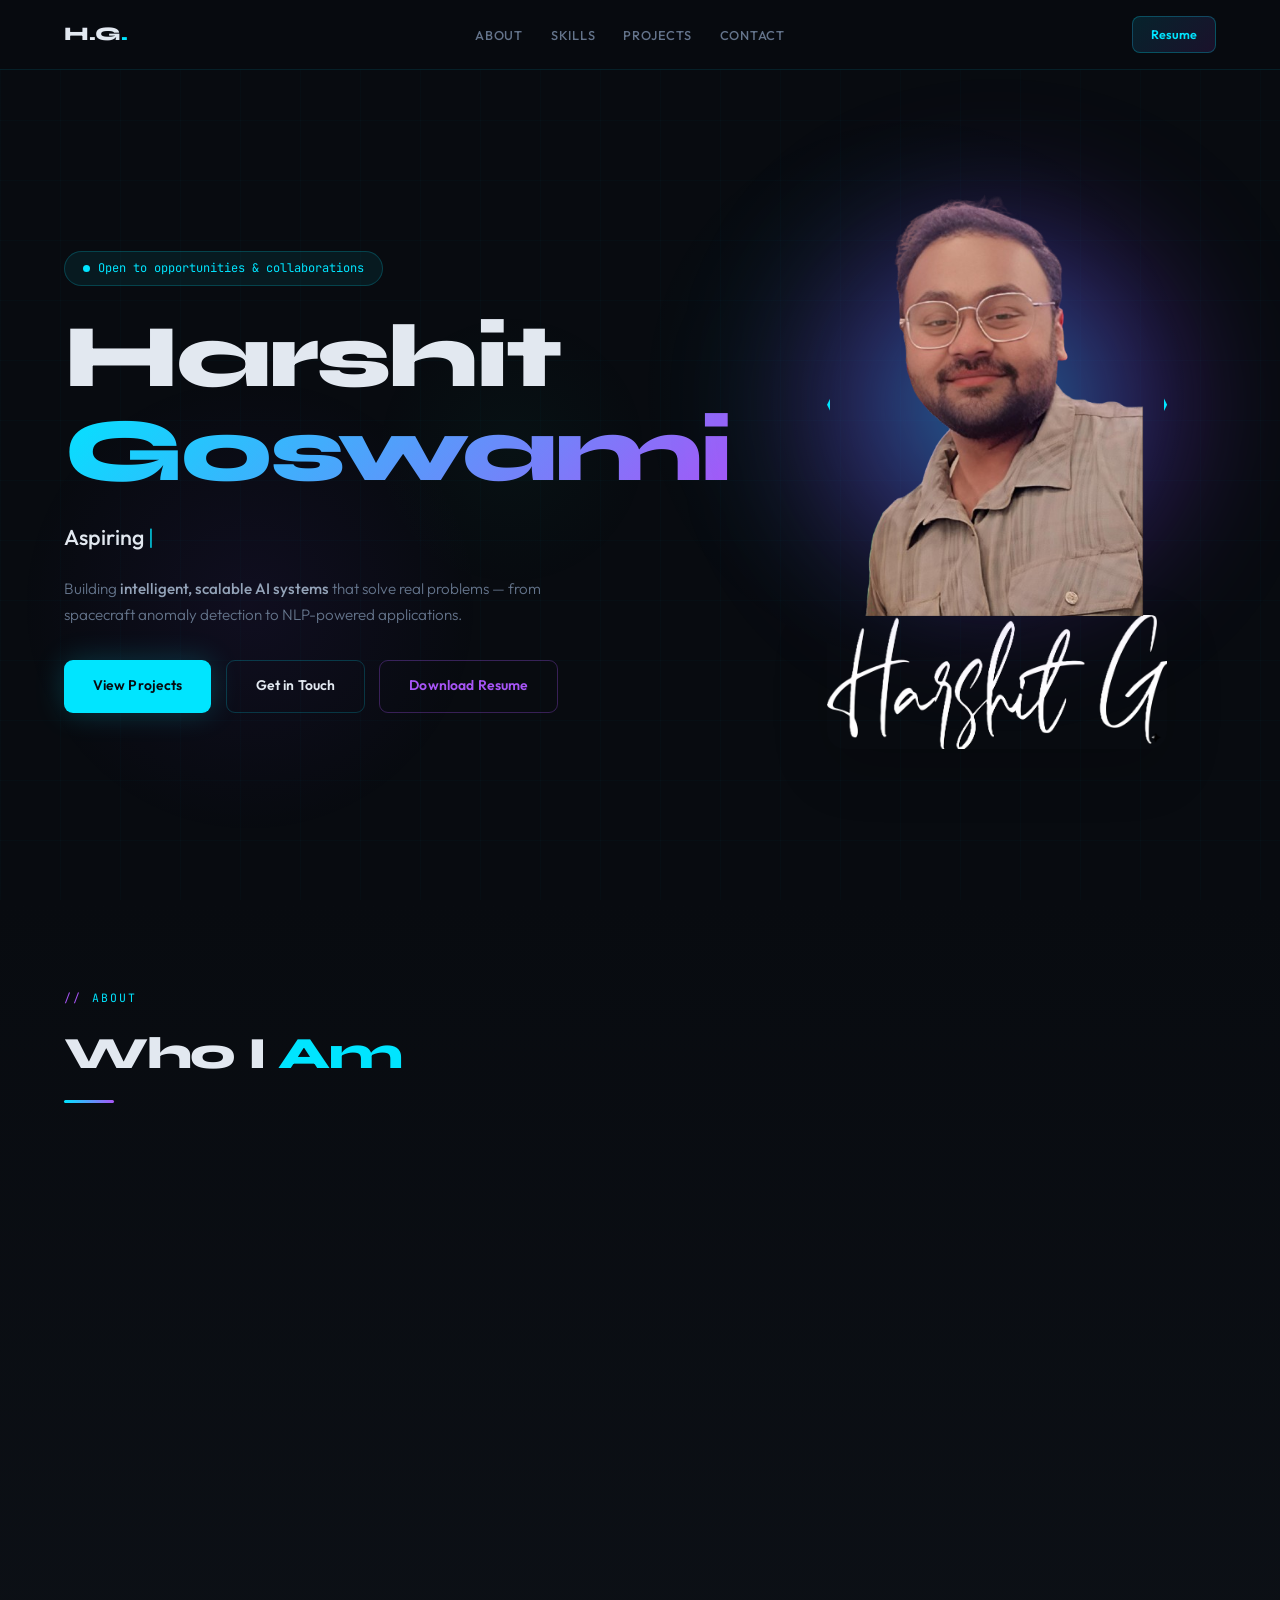
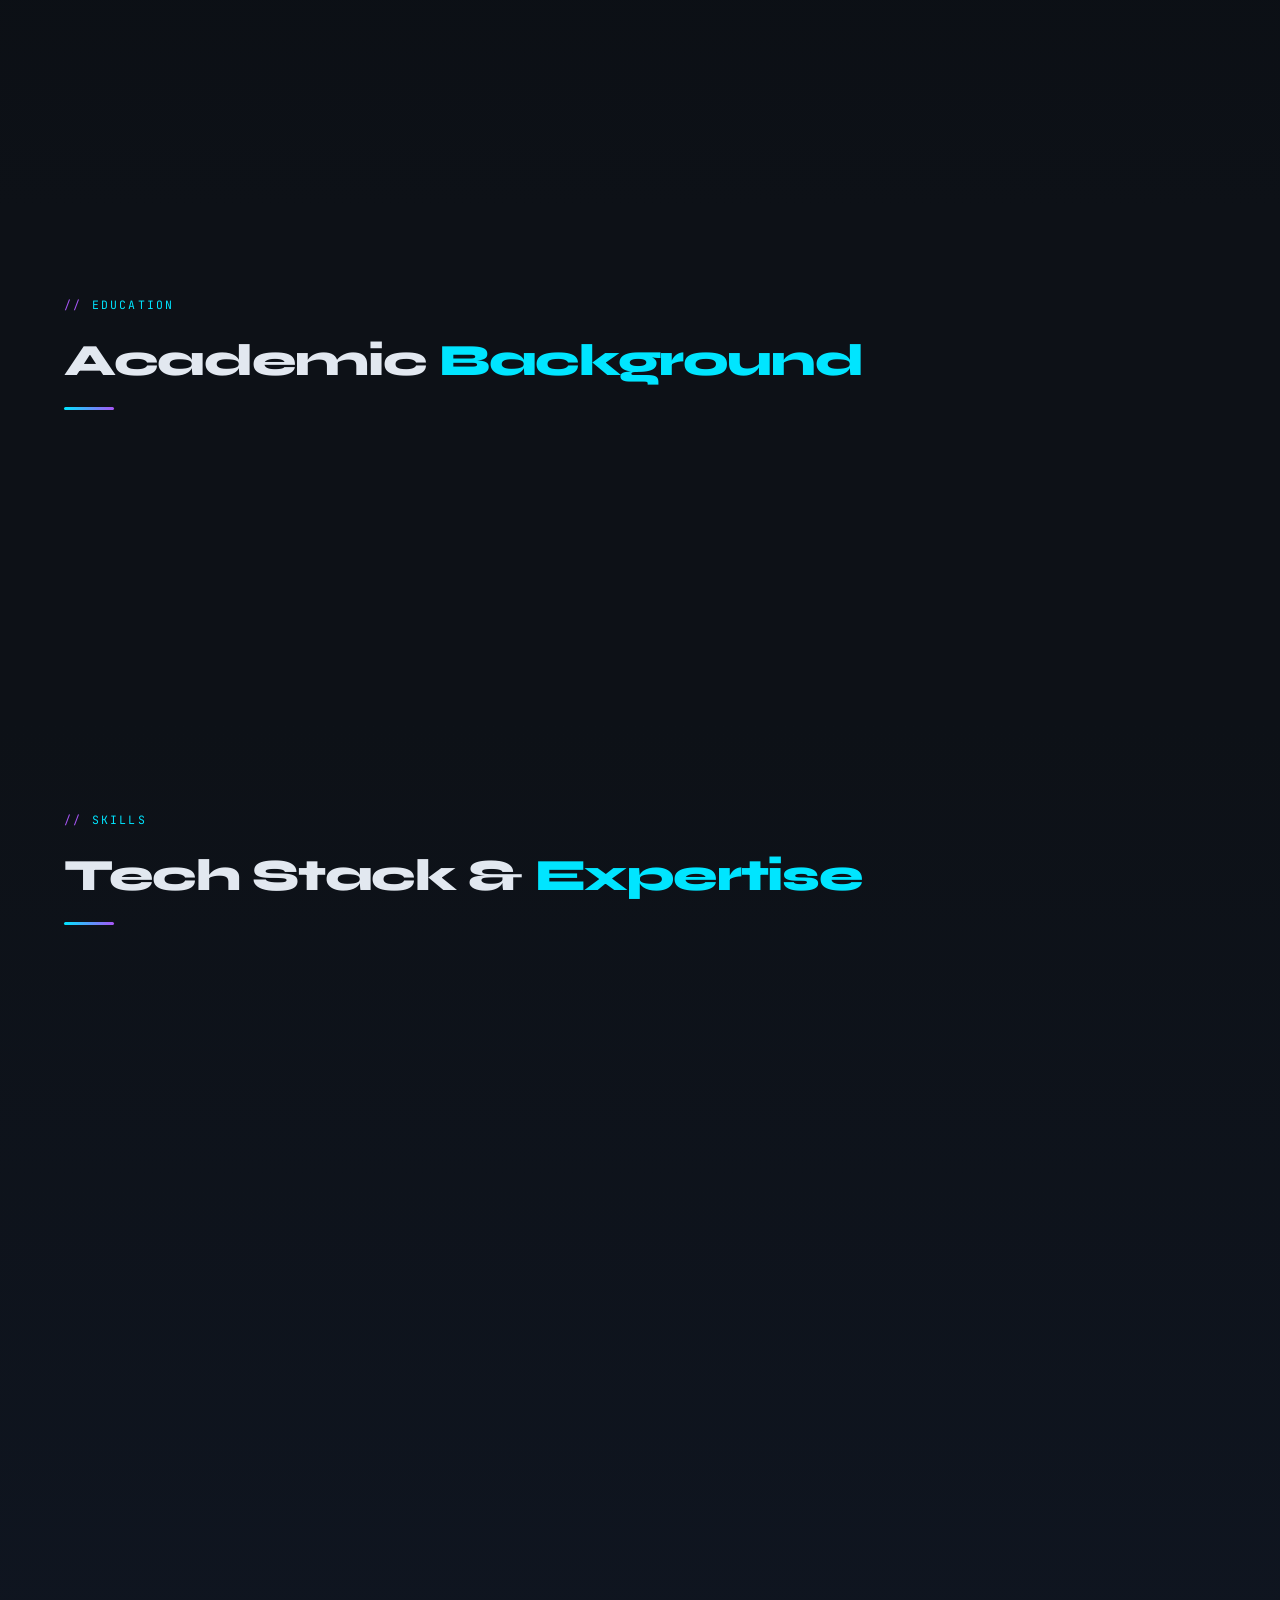
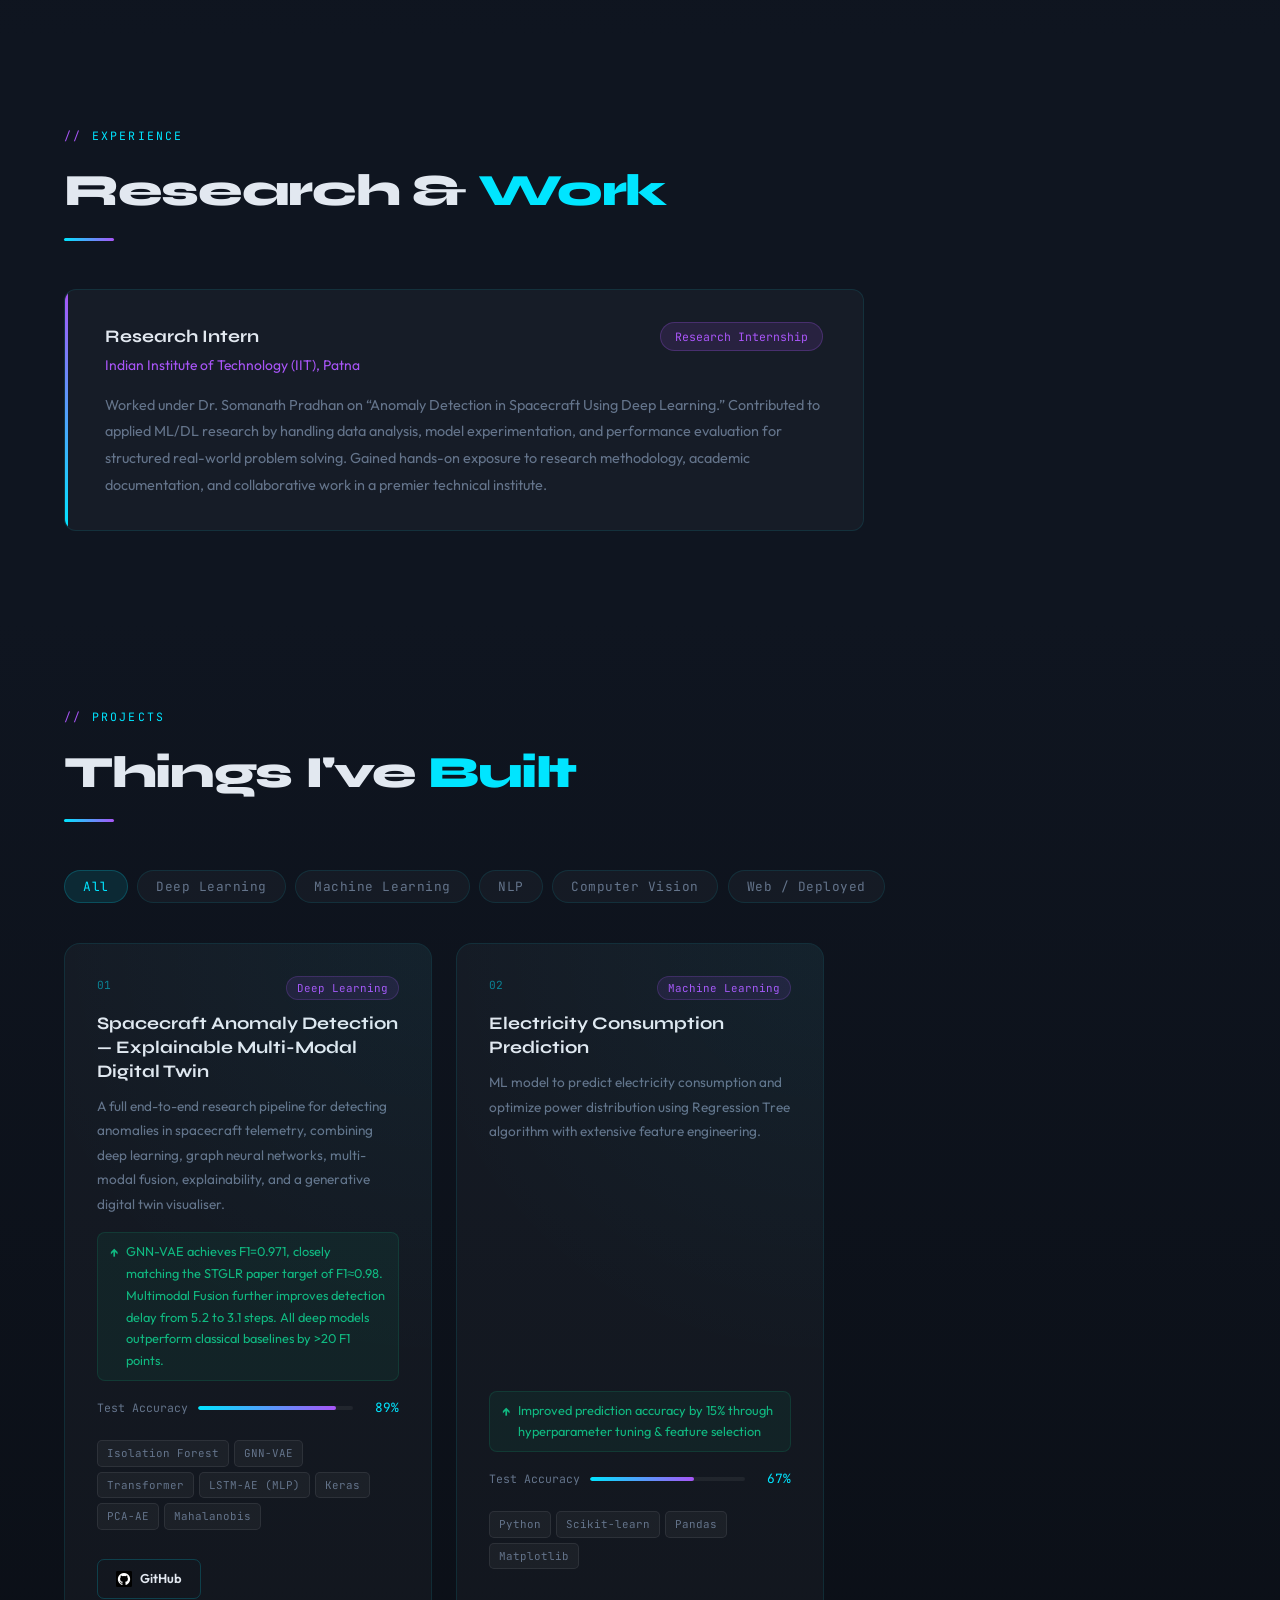
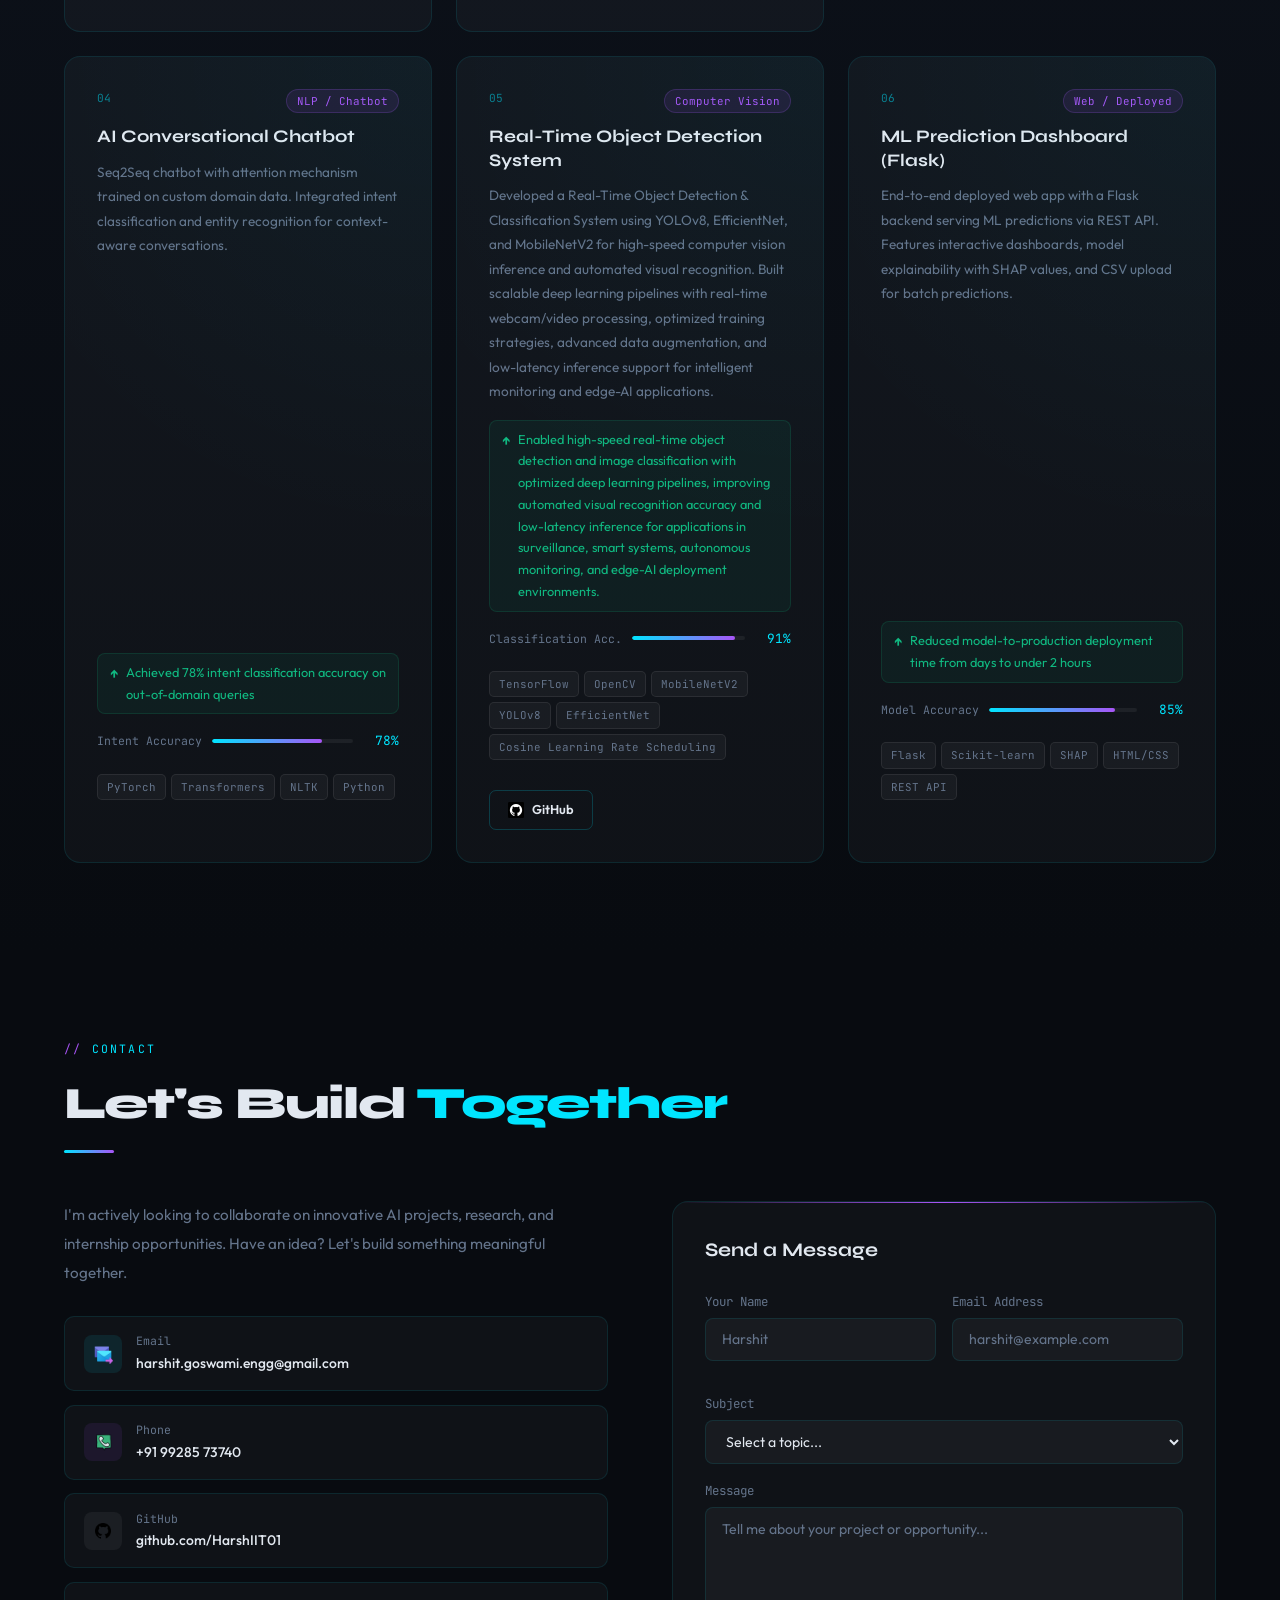
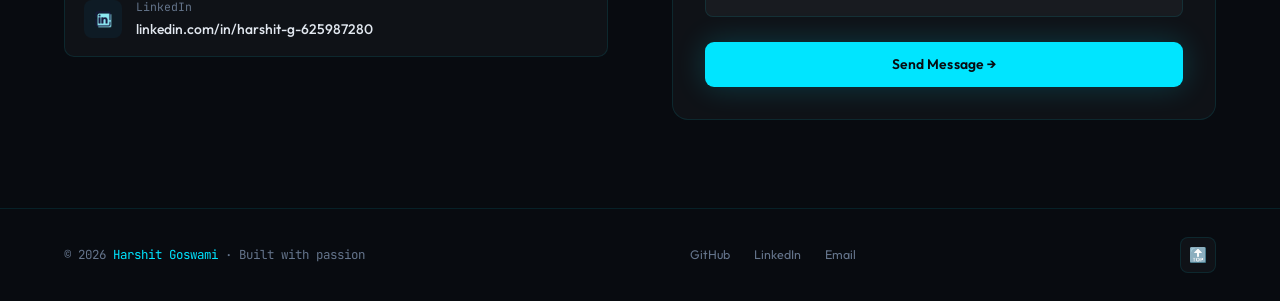
<file: index.html>
<!DOCTYPE html>
<html lang="en">
<head>
  <meta charset="UTF-8" />
  <meta name="viewport" content="width=device-width, initial-scale=1.0" />
  <meta name="description" content="Harshit Goswami — AI/ML Engineer & Builder. B.Tech AI at VIT Chennai, IIT Patna Research Intern. Specializing in Deep Learning, NLP, Computer Vision." />
  <meta name="keywords" content="Harshit Goswami, AI Engineer, ML Engineer, Deep Learning, NLP, VIT Chennai, IIT Patna, Python, TensorFlow, Portfolio" />
  <meta name="author" content="Harshit Goswami" />
  <meta property="og:title" content="Harshit Goswami — AI/ML Engineer" />
  <meta property="og:description" content="AI/ML Engineer specializing in Deep Learning, NLP, and Explainable AI | Research Intern at IIT Patna building intelligent systems for real-world applications." />
  <meta property="og:type" content="website" />
  <link rel="icon" href="data:image/svg+xml,<svg xmlns='http://www.w3.org/2000/svg' viewBox='0 0 100 100'><rect width='100' height='100' rx='20' fill='%23080b10'/><text y='72' x='12' font-size='70' font-family='monospace' fill='%2300e5ff' font-weight='bold'>H</text></svg>" />
  <title>Harshit Goswami — AI/ML Engineer</title>

  <!-- Google Fonts -->
  <link rel="preconnect" href="https://fonts.googleapis.com" />
  <link rel="preconnect" href="https://fonts.gstatic.com" crossorigin />
  <link href="https://fonts.googleapis.com/css2?family=Syne:wght@400;600;700;800&family=JetBrains+Mono:wght@300;400;500&family=Outfit:wght@300;400;500;600&display=swap" rel="stylesheet" />

  <!-- Stylesheet -->
  <link rel="stylesheet" href="assets/css/style.css" />
</head>
<body>

  <!-- ══ PRELOADER ══ -->
  <div id="preloader">
    <div class="pre-logo">Harsh_IIT<span>.</span></div>
    <div class="pre-tagline">Initializing portfolio...</div>
    <div class="pre-bar-wrap"><div class="pre-bar-fill" id="preBar"></div></div>
    <div class="pre-percent" id="prePercent">0%</div>
  </div>

  <!-- ══ NAVIGATION ══ -->
  <nav id="navbar">
    <a href="#hero" class="logo">H.G<span>.</span></a>
    <ul class="nav-center" id="navLinks">
      <li><a href="#about">About</a></li>
      <li><a href="#skills">Skills</a></li>
      <li><a href="#projects">Projects</a></li>
      <!-- <li><a href="#blog">Blog</a></li> -->
      <!-- <li><a href="#ai-feature">AI Demo</a></li> -->
      <li><a href="#contact">Contact</a></li>
    </ul>
    <a href="#" class="nav-resume" onclick="downloadResume(event)">Resume</a>
    <div class="hamburger" onclick="toggleMobileNav()" id="hamburger" aria-label="Toggle navigation menu">
      <span></span><span></span><span></span>
    </div>
  </nav>

  <!-- ══ HERO SECTION ══ -->
  <section id="hero">
    <div class="hero-glow g1"></div>
    <div class="hero-glow g2"></div>
    <div class="hero-glow g3"></div>

    <div class="hero-container">
      <!-- LEFT CONTENT -->
      <div class="hero-left">
        <div class="hero-badge"><span class="dot-pulse"></span>Open to opportunities &amp; collaborations</div>
        <h1 class="hero-name">Harshit<br /><span class="accent">Goswami</span></h1>
        <div class="hero-typing-wrap">
          <span class="hero-typing-text" id="typingText"></span><span class="cursor-blink">|</span>
        </div>
        <p class="hero-sub">Building <strong>intelligent, scalable AI systems</strong> that solve real problems — from spacecraft anomaly detection to NLP-powered applications.</p>
        <div class="hero-cta">
          <a href="#projects" class="btn btn-cyan">View Projects</a>
          <a href="#contact" class="btn btn-outline">Get in Touch</a>
          <a href="#" class="btn btn-purple" onclick="downloadResume(event)">Download Resume</a>
        </div>
      </div>

      <!-- RIGHT IMAGE -->
      <div class="hero-right">
        <div class="hero-3d-wrapper">
          <div class="hero-3d-glow"></div>
          <!-- HEX FRAME -->
          <div class="hero-hex-border"></div>
          <!-- HERO AVATAR -->
          <img class="hero-img" src="assets/images/harshit-hero.png" alt="Harshit Goswami" />
        </div>
        <div class="hero-secondary-img-wrap">
          <img class="hero-img-secondary" src="assets/images/harshit-secondary.png" alt="Harshit Goswami" />
        </div>
      </div>
    </div>
  </section>

  <!-- ══ ABOUT SECTION ══ -->
  <section id="about">
    <div class="sec-label">About</div>
    <h2 class="sec-title">Who I <span class="hl">Am</span></h2>
    <div class="sec-line"></div>
    <div class="about-grid">
      <div class="about-card reveal">
        <div class="avatar">HG</div>
        <div class="avatar-name">Harshit Goswami</div>
        <div class="avatar-role">Aspiring AI/ML Engineer</div>
        <div class="about-row"><span class="ri">📍</span><span>Chennai, Tamil Nadu</span></div>
        <div class="about-row"><span class="ri">🎓</span><span>B.Tech CSE (AIML) — Class of 2027</span></div>
        <div class="about-row"><span class="ri">🔬</span><span>Research Intern @ IIT Patna</span></div>
        <div class="about-row"><span class="ri">✉️</span><span>harshit.goswami.engg@gmail.com</span></div>
        <div class="about-row"><span class="ri">🤝</span><span>Open to internships &amp; collaboration</span></div>
        <br />
        <a href="https://github.com/HarshIIT01" target="_blank" rel="noopener noreferrer" class="btn btn-sm btn-outline" style="width:100%;justify-content:center">
          <img src="assets/icons/github.png" alt="GitHub" />View GitHub
        </a>
      </div>
      <div class="about-bio reveal">
        <p>I'm an AI/ML enthusiast and builder currently pursuing my B.Tech in Artificial Intelligence at Vellore Institute of Technology, Chennai. I focus on creating intelligent, scalable systems that solve real-world problems — not just models, but complete solutions that deliver real impact.</p>
        <p>My work spans machine learning, deep learning, and applied AI, where I've built projects ranging from anomaly detection systems to NLP-powered applications. I enjoy working at the intersection of data, algorithms, and product thinking — turning ideas into deployable, user-focused solutions.</p>
        <p>What drives me is the potential of AI to transform industries and everyday life. I'm constantly experimenting, learning, and building — with a strong belief in shipping fast, iterating smarter, and solving meaningful problems. I completed a research internship at IIT Patna, where I strengthened my understanding of applied ML research methodologies.</p>
        <p>I'm actively looking to collaborate on innovative AI projects and opportunities where I can contribute, learn, and grow as a developer and problem solver.</p>
      </div>
    </div>
  </section>

  <!-- ══ EDUCATION SECTION ══ -->
  <section id="education">
    <div class="sec-label">Education</div>
    <h2 class="sec-title">Academic <span class="hl">Background</span></h2>
    <div class="sec-line"></div>
    <div class="edu-card reveal">
      <div class="edu-icon">🎓</div>
      <div>
        <div class="edu-deg">B.Tech. in Computer Science — Artificial Intelligence &amp; Machine Learning</div>
        <div class="edu-inst">Vellore Institute of Technology (VIT), Chennai</div>
        <div class="edu-year">2023 – 2027 · Expected Graduation</div>
      </div>
    </div>
  </section>

  <!-- ══ SKILLS SECTION ══ -->
  <section id="skills">
    <div class="sec-label">Skills</div>
    <h2 class="sec-title">Tech Stack &amp; <span class="hl">Expertise</span></h2>
    <div class="sec-line"></div>
    <div class="skills-grid">
      <div class="skill-cat reveal">
        <div class="skill-cat-hd">Programming Languages</div>
        <div class="skill-bar-row"><span class="skill-name">Python</span><div class="skill-bar"><div class="skill-fill" data-w="92"></div></div><span class="skill-lvl">Advanced</span></div>
        <div class="skill-bar-row"><span class="skill-name">C / C++</span><div class="skill-bar"><div class="skill-fill" data-w="72"></div></div><span class="skill-lvl">Intermediate</span></div>
        <div class="skill-bar-row"><span class="skill-name">Java</span><div class="skill-bar"><div class="skill-fill" data-w="65"></div></div><span class="skill-lvl">Intermediate</span></div>
        <div class="skill-bar-row"><span class="skill-name">Web Dev</span><div class="skill-bar"><div class="skill-fill" data-w="89"></div></div><span class="skill-lvl">Advance</span></div>
      </div>
      <div class="skill-cat reveal">
        <div class="skill-cat-hd">Machine Learning/Deep Learning</div>
        <div class="skill-bar-row"><span class="skill-name">TensorFlow</span><div class="skill-bar"><div class="skill-fill" data-w="82"></div></div><span class="skill-lvl">Advanced</span></div>
        <div class="skill-bar-row"><span class="skill-name">PyTorch</span><div class="skill-bar"><div class="skill-fill" data-w="70"></div></div><span class="skill-lvl">Intermediate</span></div>
        <div class="skill-bar-row"><span class="skill-name">Scikit-learn</span><div class="skill-bar"><div class="skill-fill" data-w="85"></div></div><span class="skill-lvl">Advanced</span></div>
        <div class="skill-bar-row"><span class="skill-name">XGBoost</span><div class="skill-bar"><div class="skill-fill" data-w="61"></div></div><span class="skill-lvl">Intermediate</span></div>
        <div class="skill-bar-row"><span class="skill-name">Keras</span><div class="skill-bar"><div class="skill-fill" data-w="78"></div></div><span class="skill-lvl">Advanced</span></div>
      </div>
      <div class="skill-cat reveal">
        <div class="skill-cat-hd">Data Science</div>
        <div class="skill-bar-row"><span class="skill-name">Pandas</span><div class="skill-bar"><div class="skill-fill" data-w="88"></div></div><span class="skill-lvl">Advanced</span></div>
        <div class="skill-bar-row"><span class="skill-name">NumPy</span><div class="skill-bar"><div class="skill-fill" data-w="88"></div></div><span class="skill-lvl">Advanced</span></div>
        <div class="skill-bar-row"><span class="skill-name">Matplotlib</span><div class="skill-bar"><div class="skill-fill" data-w="80"></div></div><span class="skill-lvl">Advanced</span></div>
        <div class="skill-bar-row"><span class="skill-name">Transformers</span><div class="skill-bar"><div class="skill-fill" data-w="51"></div></div><span class="skill-lvl">Beginner+</span></div>
      </div>
      <div class="skill-cat reveal">
        <div class="skill-cat-hd">Web &amp; Deployment</div>
        <div class="skill-bar-row"><span class="skill-name">Flask</span><div class="skill-bar"><div class="skill-fill" data-w="70"></div></div><span class="skill-lvl">Intermediate</span></div>
        <div class="skill-bar-row"><span class="skill-name">HTML / CSS / JS</span><div class="skill-bar"><div class="skill-fill" data-w="60"></div></div><span class="skill-lvl">Beginner+</span></div>
        <div class="skill-bar-row"><span class="skill-name">Git / GitHub</span><div class="skill-bar"><div class="skill-fill" data-w="80"></div></div><span class="skill-lvl">Advanced</span></div>
      </div>
      <div class="skill-cat reveal">
        <div class="skill-cat-hd">Databases</div>
        <div class="skill-bar-row"><span class="skill-name">MySQL</span><div class="skill-bar"><div class="skill-fill" data-w="68"></div></div><span class="skill-lvl">Intermediate</span></div>
        <div class="skill-bar-row"><span class="skill-name">MongoDB</span><div class="skill-bar"><div class="skill-fill" data-w="55"></div></div><span class="skill-lvl">Beginner+</span></div>
        <div class="skill-bar-row"><span class="skill-name">DynamoDB</span><div class="skill-bar"><div class="skill-fill" data-w="42"></div></div><span class="skill-lvl">Beginner</span></div>
        <div class="skill-bar-row"><span class="skill-name">PostgreSQL</span><div class="skill-bar"><div class="skill-fill" data-w="59"></div></div><span class="skill-lvl">Beginner+</span></div>
      </div>
      <div class="skill-cat reveal">
        <div class="skill-cat-hd">Specialized Areas</div>
        <div class="skill-bar-row"><span class="skill-name">NLP</span><div class="skill-bar"><div class="skill-fill" data-w="72"></div></div><span class="skill-lvl">Intermediate</span></div>
        <div class="skill-bar-row"><span class="skill-name">Computer Vision</span><div class="skill-bar"><div class="skill-fill" data-w="75"></div></div><span class="skill-lvl">Intermediate</span></div>
        <div class="skill-bar-row"><span class="skill-name">Anomaly Detection</span><div class="skill-bar"><div class="skill-fill" data-w="85"></div></div><span class="skill-lvl">Advanced</span></div>
        <div class="skill-bar-row"><span class="skill-name">Agentic AI</span><div class="skill-bar"><div class="skill-fill" data-w="27"></div></div><span class="skill-lvl">Emerging</span></div>
        <div class="skill-bar-row"><span class="skill-name">Explainable AI</span><div class="skill-bar"><div class="skill-fill" data-w="81"></div></div><span class="skill-lvl">Advanced</span></div>
      </div>
    </div>
  </section>

  <!-- ══ EXPERIENCE SECTION ══ -->
  <section id="experience">
    <div class="sec-label">Experience</div>
    <h2 class="sec-title">Research &amp; <span class="hl">Work</span></h2>
    <div class="sec-line"></div>
    <div class="exp-card reveal">
      <div class="exp-hd">
        <div>
          <div class="exp-title">Research Intern</div>
          <div class="exp-co">Indian Institute of Technology (IIT), Patna</div>
        </div>
        <span class="exp-badge">Research Internship</span>
      </div>
      <div class="exp-desc">Worked under Dr. Somanath Pradhan on “Anomaly Detection in Spacecraft Using Deep Learning.” Contributed to applied ML/DL research by handling data analysis, model experimentation, and performance evaluation for structured real-world problem solving. Gained hands-on exposure to research methodology, academic documentation, and collaborative work in a premier technical institute.</div>
    </div>
  </section>

  <!-- ══ PROJECTS SECTION ══ -->
  <section id="projects">
    <div class="sec-label">Projects</div>
    <h2 class="sec-title">Things I've <span class="hl">Built</span></h2>
    <div class="sec-line"></div>
    <div class="proj-filters">
      <button class="pf active" data-filter="all">All</button>
      <button class="pf" data-filter="dl">Deep Learning</button>
      <button class="pf" data-filter="ml">Machine Learning</button>
      <button class="pf" data-filter="nlp">NLP</button>
      <button class="pf" data-filter="cv">Computer Vision</button>
      <button class="pf" data-filter="web">Web / Deployed</button>
    </div>

    <div class="proj-grid" id="projGrid">
      <!-- P1 -->
      <div class="proj-card reveal" data-tags="dl" onclick="openModal('p1')">
        <div class="proj-top">
          <span class="proj-num">01</span>
          <span class="proj-cat-tag">Deep Learning</span>
        </div>
        <div class="proj-title">Spacecraft Anomaly Detection — Explainable Multi-Modal Digital Twin</div>
        <div class="proj-desc">A full end-to-end research pipeline for detecting anomalies in spacecraft telemetry, combining deep learning, graph neural networks, multi-modal fusion, explainability, and a generative digital twin visualiser.</div>
        <div class="proj-impact">GNN-VAE achieves F1=0.971, closely matching the STGLR paper target of F1≈0.98. Multimodal Fusion further improves detection delay from 5.2 to 3.1 steps. All deep models outperform classical baselines by &gt;20 F1 points.</div>
        <div class="proj-acc-row">
          <span class="proj-acc-label">Test Accuracy</span>
          <div class="proj-acc-bar"><div class="proj-acc-fill" data-w="89"></div></div>
          <span class="proj-acc-val">89%</span>
        </div>
        <div class="proj-tags">
          <span class="proj-tag">Isolation Forest</span><span class="proj-tag">GNN-VAE</span><span class="proj-tag">Transformer</span><span class="proj-tag">LSTM-AE (MLP)</span><span class="proj-tag">Keras</span><span class="proj-tag">PCA-AE</span><span class="proj-tag">Mahalanobis</span>
        </div>
        <div class="proj-btns" onclick="event.stopPropagation()">
          <a href="https://github.com/HarshIIT01/XAI-SPACECRAFT-ANOMALY-DETECTION-MULTI-MODEL-SYSTEM" target="_blank" rel="noopener noreferrer" class="btn btn-sm btn-outline">
            <img src="assets/icons/github.png" alt="" /> GitHub
          </a>
        </div>
      </div>

      <!-- P2 -->
      <div class="proj-card reveal" data-tags="ml" onclick="openModal('p2')">
        <div class="proj-top">
          <span class="proj-num">02</span>
          <span class="proj-cat-tag">Machine Learning</span>
        </div>
        <div class="proj-title">Electricity Consumption Prediction</div>
        <div class="proj-desc">ML model to predict electricity consumption and optimize power distribution using Regression Tree algorithm with extensive feature engineering.</div>
        <div class="proj-impact">Improved prediction accuracy by 15% through hyperparameter tuning &amp; feature selection</div>
        <div class="proj-acc-row">
          <span class="proj-acc-label">Test Accuracy</span>
          <div class="proj-acc-bar"><div class="proj-acc-fill" data-w="67"></div></div>
          <span class="proj-acc-val">67%</span>
        </div>
        <div class="proj-tags">
          <span class="proj-tag">Python</span><span class="proj-tag">Scikit-learn</span><span class="proj-tag">Pandas</span><span class="proj-tag">Matplotlib</span>
        </div>
        <div class="proj-btns" onclick="event.stopPropagation()">
          <!-- <a href="https://github.com/HarshIIT01" target="_blank" class="btn btn-sm btn-outline"><img src="assets/icons/github.png" alt=""> GitHub</a> -->
        </div>
      </div>

      <!-- P3 -->
      <div class="proj-card reveal" data-tags="nlp" onclick="openModal('p3')">
        <div class="proj-top">
          <span class="proj-num">03</span>
          <span class="proj-cat-tag">NLP</span>
        </div>
        <div class="proj-title">Transliteration Engine</div>
        <div class="proj-desc">Built an AI-powered Hinglish transliteration system using character-level deep learning and sequence modeling for real-time script conversion across Indic and Latin languages, enabling scalable multilingual NLP applications with phonetic-preserving inference and intelligent text preprocessing.</div>
        <div class="proj-impact">Enabled accurate real-time script conversion and improved cross-language accessibility by preserving phonetic pronunciation across Indic and Latin languages, making the system suitable for Hinglish AI assistants, chat platforms, search systems, and regional language applications.</div>
        <div class="proj-acc-row">
          <span class="proj-acc-label">Best Perplexity per Stage</span>
          <div class="proj-acc-bar"><div class="proj-acc-fill" data-w="83"></div></div>
          <span class="proj-acc-val">88.1%</span>
        </div>
        <div class="proj-tags">
          <span class="proj-tag">Python</span><span class="proj-tag">Transformer</span><span class="proj-tag">NLP</span><span class="proj-tag">Seq2Seq</span><span class="proj-tag">REST API</span><span class="proj-tag">PyTorch</span><span class="proj-tag">Flask</span>
        </div>
        <div class="proj-btns" onclick="event.stopPropagation()">
          <a href="https://github.com/HarshIIT01/Transliteration-Engire" target="_blank" rel="noopener noreferrer" class="btn btn-sm btn-outline">
            <img src="assets/icons/github.png" alt="" /> GitHub
          </a>
        </div>
      </div>

      <!-- P4 -->
      <div class="proj-card reveal" data-tags="nlp" onclick="openModal('p4')">
        <div class="proj-top">
          <span class="proj-num">04</span>
          <span class="proj-cat-tag">NLP / Chatbot</span>
        </div>
        <div class="proj-title">AI Conversational Chatbot</div>
        <div class="proj-desc">Seq2Seq chatbot with attention mechanism trained on custom domain data. Integrated intent classification and entity recognition for context-aware conversations.</div>
        <div class="proj-impact">Achieved 78% intent classification accuracy on out-of-domain queries</div>
        <div class="proj-acc-row">
          <span class="proj-acc-label">Intent Accuracy</span>
          <div class="proj-acc-bar"><div class="proj-acc-fill" data-w="78"></div></div>
          <span class="proj-acc-val">78%</span>
        </div>
        <div class="proj-tags">
          <span class="proj-tag">PyTorch</span><span class="proj-tag">Transformers</span><span class="proj-tag">NLTK</span><span class="proj-tag">Python</span>
        </div>
        <div class="proj-btns" onclick="event.stopPropagation()">
          <!-- <a href="https://github.com/HarshIIT01" target="_blank" class="btn btn-sm btn-outline"><img src="assets/icons/github.png" alt=""> GitHub</a> -->
        </div>
      </div>

      <!-- P5 -->
      <div class="proj-card reveal" data-tags="cv" onclick="openModal('p5')">
        <div class="proj-top">
          <span class="proj-num">05</span>
          <span class="proj-cat-tag">Computer Vision</span>
        </div>
        <div class="proj-title">Real-Time Object Detection System</div>
        <div class="proj-desc">Developed a Real-Time Object Detection &amp; Classification System using YOLOv8, EfficientNet, and MobileNetV2 for high-speed computer vision inference and automated visual recognition. Built scalable deep learning pipelines with real-time webcam/video processing, optimized training strategies, advanced data augmentation, and low-latency inference support for intelligent monitoring and edge-AI applications.</div>
        <div class="proj-impact">Enabled high-speed real-time object detection and image classification with optimized deep learning pipelines, improving automated visual recognition accuracy and low-latency inference for applications in surveillance, smart systems, autonomous monitoring, and edge-AI deployment environments.</div>
        <div class="proj-acc-row">
          <span class="proj-acc-label">Classification Acc.</span>
          <div class="proj-acc-bar"><div class="proj-acc-fill" data-w="91"></div></div>
          <span class="proj-acc-val">91%</span>
        </div>
        <div class="proj-tags">
          <span class="proj-tag">TensorFlow</span><span class="proj-tag">OpenCV</span><span class="proj-tag">MobileNetV2</span><span class="proj-tag">YOLOv8</span><span class="proj-tag">EfficientNet</span><span class="proj-tag">Cosine Learning Rate Scheduling</span>
        </div>
        <div class="proj-btns" onclick="event.stopPropagation()">
          <a href="https://github.com/HarshIIT01/Real-Time-Object-Detection-Classification-System" target="_blank" rel="noopener noreferrer" class="btn btn-sm btn-outline">
            <img src="assets/icons/github.png" alt="" /> GitHub
          </a>
        </div>
      </div>

      <!-- P6 -->
      <div class="proj-card reveal" data-tags="web" onclick="openModal('p6')">
        <div class="proj-top">
          <span class="proj-num">06</span>
          <span class="proj-cat-tag">Web / Deployed</span>
        </div>
        <div class="proj-title">ML Prediction Dashboard (Flask)</div>
        <div class="proj-desc">End-to-end deployed web app with a Flask backend serving ML predictions via REST API. Features interactive dashboards, model explainability with SHAP values, and CSV upload for batch predictions.</div>
        <div class="proj-impact">Reduced model-to-production deployment time from days to under 2 hours</div>
        <div class="proj-acc-row">
          <span class="proj-acc-label">Model Accuracy</span>
          <div class="proj-acc-bar"><div class="proj-acc-fill" data-w="85"></div></div>
          <span class="proj-acc-val">85%</span>
        </div>
        <div class="proj-tags">
          <span class="proj-tag">Flask</span><span class="proj-tag">Scikit-learn</span><span class="proj-tag">SHAP</span><span class="proj-tag">HTML/CSS</span><span class="proj-tag">REST API</span>
        </div>
        <div class="proj-btns" onclick="event.stopPropagation()">
          <!-- <a href="https://github.com/HarshIIT01" target="_blank" class="btn btn-sm btn-outline"><img src="assets/icons/github.png" alt=""> GitHub</a> -->
        </div>
      </div>
    </div>
  </section>

  <!-- ══ CASE STUDY MODAL ══ -->
  <div id="modal-overlay" onclick="closeModal(event)">
    <div class="modal" id="modalContent">
      <button class="modal-close" onclick="closeModalBtn()" aria-label="Close modal">✕</button>
      <div id="modalBody"></div>
    </div>
  </div>

  <!-- ══ BLOG SECTION (OPTIONAL / EXPANDABLE) ══ -->
  <!--
  <section id="blog">
    <div class="sec-label">Blog & Articles</div>
    <h2 class="sec-title">Thoughts &amp; <span class="hl">Insights</span></h2>
    <div class="sec-line"></div>
    <div class="blog-grid">
      <div class="blog-card reveal">
        <span class="blog-tag">Deep Learning</span>
        <div class="blog-title">Understanding CNNs Simply — A Visual Walkthrough</div>
        <div class="blog-excerpt">Convolutional Neural Networks can seem complex, but at their core they do one elegant thing: learn spatial patterns. Here's how filters, pooling, and feature maps actually work.</div>
        <div class="blog-meta">
          <span>5 min read · Apr 2025</span>
          <a href="#" class="blog-read">Read →</a>
        </div>
      </div>
    </div>
  </section>
  -->

  <!-- ══ GITHUB GRAPH (OPTIONAL / EXPANDABLE) ══ -->
  <!--
  <section id="github">
    <div class="sec-label">Open Source</div>
    <h2 class="sec-title">GitHub <span class="hl">Activity</span></h2>
    <div class="sec-line"></div>
    <div class="gh-profile reveal">
      <div class="gh-avatar">📈</div>
      <div>
        <a href="https://github.com/HarshIIT01" target="_blank" rel="noopener noreferrer" class="gh-link">github.com/HarshIIT01</a>
        <div class="gh-sub">Consistently building &amp; committing AI projects</div>
      </div>
    </div>
    <div class="gh-stats-row reveal">
      <div class="gh-stat"><div class="gh-stat-num">6</div><div class="gh-stat-lbl">Repositories</div></div>
      <div class="gh-stat"><div class="gh-stat-num">120+</div><div class="gh-stat-lbl">Contributions</div></div>
      <div class="gh-stat"><div class="gh-stat-num">5+</div><div class="gh-stat-lbl">Stars Earned</div></div>
    </div>
    <div class="gh-graph-wrap reveal">
      <div class="gh-graph-title">Contribution Activity — Last 12 Months</div>
      <canvas id="gh-canvas" width="700" height="100"></canvas>
      <div class="gh-legend">
        <span>Less</span>
        <div class="gh-legend-squares">
          <div class="gh-sq" style="background:#161b22"></div>
          <div class="gh-sq" style="background:#0e4429"></div>
          <div class="gh-sq" style="background:#006d32"></div>
          <div class="gh-sq" style="background:#26a641"></div>
          <div class="gh-sq" style="background:#39d353"></div>
        </div>
        <span>More</span>
      </div>
    </div>
  </section>
  -->

  <!-- ══ AI INTERACTIVE FEATURE (OPTIONAL / EXPANDABLE) ══ -->
  <!--
  <section id="ai-feature">
    <div class="sec-label">Interactive AI Demo</div>
    <h2 class="sec-title">Ask <span class="hl">Harshit's AI</span></h2>
    <div class="sec-line"></div>
    <div class="ai-wrap reveal">
      <p style="color:var(--muted);font-size:0.88rem;margin-bottom:1.25rem">Chat with an AI that knows Harshit's portfolio — ask about projects, skills, or collaboration opportunities.</p>
      <div class="ai-chat" id="aiChat">
        <div class="chat-msg bot">
          <div class="bot-name">Harshit's AI</div>
          Hey! I'm Harshit's portfolio AI. Ask me anything about his projects, skills, experience, or how to collaborate with him!
        </div>
      </div>
      <div class="ai-input-row">
        <input class="ai-input" id="aiInput" placeholder="Ask about projects, skills, or collaboration..." onkeydown="if(event.key==='Enter')sendAIMsg()" />
        <button class="btn btn-cyan btn-sm" onclick="sendAIMsg()">Send →</button>
      </div>
      <div class="ai-suggestions">
        <span class="ai-sug" onclick="quickAsk(this)">What projects has he built?</span>
        <span class="ai-sug" onclick="quickAsk(this)">What are his top skills?</span>
        <span class="ai-sug" onclick="quickAsk(this)">How can I collaborate?</span>
        <span class="ai-sug" onclick="quickAsk(this)">Tell me about his IIT internship</span>
      </div>
    </div>
  </section>
  -->

  <!-- ══ CONTACT SECTION ══ -->
  <section id="contact">
    <div class="sec-label">Contact</div>
    <h2 class="sec-title">Let's Build <span class="hl">Together</span></h2>
    <div class="sec-line"></div>
    <div class="contact-grid">
      <div>
        <p style="color:var(--muted);font-size:0.95rem;margin-bottom:1.75rem;line-height:1.9">I'm actively looking to collaborate on innovative AI projects, research, and internship opportunities. Have an idea? Let's build something meaningful together.</p>
        <div class="contact-links">
          <a href="mailto:harshit.goswami.engg@gmail.com" class="clink email reveal">
            <div class="clink-icon"><img src="assets/icons/email.png" alt="Email" /></div>
            <div><div class="clink-lbl">Email</div><div class="clink-val">harshit.goswami.engg@gmail.com</div></div>
          </a>
          <a href="tel:+919928573740" class="clink phone reveal">
            <div class="clink-icon"><img src="assets/icons/phone.png" alt="Phone" /></div>
            <div><div class="clink-lbl">Phone</div><div class="clink-val">+91 99285 73740</div></div>
          </a>
          <a href="https://github.com/HarshIIT01" target="_blank" rel="noopener noreferrer" class="clink gh reveal">
            <div class="clink-icon"><img src="assets/icons/github-light.png" alt="GitHub" /></div>
            <div><div class="clink-lbl">GitHub</div><div class="clink-val">github.com/HarshIIT01</div></div>
          </a>
          <a href="https://www.linkedin.com/in/harshit-g-625987280/" target="_blank" rel="noopener noreferrer" class="clink li reveal">
            <div class="clink-icon"><img src="assets/icons/linkedin.png" alt="LinkedIn" /></div>
            <div><div class="clink-lbl">LinkedIn</div><div class="clink-val">linkedin.com/in/harshit-g-625987280</div></div>
          </a>
        </div>
      </div>
      <div class="contact-form reveal">
        <div class="form-title">Send a Message</div>
        <div class="form-row">
          <div class="form-group"><label for="fname">Your Name</label><input type="text" placeholder="Harshit" id="fname" /></div>
          <div class="form-group"><label for="femail">Email Address</label><input type="email" placeholder="harshit@example.com" id="femail" /></div>
        </div>
        <div class="form-group">
          <label for="fsubject">Subject</label>
          <select id="fsubject" style="background:rgba(255,255,255,0.04);border:1px solid var(--border);border-radius:8px;padding:0.7rem 1rem;color:var(--text);font-family:'Outfit',sans-serif;font-size:0.88rem;outline:none;width:100%">
            <option value="" style="background:#0d1117">Select a topic...</option>
            <option value="collab" style="background:#0d1117">Project Collaboration</option>
            <option value="intern" style="background:#0d1117">Internship Opportunity</option>
            <option value="research" style="background:#0d1117">Research Partnership</option>
            <option value="other" style="background:#0d1117">Other</option>
          </select>
        </div>
        <div class="form-group"><label for="fmessage">Message</label><textarea id="fmessage" placeholder="Tell me about your project or opportunity..."></textarea></div>
        <button class="btn btn-cyan" style="width:100%;justify-content:center" onclick="submitForm()">Send Message →</button>
        <div class="form-success" id="formSuccess">Message sent! Harshit will get back to you within 24 hours.</div>
      </div>
    </div>
  </section>

  <!-- ══ FOOTER ══ -->
  <footer>
    <div class="foot-copy">&copy; 2026 <span>Harshit Goswami</span> · Built with passion</div>
    <div class="foot-links">
      <a href="https://github.com/HarshIIT01" target="_blank" rel="noopener noreferrer">GitHub</a>
      <a href="https://www.linkedin.com/in/harshit-g-625987280/" target="_blank" rel="noopener noreferrer">LinkedIn</a>
      <a href="mailto:harshit.goswami.engg@gmail.com">Email</a>
    </div>
    <a href="#hero" class="back-top" title="Back to top">🔝</a>
  </footer>

  <!-- Main JavaScript -->
  <script src="assets/js/main.js"></script>
</body>
</html>
</file>
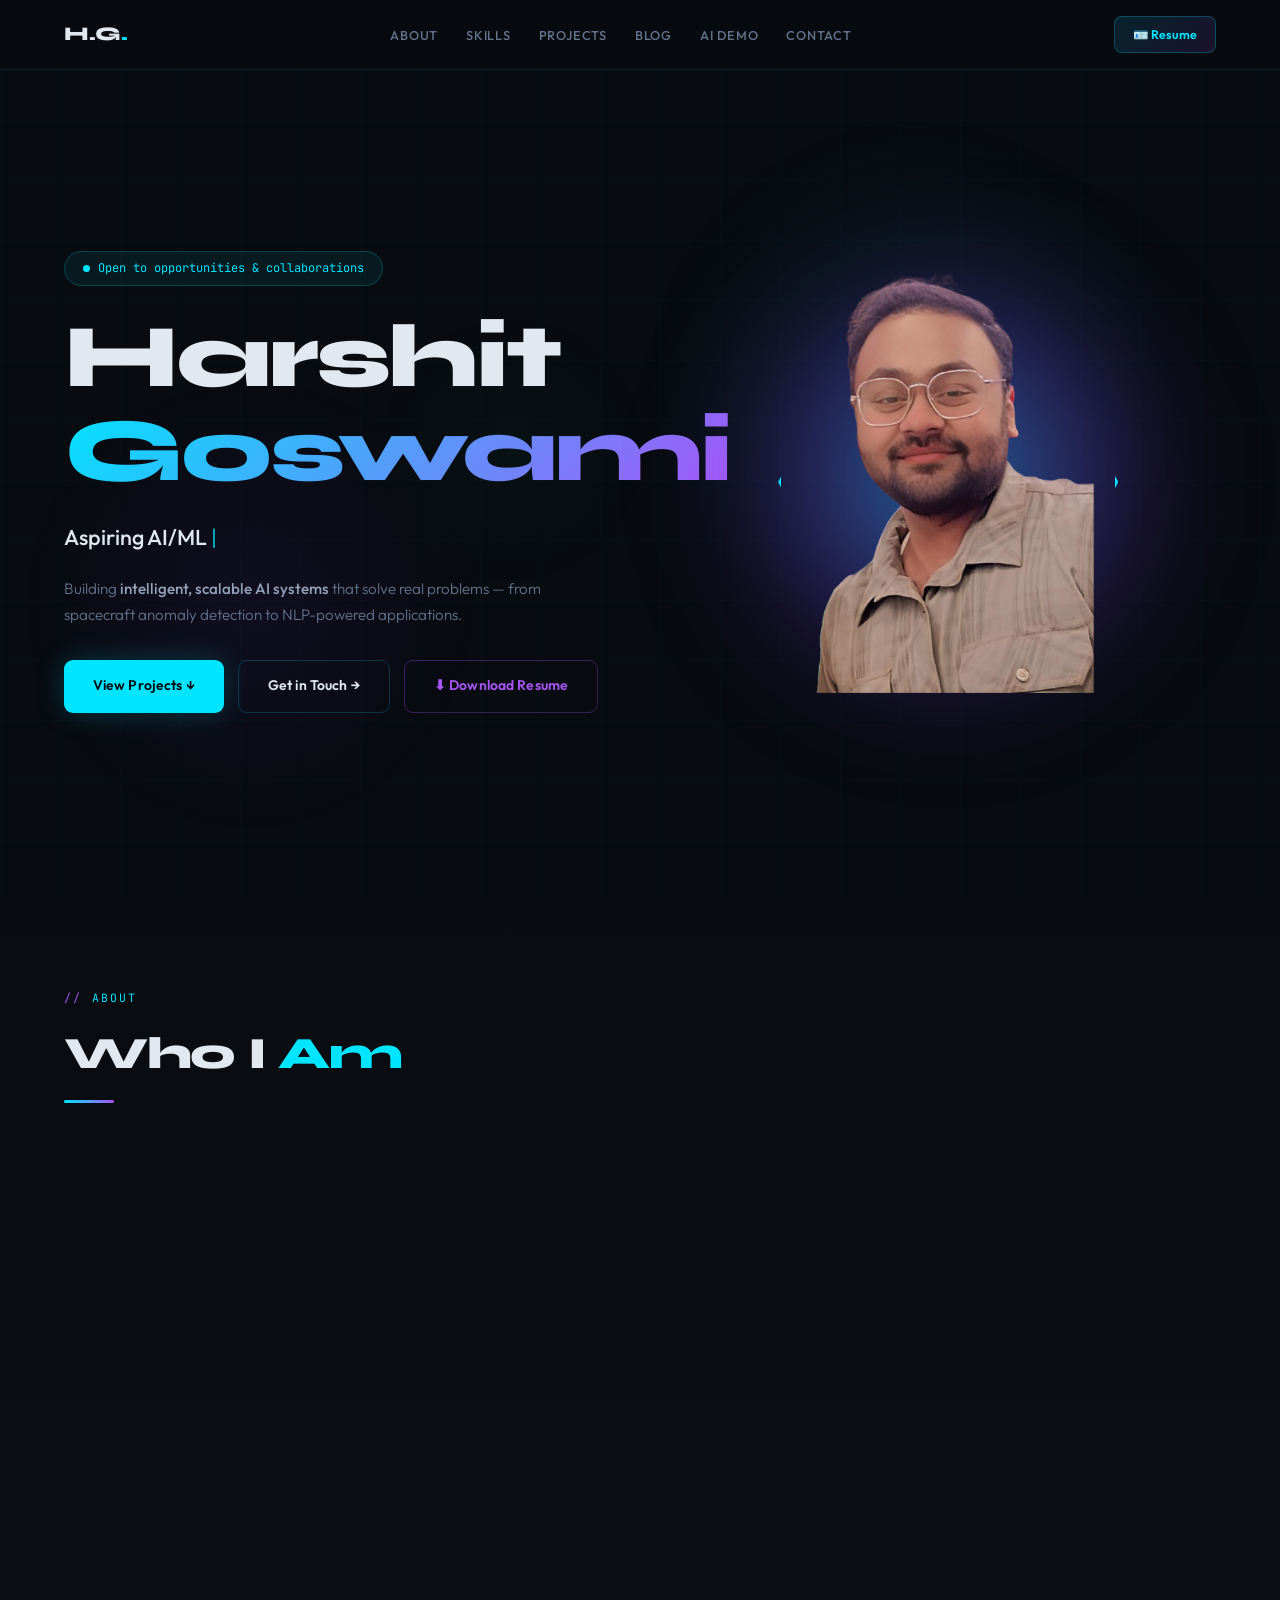
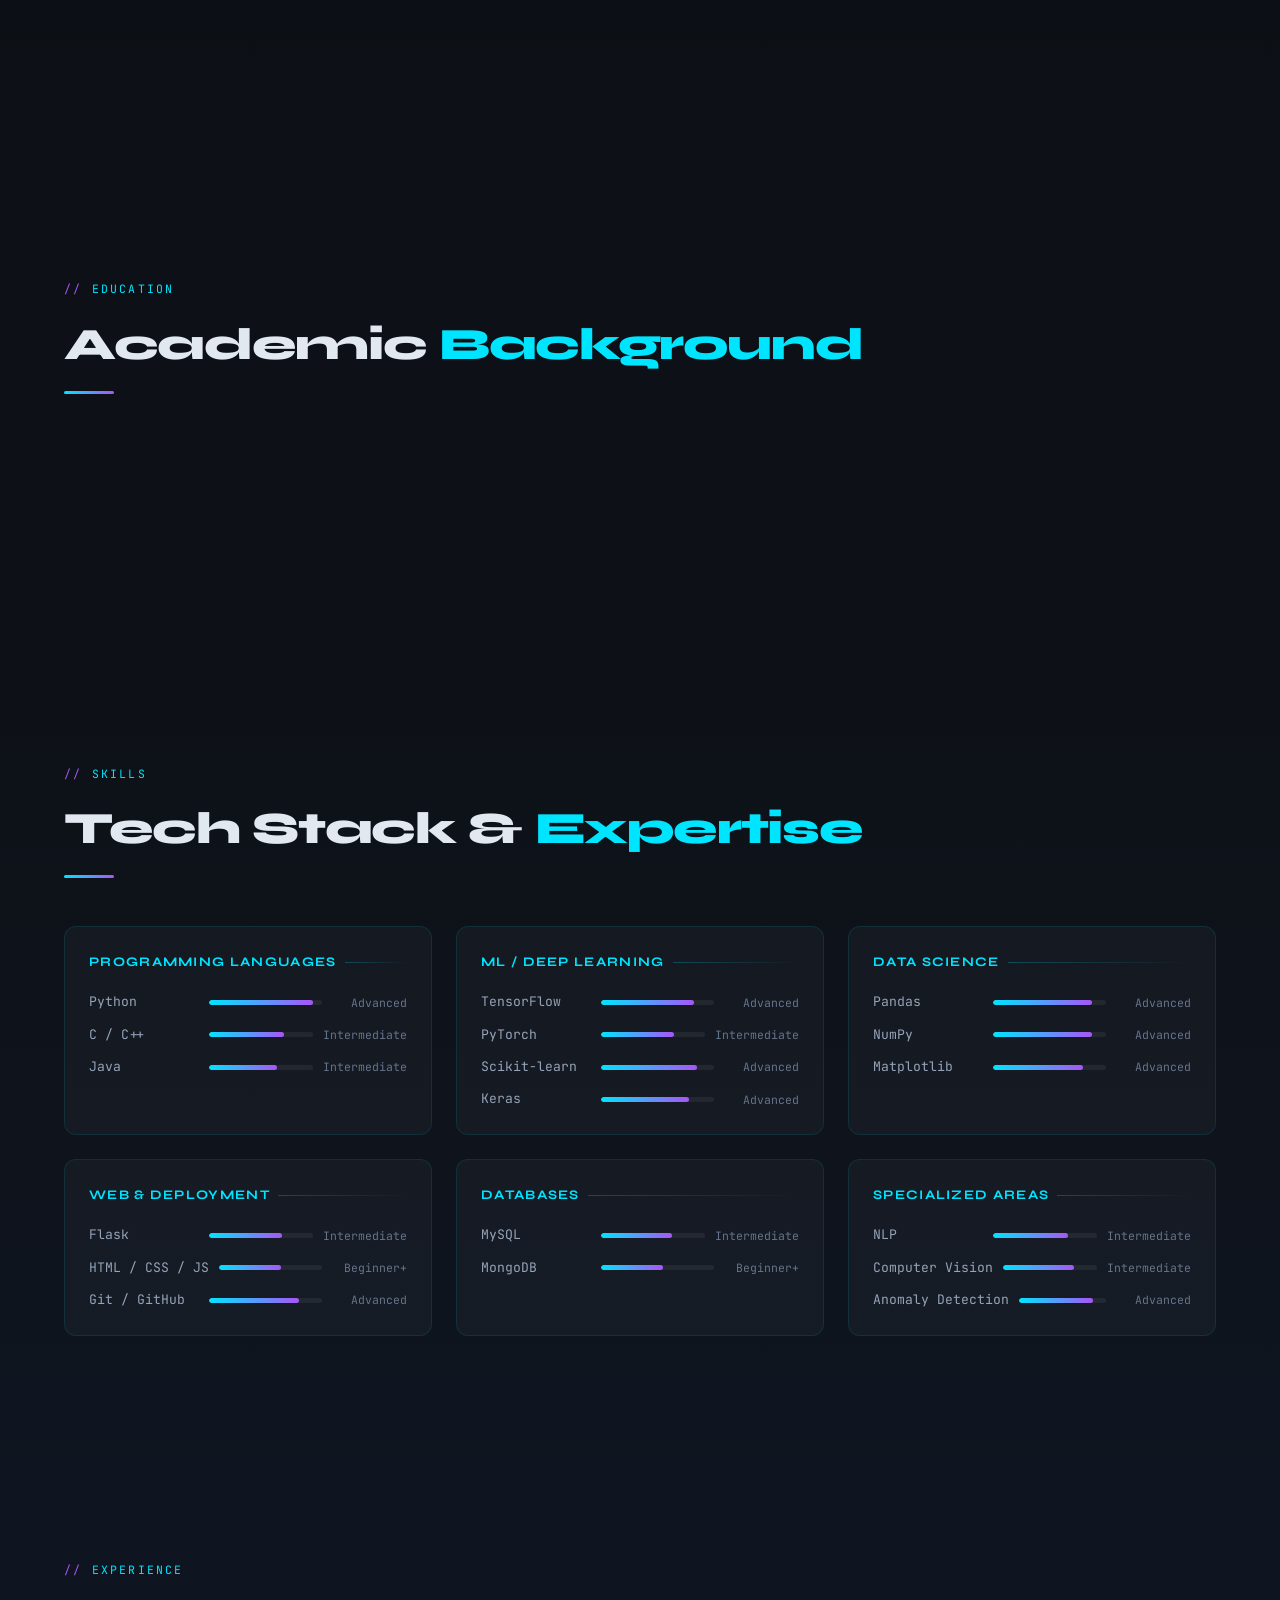
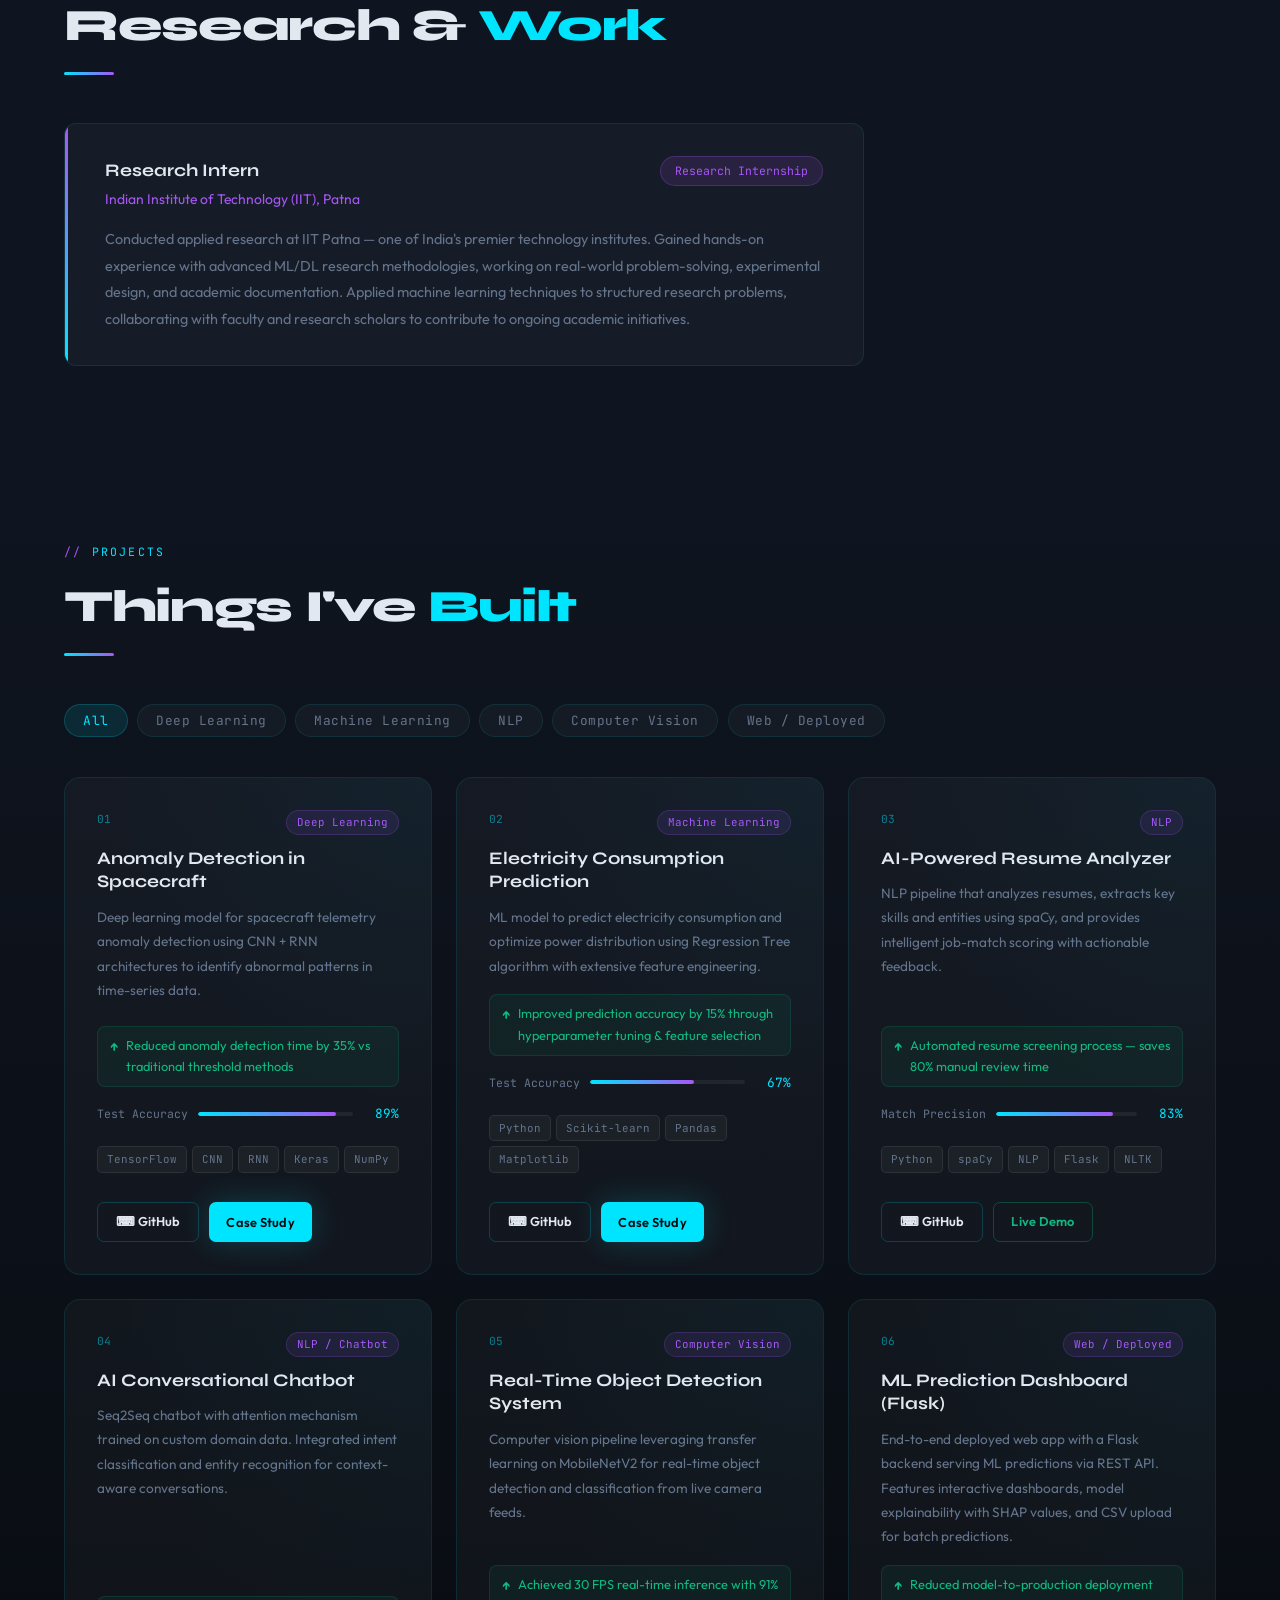
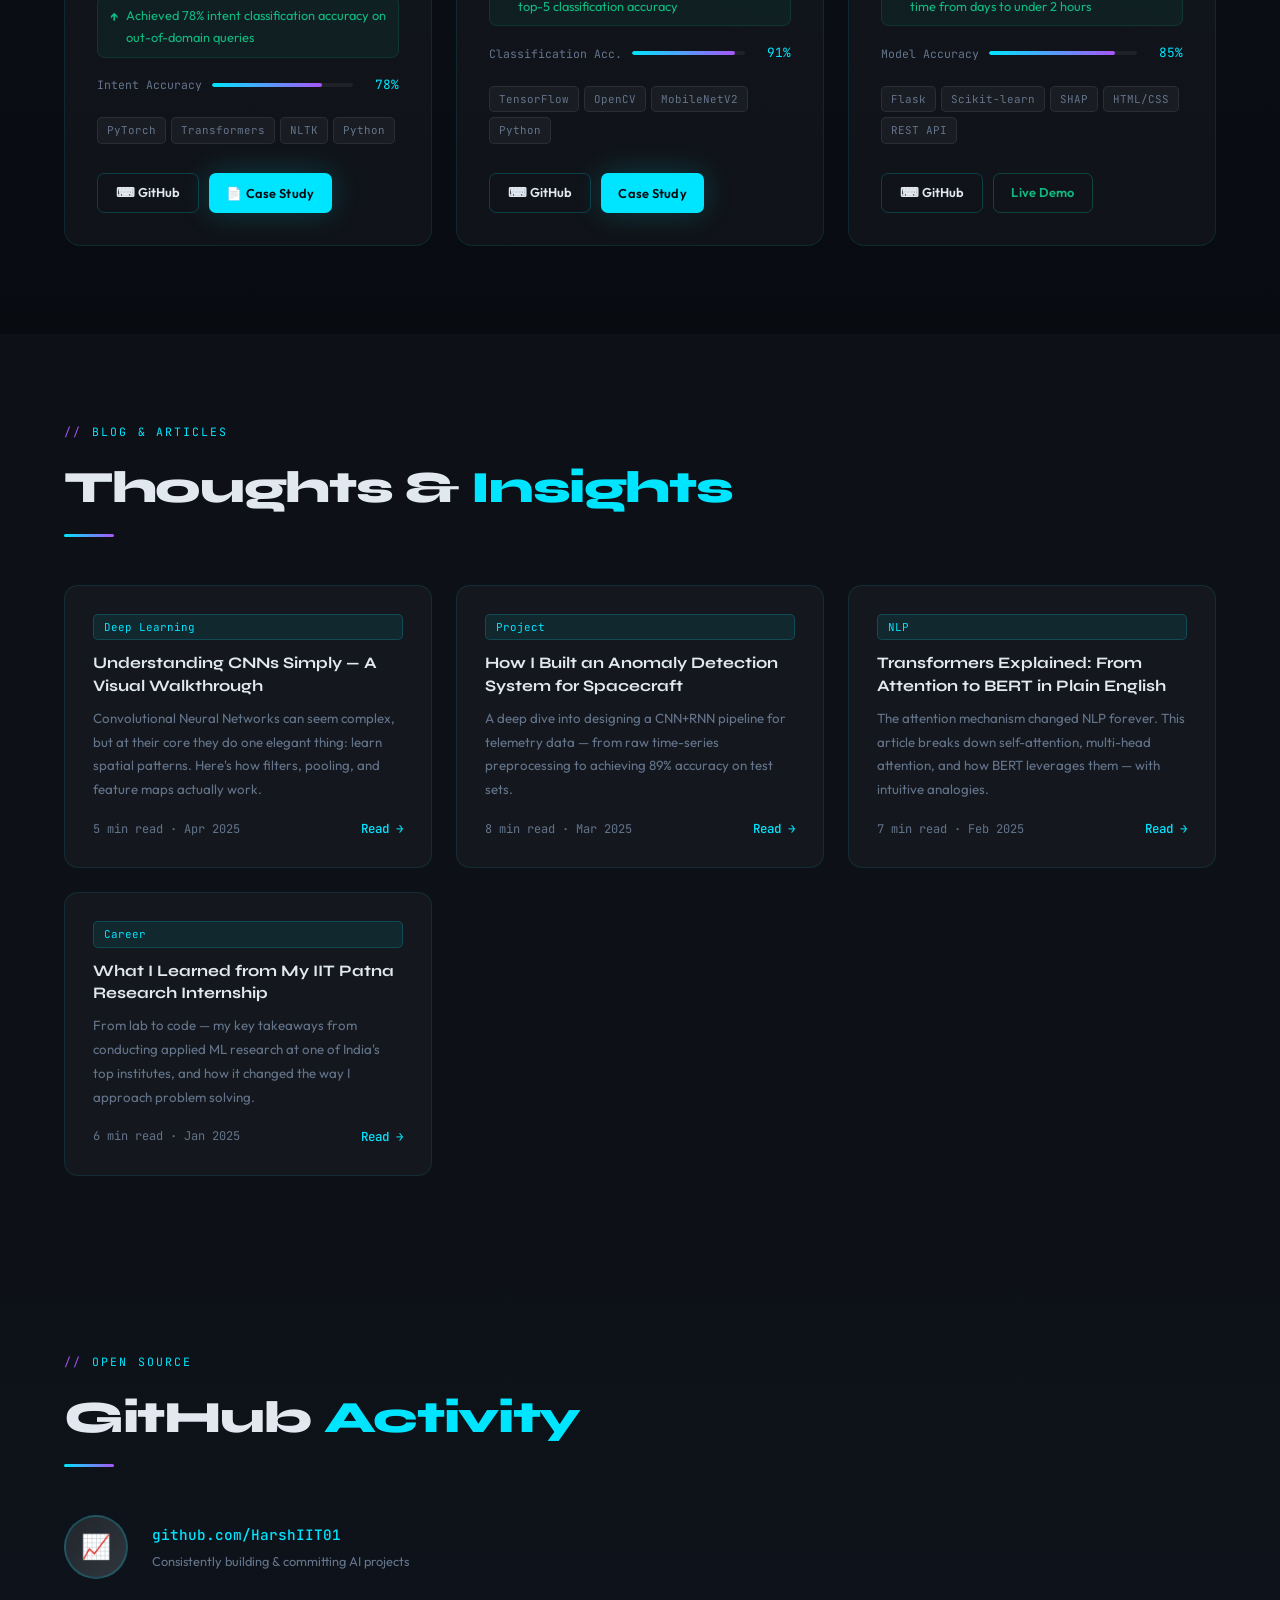
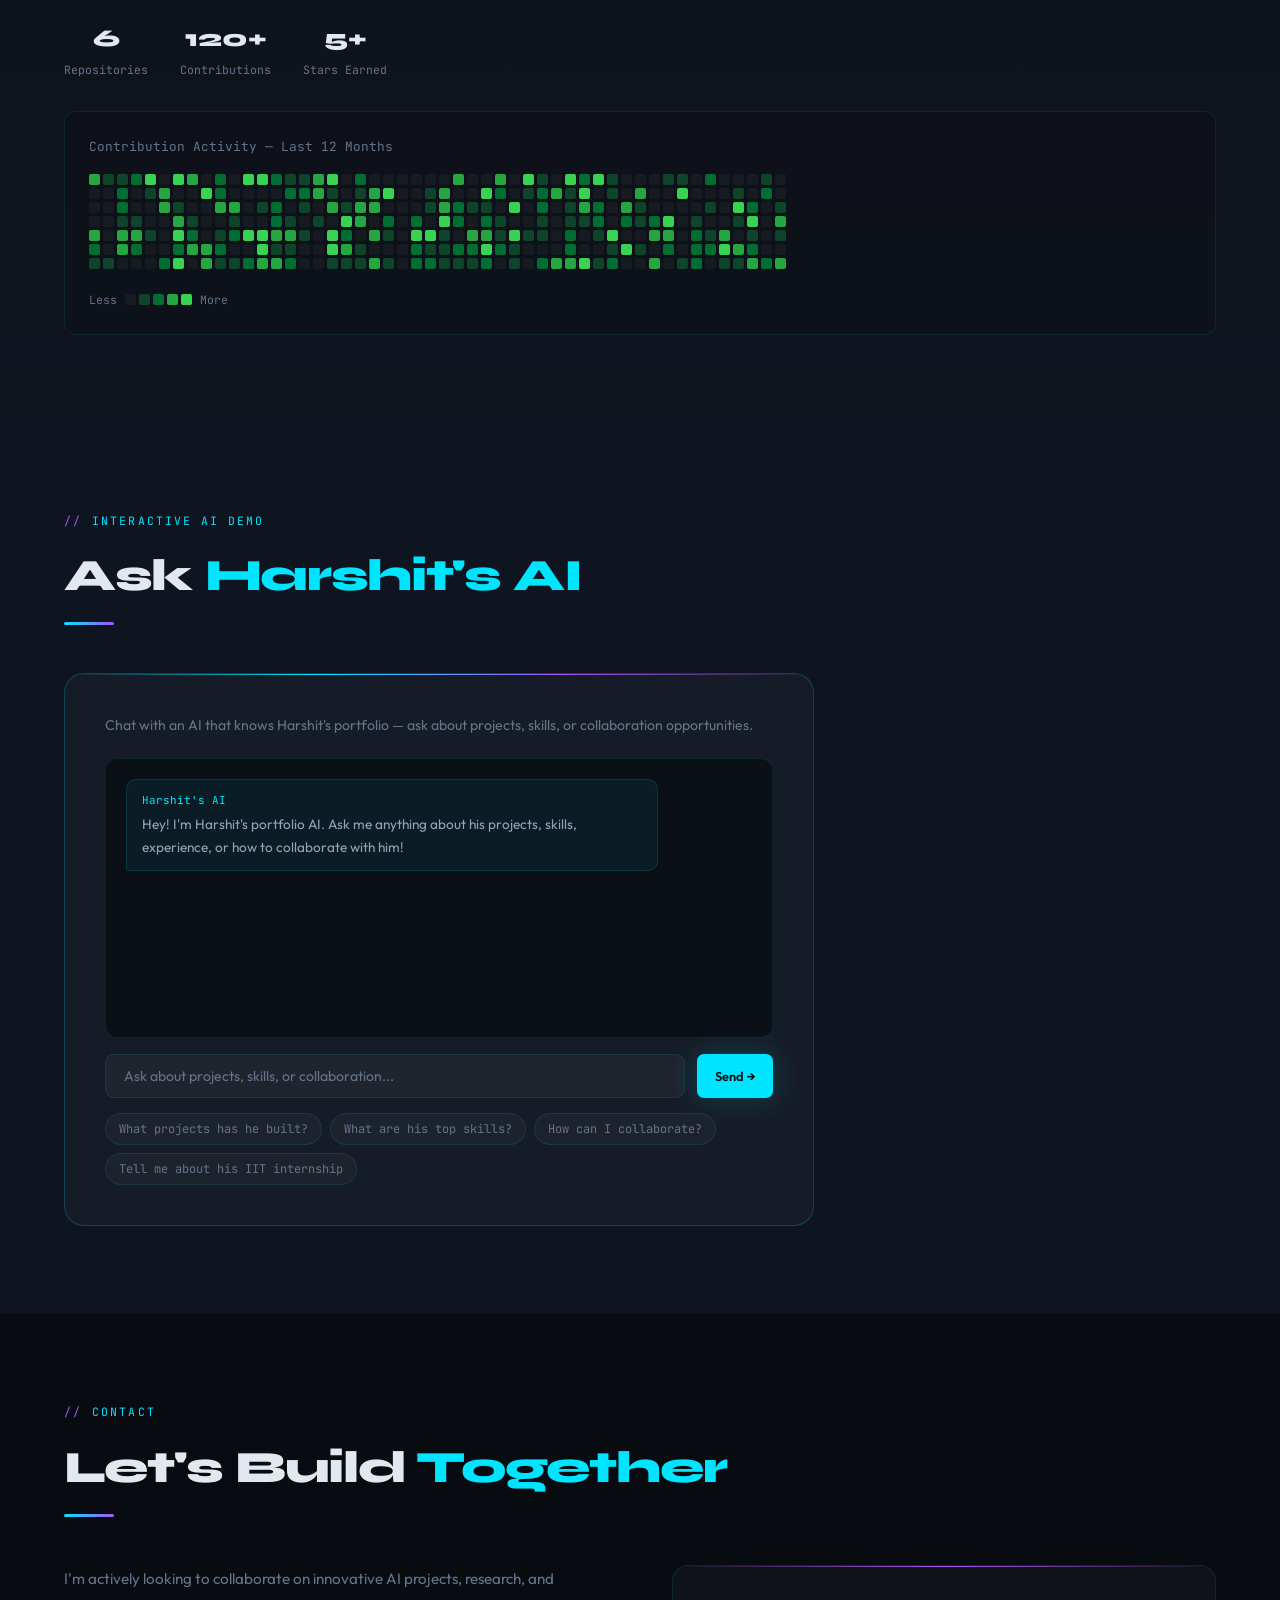
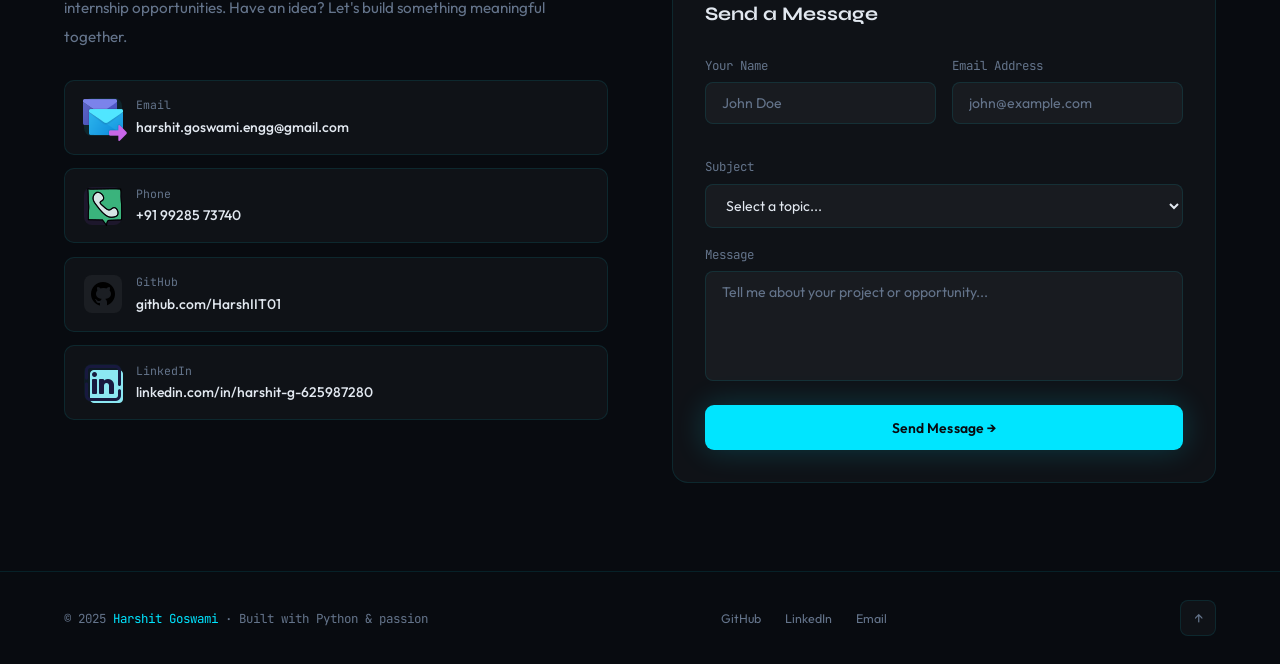
<file: harshit_portfolio_v2.html>
<!DOCTYPE html>
<html lang="en">
<head>
<meta charset="UTF-8"/>
<meta name="viewport" content="width=device-width,initial-scale=1.0"/>
<meta name="description" content="Harshit Goswami — AI/ML Engineer & Builder. B.Tech AI at VIT Chennai, IIT Patna Research Intern. Specializing in Deep Learning, NLP, Computer Vision."/>
<meta name="keywords" content="Harshit Goswami, AI Engineer, ML Engineer, Deep Learning, NLP, VIT Chennai, IIT Patna, Python, TensorFlow, Portfolio"/>
<meta name="author" content="Harshit Goswami"/>
<meta property="og:title" content="Harshit Goswami — AI/ML Engineer"/>
<meta property="og:description" content="Building intelligent, scalable systems that solve real-world problems."/>
<meta property="og:type" content="website"/>
<link rel="icon" href="data:image/svg+xml,<svg xmlns='http://www.w3.org/2000/svg' viewBox='0 0 100 100'><rect width='100' height='100' rx='20' fill='%23080b10'/><text y='72' x='12' font-size='70' font-family='monospace' fill='%2300e5ff' font-weight='bold'>H</text></svg>"/>
<title>Harshit Goswami — AI/ML Engineer</title>
<link rel="preconnect" href="https://fonts.googleapis.com"/>
<link href="https://fonts.googleapis.com/css2?family=Syne:wght@400;600;700;800&family=JetBrains+Mono:wght@300;400;500&family=Outfit:wght@300;400;500;600&display=swap" rel="stylesheet"/>
<style>
:root{
  --bg:#080b10;--bg2:#0d1117;--bg3:#0f1520;
  --cyan:#00e5ff;--cyan2:#00b4d8;
  --purple:#7c3aed;--purple2:#a855f7;
  --green:#10b981;
  --text:#e2e8f0;--muted:#64748b;--muted2:#94a3b8;
  --border:rgba(0,229,255,0.1);--border2:rgba(0,229,255,0.2);
  --glass:rgba(255,255,255,0.03);--card:rgba(255,255,255,0.04);
}
*,*::before,*::after{box-sizing:border-box;margin:0;padding:0}
html{scroll-behavior:smooth}
body{background:var(--bg);color:var(--text);font-family:'Outfit',sans-serif;overflow-x:hidden;line-height:1.7;cursor:default}

/* SCROLLBAR */
::-webkit-scrollbar{width:5px}
::-webkit-scrollbar-track{background:var(--bg2)}
::-webkit-scrollbar-thumb{background:linear-gradient(180deg,var(--cyan),var(--purple2));border-radius:3px}

/* GRID BG */
body::before{content:'';position:fixed;inset:0;background-image:linear-gradient(rgba(0,229,255,0.02) 1px,transparent 1px),linear-gradient(90deg,rgba(0,229,255,0.02) 1px,transparent 1px);background-size:60px 60px;pointer-events:none;z-index:0}

/* ══ PRELOADER ══ */
#preloader{position:fixed;inset:0;background:var(--bg);z-index:9999;display:flex;flex-direction:column;align-items:center;justify-content:center;gap:1.5rem;transition:opacity 0.5s,visibility 0.5s}
#preloader.done{opacity:0;visibility:hidden}
.pre-logo{font-family:'Syne',sans-serif;font-size:2.5rem;font-weight:800;letter-spacing:-0.03em}
.pre-logo span{color:var(--cyan)}
.pre-tagline{font-family:'JetBrains Mono',monospace;font-size:0.72rem;color:var(--muted);letter-spacing:0.15em;text-transform:uppercase;margin-top:-0.5rem}
.pre-bar-wrap{width:220px;height:2px;background:rgba(255,255,255,0.07);border-radius:2px;overflow:hidden}
.pre-bar-fill{height:100%;width:0;background:linear-gradient(90deg,var(--cyan),var(--purple2));border-radius:2px;transition:width 0.05s linear}
.pre-percent{font-family:'JetBrains Mono',monospace;font-size:0.72rem;color:var(--cyan)}

/* ══ NAV ══ */
nav{position:fixed;top:0;left:0;right:0;z-index:200;display:flex;align-items:center;justify-content:space-between;padding:1rem 5%;background:rgba(8,11,16,0.9);backdrop-filter:blur(24px);border-bottom:1px solid var(--border);transition:all 0.3s}
.logo{font-family:'Syne',sans-serif;font-weight:800;font-size:1.2rem;color:var(--text);text-decoration:none}
.logo span{color:var(--cyan)}
.nav-center{display:flex;gap:1.75rem;list-style:none}
.nav-center a{color:var(--muted);text-decoration:none;font-size:0.8rem;font-weight:500;letter-spacing:0.06em;text-transform:uppercase;transition:color 0.25s;position:relative}
.nav-center a::after{content:'';position:absolute;bottom:-3px;left:0;right:0;height:1px;background:var(--cyan);transform:scaleX(0);transition:transform 0.25s}
.nav-center a:hover,.nav-center a.active{color:var(--cyan)}
.nav-center a:hover::after,.nav-center a.active::after{transform:scaleX(1)}
.nav-resume{display:inline-flex;align-items:center;gap:6px;background:linear-gradient(135deg,rgba(0,229,255,0.12),rgba(168,85,247,0.12));border:1px solid rgba(0,229,255,0.25);color:var(--cyan);padding:7px 18px;border-radius:8px;font-size:0.78rem;font-weight:600;text-decoration:none;transition:all 0.3s;white-space:nowrap}
.nav-resume:hover{background:var(--cyan);color:var(--bg);box-shadow:0 0 25px rgba(0,229,255,0.35)}
.hamburger{display:none;flex-direction:column;gap:5px;cursor:pointer;padding:4px}
.hamburger span{width:24px;height:2px;background:var(--muted);border-radius:2px;transition:all 0.3s}

/* ══ HERO ══ */
#hero{min-height:100vh;display:flex;align-items:center;padding:9rem 5% 5rem;position:relative;z-index:1;overflow:hidden}
.hero-glow{position:absolute;pointer-events:none;border-radius:50%}
.hero-glow.g1{top:10%;right:5%;width:600px;height:600px;background:radial-gradient(circle,rgba(0,229,255,0.07) 0%,transparent 65%)}
.hero-glow.g2{bottom:5%;left:0;width:500px;height:500px;background:radial-gradient(circle,rgba(124,58,237,0.07) 0%,transparent 65%)}
.hero-glow.g3{top:50%;left:40%;width:300px;height:300px;background:radial-gradient(circle,rgba(16,185,129,0.04) 0%,transparent 65%);transform:translate(-50%,-50%)}

.hero-badge{display:inline-flex;align-items:center;gap:8px;background:rgba(0,229,255,0.07);border:1px solid rgba(0,229,255,0.2);padding:6px 18px;border-radius:100px;font-family:'JetBrains Mono',monospace;font-size:0.75rem;color:var(--cyan);margin-bottom:1.5rem;animation:fadeUp 0.6s ease both}
.dot-pulse{width:7px;height:7px;border-radius:50%;background:var(--cyan);animation:dpulse 2s infinite}
@keyframes dpulse{0%,100%{opacity:1;transform:scale(1)}50%{opacity:0.4;transform:scale(0.7)}}

.hero-name{font-family:'Syne',sans-serif;font-size:clamp(2.8rem,7vw,6rem);font-weight:800;line-height:1.05;letter-spacing:-0.03em;animation:fadeUp 0.6s 0.1s ease both}
.hero-name .accent{background:linear-gradient(135deg,var(--cyan),var(--purple2));-webkit-background-clip:text;-webkit-text-fill-color:transparent;background-clip:text}

.hero-typing-wrap{font-size:clamp(1rem,2.2vw,1.35rem);color:var(--muted2);margin:1.25rem 0;min-height:2.4rem;animation:fadeUp 0.6s 0.18s ease both;display:flex;align-items:center;gap:4px}
.hero-typing-text{color:var(--text);font-weight:500}
.cursor-blink{color:var(--cyan);font-weight:300;animation:cblink 0.85s step-end infinite}
@keyframes cblink{50%{opacity:0}}

.hero-sub{max-width:520px;color:var(--muted);font-size:0.95rem;margin-bottom:2rem;font-weight:300;animation:fadeUp 0.6s 0.25s ease both}
.hero-sub strong{color:var(--muted2);font-weight:500}

.hero-cta{display:flex;gap:0.9rem;flex-wrap:wrap;animation:fadeUp 0.6s 0.32s ease both}
.btn{display:inline-flex;align-items:center;gap:8px;padding:0.85rem 1.8rem;border-radius:9px;font-weight:600;font-size:0.87rem;text-decoration:none;transition:all 0.3s;letter-spacing:0.01em;border:none;cursor:pointer;font-family:'Outfit',sans-serif}
.btn-cyan{background:var(--cyan);color:var(--bg);box-shadow:0 0 30px rgba(0,229,255,0.2)}
.btn-cyan:hover{background:#00cce8;box-shadow:0 0 50px rgba(0,229,255,0.4);transform:translateY(-2px)}
.btn-outline{background:transparent;border:1px solid var(--border2);color:var(--text)}
.btn-outline:hover{border-color:rgba(0,229,255,0.5);background:rgba(0,229,255,0.05);transform:translateY(-2px)}
.btn-purple{background:transparent;border:1px solid rgba(168,85,247,0.3);color:var(--purple2)}
.btn-purple:hover{border-color:var(--purple2);background:rgba(168,85,247,0.08);transform:translateY(-2px)}
.btn-sm{padding:0.5rem 1.1rem;font-size:0.8rem;border-radius:7px}
.btn-green{background:transparent;border:1px solid rgba(16,185,129,0.3);color:var(--green)}
.btn-green:hover{border-color:var(--green);background:rgba(16,185,129,0.07);transform:translateY(-1px)}

.hero-stats{display:flex;gap:2.5rem;margin-top:3.5rem;animation:fadeUp 0.6s 0.4s ease both;flex-wrap:wrap}
.stat{text-align:left}
.stat-num{font-family:'Syne',sans-serif;font-size:2rem;font-weight:800;color:var(--cyan);display:block;line-height:1}
.stat-label{font-size:0.75rem;color:var(--muted);text-transform:uppercase;letter-spacing:0.08em;margin-top:4px}
.stat-divider{width:1px;background:var(--border);align-self:stretch}

@keyframes fadeUp{from{opacity:0;transform:translateY(22px)}to{opacity:1;transform:translateY(0)}}

/* ══ SECTION COMMONS ══ */
section{padding:5.5rem 5%;position:relative;z-index:1}
.sec-label{font-family:'JetBrains Mono',monospace;font-size:0.72rem;color:var(--cyan);text-transform:uppercase;letter-spacing:0.18em;margin-bottom:0.5rem;display:flex;align-items:center;gap:10px}
.sec-label::before{content:'//';color:var(--purple2)}
.sec-title{font-family:'Syne',sans-serif;font-size:clamp(1.8rem,4vw,2.8rem);font-weight:800;letter-spacing:-0.03em;margin-bottom:0.5rem}
.sec-title .hl{color:var(--cyan)}
.sec-line{width:50px;height:3px;background:linear-gradient(90deg,var(--cyan),var(--purple2));border-radius:2px;margin-bottom:3rem}

/* ══ ABOUT ══ */
#about{background:linear-gradient(180deg,var(--bg) 0%,var(--bg2) 100%)}
.about-grid{display:grid;grid-template-columns:280px 1fr;gap:3.5rem;align-items:start}
.about-card{background:var(--glass);border:1px solid var(--border);border-radius:16px;padding:2rem;text-align:center;position:relative;overflow:hidden}
.about-card::before{content:'';position:absolute;top:0;left:0;right:0;height:1px;background:linear-gradient(90deg,transparent,var(--cyan),transparent)}
.avatar{width:90px;height:90px;border-radius:50%;background:linear-gradient(135deg,var(--cyan),var(--purple2));display:flex;align-items:center;justify-content:center;margin:0 auto 1rem;font-family:'Syne',sans-serif;font-size:1.9rem;font-weight:800;color:var(--bg);position:relative}
.avatar::after{content:'';position:absolute;inset:-5px;border-radius:50%;border:1.5px solid rgba(0,229,255,0.25);animation:rotatering 10s linear infinite}
@keyframes rotatering{to{transform:rotate(360deg);border-color:rgba(168,85,247,0.4)}}
.avatar-name{font-family:'Syne',sans-serif;font-size:1.05rem;font-weight:700;margin-bottom:2px}
.avatar-role{color:var(--cyan);font-size:0.78rem;font-family:'JetBrains Mono',monospace;margin-bottom:1.2rem}
.about-row{display:flex;align-items:flex-start;gap:10px;font-size:0.82rem;color:var(--muted);padding:8px 0;border-bottom:1px solid rgba(255,255,255,0.04);text-align:left}
.about-row:last-child{border:none}
.about-row .ri{color:var(--cyan);font-size:1rem;flex-shrink:0;margin-top:1px}
.about-bio p{color:var(--muted);font-size:0.95rem;line-height:1.9;margin-bottom:1rem}
.about-bio p:last-child{margin:0}

/* ══ EDUCATION ══ */
#education{background:var(--bg2)}
.edu-card{background:var(--glass);border:1px solid var(--border);border-radius:12px;padding:2rem 2.5rem;display:flex;align-items:center;gap:2rem;max-width:750px;position:relative;overflow:hidden;transition:border-color 0.3s,transform 0.3s}
.edu-card:hover{border-color:rgba(0,229,255,0.3);transform:translateX(6px)}
.edu-card::before{content:'';position:absolute;left:0;top:0;bottom:0;width:3px;background:linear-gradient(180deg,var(--cyan),var(--purple2))}
.edu-icon{width:56px;height:56px;border-radius:12px;background:rgba(0,229,255,0.08);border:1px solid rgba(0,229,255,0.2);display:flex;align-items:center;justify-content:center;font-size:1.5rem;flex-shrink:0}
.edu-deg{font-family:'Syne',sans-serif;font-size:1.1rem;font-weight:700;margin-bottom:3px}
.edu-inst{color:var(--cyan);font-size:0.87rem;font-weight:500;margin-bottom:3px}
.edu-year{font-family:'JetBrains Mono',monospace;font-size:0.75rem;color:var(--muted)}

/* ══ SKILLS ══ */
#skills{background:linear-gradient(180deg,var(--bg2) 0%,var(--bg3) 100%)}
.skills-grid{display:grid;grid-template-columns:repeat(auto-fit,minmax(300px,1fr));gap:1.5rem;margin-bottom:3rem}
.skill-cat{background:var(--glass);border:1px solid var(--border);border-radius:12px;padding:1.5rem;transition:border-color 0.3s,transform 0.3s}
.skill-cat:hover{border-color:rgba(0,229,255,0.22);transform:translateY(-3px)}
.skill-cat-hd{font-family:'Syne',sans-serif;font-size:0.82rem;font-weight:700;color:var(--cyan);text-transform:uppercase;letter-spacing:0.1em;margin-bottom:1.1rem;display:flex;align-items:center;gap:8px}
.skill-cat-hd::after{content:'';flex:1;height:1px;background:linear-gradient(90deg,rgba(0,229,255,0.25),transparent)}
.skill-bar-row{display:flex;align-items:center;gap:10px;margin-bottom:10px}
.skill-bar-row:last-child{margin-bottom:0}
.skill-name{font-size:0.82rem;color:var(--muted2);min-width:110px;font-family:'JetBrains Mono',monospace}
.skill-bar{flex:1;height:5px;background:rgba(255,255,255,0.06);border-radius:3px;overflow:hidden;position:relative}
.skill-fill{height:100%;border-radius:3px;background:linear-gradient(90deg,var(--cyan),var(--purple2));width:0;transition:width 1s ease}
.skill-lvl{font-size:0.72rem;color:var(--muted);min-width:75px;text-align:right;font-family:'JetBrains Mono',monospace}

/* ══ EXPERIENCE ══ */
#experience{background:var(--bg3)}
.exp-card{background:var(--glass);border:1px solid var(--border);border-radius:12px;padding:2rem 2.5rem;max-width:800px;position:relative;overflow:hidden;transition:border-color 0.3s,transform 0.3s}
.exp-card:hover{border-color:rgba(168,85,247,0.3);transform:translateX(6px)}
.exp-card::before{content:'';position:absolute;left:0;top:0;bottom:0;width:3px;background:linear-gradient(180deg,var(--purple2),var(--cyan))}
.exp-hd{display:flex;justify-content:space-between;align-items:flex-start;flex-wrap:wrap;gap:1rem;margin-bottom:0.9rem}
.exp-title{font-family:'Syne',sans-serif;font-size:1.1rem;font-weight:700}
.exp-co{color:var(--purple2);font-size:0.87rem;margin-top:2px}
.exp-badge{background:rgba(168,85,247,0.12);border:1px solid rgba(168,85,247,0.25);color:var(--purple2);padding:4px 14px;border-radius:100px;font-size:0.72rem;font-family:'JetBrains Mono',monospace;white-space:nowrap}
.exp-desc{color:var(--muted);font-size:0.9rem;line-height:1.85}

/* ══ PROJECTS ══ */
#projects{background:linear-gradient(180deg,var(--bg3) 0%,var(--bg) 100%)}
.proj-filters{display:flex;gap:0.6rem;flex-wrap:wrap;margin-bottom:2.5rem}
.pf{background:var(--glass);border:1px solid var(--border);color:var(--muted);padding:7px 18px;border-radius:100px;font-size:0.8rem;font-family:'JetBrains Mono',monospace;cursor:pointer;transition:all 0.25s;letter-spacing:0.04em}
.pf:hover,.pf.active{background:rgba(0,229,255,0.1);border-color:var(--border2);color:var(--cyan)}
.proj-grid{display:grid;grid-template-columns:repeat(auto-fill,minmax(340px,1fr));gap:1.5rem}
.proj-card{background:var(--glass);border:1px solid var(--border);border-radius:16px;padding:2rem;display:flex;flex-direction:column;position:relative;overflow:hidden;transition:border-color 0.3s,transform 0.3s;cursor:pointer}
.proj-card:hover{border-color:rgba(0,229,255,0.28);transform:translateY(-6px)}
.proj-card::before{content:'';position:absolute;inset:0;background:radial-gradient(circle at top right,rgba(0,229,255,0.04),transparent 55%);pointer-events:none}
.proj-card.hidden{display:none}
.proj-top{display:flex;justify-content:space-between;align-items:flex-start;margin-bottom:0.75rem}
.proj-num{font-family:'JetBrains Mono',monospace;font-size:0.7rem;color:var(--cyan);opacity:0.5}
.proj-cat-tag{background:rgba(168,85,247,0.1);border:1px solid rgba(168,85,247,0.2);color:var(--purple2);padding:2px 10px;border-radius:100px;font-size:0.68rem;font-family:'JetBrains Mono',monospace}
.proj-title{font-family:'Syne',sans-serif;font-size:1.1rem;font-weight:700;margin-bottom:0.65rem;line-height:1.35}
.proj-desc{color:var(--muted);font-size:0.85rem;line-height:1.8;flex:1}
.proj-impact{display:flex;align-items:flex-start;gap:8px;background:rgba(16,185,129,0.07);border:1px solid rgba(16,185,129,0.15);border-radius:8px;padding:8px 12px;margin:1rem 0;font-size:0.8rem;color:var(--green)}
.proj-impact::before{content:'↑';font-weight:700;flex-shrink:0;margin-top:1px}
.proj-acc-row{display:flex;align-items:center;gap:10px;margin-bottom:0.5rem}
.proj-acc-label{font-size:0.72rem;color:var(--muted);font-family:'JetBrains Mono',monospace;white-space:nowrap}
.proj-acc-bar{flex:1;height:4px;background:rgba(255,255,255,0.06);border-radius:2px;overflow:hidden}
.proj-acc-fill{height:100%;border-radius:2px;background:linear-gradient(90deg,var(--cyan),var(--purple2));transition:width 1.2s ease}
.proj-acc-val{font-family:'JetBrains Mono',monospace;font-size:0.8rem;color:var(--cyan);min-width:36px;text-align:right}
.proj-tags{display:flex;flex-wrap:wrap;gap:5px;margin:0.85rem 0}
.proj-tag{background:rgba(255,255,255,0.04);border:1px solid rgba(255,255,255,0.08);padding:3px 9px;border-radius:5px;font-size:0.68rem;color:var(--muted);font-family:'JetBrains Mono',monospace;transition:all 0.2s}
.proj-card:hover .proj-tag{border-color:rgba(0,229,255,0.12);color:var(--muted2)}
.proj-btns{display:flex;gap:0.6rem;margin-top:1rem}

/* ══ CASE STUDY MODAL ══ */
#modal-overlay{display:none;position:fixed;inset:0;background:rgba(8,11,16,0.92);backdrop-filter:blur(12px);z-index:500;align-items:center;justify-content:center;padding:2rem}
#modal-overlay.open{display:flex}
.modal{background:var(--bg2);border:1px solid var(--border2);border-radius:20px;max-width:760px;width:100%;max-height:90vh;overflow-y:auto;padding:2.5rem;position:relative}
.modal-close{position:absolute;top:1.25rem;right:1.25rem;background:var(--glass);border:1px solid var(--border);color:var(--muted);width:36px;height:36px;border-radius:8px;display:flex;align-items:center;justify-content:center;cursor:pointer;font-size:1.1rem;transition:all 0.2s}
.modal-close:hover{border-color:var(--border2);color:var(--cyan)}
.modal-label{font-family:'JetBrains Mono',monospace;font-size:0.7rem;color:var(--cyan);text-transform:uppercase;letter-spacing:0.15em;margin-bottom:0.5rem}
.modal-title{font-family:'Syne',sans-serif;font-size:1.6rem;font-weight:800;margin-bottom:1.5rem;letter-spacing:-0.02em}
.modal-section{margin-bottom:1.5rem}
.modal-section-hd{font-family:'Syne',sans-serif;font-size:0.95rem;font-weight:700;color:var(--cyan);margin-bottom:0.5rem;display:flex;align-items:center;gap:8px}
.modal-section-hd::before{content:'';width:3px;height:1rem;background:var(--cyan);border-radius:2px;flex-shrink:0}
.modal-section p{color:var(--muted);font-size:0.9rem;line-height:1.85}
.modal-result-grid{display:grid;grid-template-columns:repeat(3,1fr);gap:1rem;margin-top:0.75rem}
.modal-result-item{background:var(--glass);border:1px solid var(--border);border-radius:10px;padding:1rem;text-align:center}
.modal-result-num{font-family:'Syne',sans-serif;font-size:1.4rem;font-weight:800;color:var(--cyan)}
.modal-result-lbl{font-size:0.75rem;color:var(--muted);margin-top:3px}

/* ══ BLOG ══ */
#blog{background:var(--bg2)}
.blog-grid{display:grid;grid-template-columns:repeat(auto-fill,minmax(300px,1fr));gap:1.5rem}
.blog-card{background:var(--glass);border:1px solid var(--border);border-radius:14px;padding:1.75rem;display:flex;flex-direction:column;transition:border-color 0.3s,transform 0.3s}
.blog-card:hover{border-color:rgba(0,229,255,0.25);transform:translateY(-4px)}
.blog-tag{display:inline-block;background:rgba(0,229,255,0.08);border:1px solid rgba(0,229,255,0.18);color:var(--cyan);padding:3px 10px;border-radius:5px;font-size:0.68rem;font-family:'JetBrains Mono',monospace;margin-bottom:0.75rem}
.blog-title{font-family:'Syne',sans-serif;font-size:1rem;font-weight:700;margin-bottom:0.6rem;line-height:1.4}
.blog-excerpt{color:var(--muted);font-size:0.83rem;line-height:1.8;flex:1;margin-bottom:1rem}
.blog-meta{display:flex;align-items:center;justify-content:space-between;font-size:0.75rem;color:var(--muted);font-family:'JetBrains Mono',monospace}
.blog-read{color:var(--cyan);text-decoration:none;font-size:0.78rem;font-weight:500;transition:color 0.2s}
.blog-read:hover{color:var(--cyan2)}

/* ══ GITHUB GRAPH ══ */
#github{background:linear-gradient(180deg,var(--bg2) 0%,var(--bg3) 100%)}
.gh-profile{display:flex;align-items:center;gap:1.5rem;margin-bottom:2.5rem}
.gh-avatar{width:64px;height:64px;border-radius:50%;background:linear-gradient(135deg,#21262d,#30363d);border:2px solid var(--border2);display:flex;align-items:center;justify-content:center;font-size:1.5rem}
.gh-link{color:var(--cyan);text-decoration:none;font-family:'JetBrains Mono',monospace;font-size:0.9rem;font-weight:500;transition:color 0.2s}
.gh-link:hover{color:var(--cyan2)}
.gh-sub{font-size:0.8rem;color:var(--muted);margin-top:3px}
.gh-stats-row{display:flex;gap:2rem;flex-wrap:wrap;margin-bottom:2rem}
.gh-stat{text-align:center}
.gh-stat-num{font-family:'Syne',sans-serif;font-size:1.5rem;font-weight:800;color:var(--text)}
.gh-stat-lbl{font-size:0.72rem;color:var(--muted);font-family:'JetBrains Mono',monospace}
.gh-graph-wrap{background:rgba(13,17,23,0.7);border:1px solid var(--border);border-radius:12px;padding:1.5rem;overflow-x:auto}
.gh-graph-title{font-size:0.8rem;color:var(--muted);margin-bottom:1rem;font-family:'JetBrains Mono',monospace}
#gh-canvas{display:block}
.gh-legend{display:flex;align-items:center;gap:8px;margin-top:1rem;font-size:0.72rem;color:var(--muted);font-family:'JetBrains Mono',monospace}
.gh-legend-squares{display:flex;gap:3px}
.gh-sq{width:11px;height:11px;border-radius:2px}

/* ══ AI FEATURE ══ */
#ai-feature{background:var(--bg3)}
.ai-wrap{background:var(--glass);border:1px solid var(--border2);border-radius:20px;padding:2.5rem;max-width:750px;position:relative;overflow:hidden}
.ai-wrap::before{content:'';position:absolute;top:0;left:0;right:0;height:1px;background:linear-gradient(90deg,transparent,var(--cyan),var(--purple2),transparent)}
.ai-chat{background:rgba(8,11,16,0.7);border:1px solid var(--border);border-radius:12px;padding:1.25rem;height:280px;overflow-y:auto;margin-bottom:1rem;display:flex;flex-direction:column;gap:0.75rem}
.ai-chat::-webkit-scrollbar{width:4px}
.ai-chat::-webkit-scrollbar-thumb{background:rgba(0,229,255,0.15);border-radius:2px}
.chat-msg{max-width:85%;font-size:0.85rem;line-height:1.7;padding:0.65rem 0.95rem;border-radius:10px}
.chat-msg.bot{align-self:flex-start;background:rgba(0,229,255,0.07);border:1px solid rgba(0,229,255,0.12);color:var(--muted2);border-bottom-left-radius:2px}
.chat-msg.user{align-self:flex-end;background:rgba(124,58,237,0.15);border:1px solid rgba(168,85,247,0.2);color:var(--text);border-bottom-right-radius:2px}
.chat-msg .bot-name{font-size:0.68rem;color:var(--cyan);font-family:'JetBrains Mono',monospace;margin-bottom:4px}
.typing-dots{display:flex;gap:4px;padding:4px 0}
.typing-dots span{width:6px;height:6px;border-radius:50%;background:var(--cyan);opacity:0.4;animation:tdot 1.2s ease infinite}
.typing-dots span:nth-child(2){animation-delay:0.2s}
.typing-dots span:nth-child(3){animation-delay:0.4s}
@keyframes tdot{0%,80%,100%{opacity:0.3;transform:scale(0.8)}40%{opacity:1;transform:scale(1)}}
.ai-input-row{display:flex;gap:0.75rem}
.ai-input{flex:1;background:rgba(255,255,255,0.04);border:1px solid var(--border);border-radius:9px;padding:0.75rem 1.1rem;color:var(--text);font-family:'Outfit',sans-serif;font-size:0.88rem;outline:none;transition:border-color 0.25s}
.ai-input:focus{border-color:var(--border2)}
.ai-input::placeholder{color:var(--muted)}
.ai-suggestions{display:flex;flex-wrap:wrap;gap:0.5rem;margin-top:0.9rem}
.ai-sug{background:var(--glass);border:1px solid var(--border);color:var(--muted);padding:5px 13px;border-radius:100px;font-size:0.75rem;cursor:pointer;transition:all 0.2s;font-family:'JetBrains Mono',monospace}
.ai-sug:hover{border-color:var(--border2);color:var(--cyan);background:rgba(0,229,255,0.05)}

/* ══ CONTACT ══ */
#contact{background:var(--bg)}
.contact-grid{display:grid;grid-template-columns:1fr 1fr;gap:4rem;align-items:start}
.contact-links{display:flex;flex-direction:column;gap:0.85rem;margin-bottom:2rem}
.clink{display:flex;align-items:center;gap:14px;background:var(--glass);border:1px solid var(--border);border-radius:10px;padding:0.9rem 1.2rem;text-decoration:none;color:var(--text);transition:all 0.3s}
.clink:hover{border-color:rgba(0,229,255,0.3);background:rgba(0,229,255,0.03);transform:translateX(6px)}
.clink-icon{width:38px;height:38px;border-radius:8px;display:flex;align-items:center;justify-content:center;font-size:1rem;flex-shrink:0}
.clink.email .clink-icon{background:rgba(0,229,255,0.09)}
.clink.phone .clink-icon{background:rgba(168,85,247,0.09)}
.clink.gh .clink-icon{background:rgba(255,255,255,0.05)}
.clink.li .clink-icon{background:rgba(0,119,181,0.09)}
.clink-lbl{font-size:0.72rem;color:var(--muted);font-family:'JetBrains Mono',monospace;margin-bottom:1px}
.clink-val{font-size:0.87rem;font-weight:500}

.contact-form{background:var(--glass);border:1px solid var(--border);border-radius:16px;padding:2rem;position:relative;overflow:hidden}
.contact-form::before{content:'';position:absolute;top:0;left:0;right:0;height:1px;background:linear-gradient(90deg,transparent,var(--purple2),transparent)}
.form-title{font-family:'Syne',sans-serif;font-size:1.2rem;font-weight:700;margin-bottom:1.5rem}
.form-row{display:grid;grid-template-columns:1fr 1fr;gap:1rem;margin-bottom:1rem}
.form-group{margin-bottom:1rem}
.form-group label{display:block;font-size:0.78rem;color:var(--muted);font-family:'JetBrains Mono',monospace;margin-bottom:6px}
.form-group input,.form-group textarea,.form-group select{width:100%;background:rgba(255,255,255,0.04);border:1px solid var(--border);border-radius:8px;padding:0.7rem 1rem;color:var(--text);font-family:'Outfit',sans-serif;font-size:0.88rem;outline:none;transition:border-color 0.25s;resize:none}
.form-group input:focus,.form-group textarea:focus{border-color:var(--border2)}
.form-group input::placeholder,.form-group textarea::placeholder{color:var(--muted)}
.form-group textarea{height:110px}
.form-success{display:none;background:rgba(16,185,129,0.09);border:1px solid rgba(16,185,129,0.2);border-radius:8px;padding:0.85rem 1rem;font-size:0.85rem;color:var(--green);margin-top:1rem;align-items:center;gap:8px}
.form-success.show{display:flex}

/* ══ FOOTER ══ */
footer{border-top:1px solid var(--border);padding:1.75rem 5%;display:flex;justify-content:space-between;align-items:center;flex-wrap:wrap;gap:1rem;position:relative;z-index:1}
.foot-copy{font-family:'JetBrains Mono',monospace;font-size:0.78rem;color:var(--muted)}
.foot-copy span{color:var(--cyan)}
.foot-links{display:flex;gap:1.5rem}
.foot-links a{color:var(--muted);font-size:0.78rem;text-decoration:none;transition:color 0.2s}
.foot-links a:hover{color:var(--cyan)}
.back-top{background:var(--glass);border:1px solid var(--border);color:var(--muted);width:36px;height:36px;border-radius:8px;display:flex;align-items:center;justify-content:center;cursor:pointer;text-decoration:none;transition:all 0.2s;font-size:0.9rem}
.back-top:hover{border-color:var(--border2);color:var(--cyan)}

/* ══ REVEAL ANIMATION ══ */
.reveal{opacity:0;transform:translateY(28px);transition:opacity 0.7s ease,transform 0.7s ease}
.reveal.visible{opacity:1;transform:translateY(0)}

/* ══ MOBILE ══ */
@media(max-width:900px){
  .about-grid{grid-template-columns:1fr}
  .contact-grid{grid-template-columns:1fr}
  .modal-result-grid{grid-template-columns:1fr 1fr}
  .nav-center,.nav-resume{display:none}
  .hamburger{display:flex}
}
@media(max-width:600px){
  .hero-stats{gap:1.5rem}
  .proj-grid{grid-template-columns:1fr}
  .form-row{grid-template-columns:1fr}
  .blog-grid{grid-template-columns:1fr}
  section{padding:4rem 5%}
}
</style>
</head>
<body>

<!-- ══ PRELOADER ══ -->
<div id="preloader">
  <div class="pre-logo">Harsh_IIT<span>.</span></div>
  <div class="pre-tagline">Initializing portfolio...</div>
  <div class="pre-bar-wrap"><div class="pre-bar-fill" id="preBar"></div></div>
  <div class="pre-percent" id="prePercent">0%</div>
</div>

<!-- ══ NAV ══ -->
<nav id="navbar">
  <a href="#hero" class="logo">H.G<span>.</span></a>
  <ul class="nav-center" id="navLinks">
    <li><a href="#about">About</a></li>
    <li><a href="#skills">Skills</a></li>
    <li><a href="#projects">Projects</a></li>
    <li><a href="#blog">Blog</a></li>
    <li><a href="#ai-feature">AI Demo</a></li>
    <li><a href="#contact">Contact</a></li>
  </ul>
  <a href="#" class="nav-resume" onclick="downloadResume(event)">🪪 Resume</a>
  <div class="hamburger" onclick="toggleMobileNav()" id="hamburger">
    <span></span><span></span><span></span>
  </div>
</nav>

<!-- HERO -->

<section id="hero">
  <div class="hero-glow g1"></div>
  <div class="hero-glow g2"></div>
  <div class="hero-glow g3"></div>

  <div class="hero-container">
    
    <!-- LEFT CONTENT -->
    <div class="hero-left">
      <div class="hero-badge"><span class="dot-pulse"></span>Open to opportunities & collaborations</div>
      <h1 class="hero-name">Harshit<br><span class="accent">Goswami</span></h1>
      <div class="hero-typing-wrap">
        <span class="hero-typing-text" id="typingText"></span><span class="cursor-blink">|</span>
      </div>
      <p class="hero-sub">Building <strong>intelligent, scalable AI systems</strong> that solve real problems — from spacecraft anomaly detection to NLP-powered applications.</p>
      <div class="hero-cta">
        <a href="#projects" class="btn btn-cyan">View Projects ↓</a>
        <a href="#contact" class="btn btn-outline">Get in Touch →</a>
        <a href="#" class="btn btn-purple" onclick="downloadResume(event)">⬇ Download Resume</a>
      </div>
    </div>

    <!-- RIGHT IMAGE -->
    <div class="hero-right">
      <div class="hero-3d-wrapper">
        <div class="hero-3d-glow"></div>

        <!-- HEX FRAME ONLY -->
        <div class="hero-hex-border"></div>

        <!-- IMAGE (NOT CLIPPED) -->
        <img class="hero-img" src="IMG_20260206_211610-removebg-preview.png" alt="Harshit"/>
    </div>

  </div>
</section>

<style>
.hero-container{
  display:flex;
  align-items:center;
  justify-content:space-between;
  gap:3rem;
}

.hero-left{flex:1;}

.hero-right{
  flex:1;
  display:flex;
  justify-content:center;
  align-items:center;
}

/* WRAPPER */
.hero-3d-wrapper{
  position:relative;
  width:340px;
  height:380px;
}

/* BACK GLOW */
.hero-3d-glow{
  position:absolute;
  inset:0;
  background:radial-gradient(circle, rgba(0,229,255,0.6), rgba(124,58,237,0.4), transparent 70%);
  filter:blur(45px);
  transform:scale(1.3);
  z-index:0;
}

/* HEXAGON BORDER (LIKE REFERENCE) */
.hero-hex-border{
  position:absolute;
  inset:0;
  border:3px solid #00e5ff;
  clip-path:polygon(25% 5%, 75% 5%, 100% 50%, 75% 95%, 25% 95%, 0% 50%);
  z-index:1;
  box-shadow:
    0 0 20px rgba(0,229,255,0.7),
    0 0 60px rgba(0,229,255,0.5);
}

/* IMAGE POP OUT EFFECT */
.hero-img{
  position:absolute;
  bottom:0;
  left:50%;
  transform:translateX(-50%) scale(1.1);
  height:110%;
  object-fit:contain;
  z-index:2;
}

/* FLOATING */
.hero-3d-wrapper{
  animation:float3d 4s ease-in-out infinite;
}

@keyframes float3d{
  0%{transform:translateY(0px)}
  50%{transform:translateY(-12px)}
  100%{transform:translateY(0px)}
}

@media(max-width:900px){
  .hero-container{
    flex-direction:column;
    text-align:center;
  }
}
</style>
<!-- ══ ABOUT ══ -->
<section id="about">
  <div class="sec-label">About</div>
  <h2 class="sec-title">Who I <span class="hl">Am</span></h2>
  <div class="sec-line"></div>
  <div class="about-grid">
    <div class="about-card reveal">
      <div class="avatar">HG</div>
      <div class="avatar-name">Harshit Goswami</div>
      <div class="avatar-role">Aspiring AI/ML Engineer</div>
      <div class="about-row"><span class="ri">📍</span><span>Chennai, India (VIT Campus)</span></div>
      <div class="about-row"><span class="ri">🎓</span><span>B.Tech AI — Class of 2027</span></div>
      <div class="about-row"><span class="ri">🔬</span><span>Research Intern @ IIT Patna</span></div>
      <div class="about-row"><span class="ri">✉️</span><span>harshit.goswami.engg@gmail.com</span></div>
      <div class="about-row"><span class="ri">🤝</span><span>Open to internships & collaboration</span></div>
      <br/>
<a href="https://github.com/HarshIIT01" target="_blank" class="btn btn-sm btn-outline" style="width:100%;justify-content:center">View GitHub →</a>
    </div>
    <div class="about-bio reveal">
      <p>I'm an AI/ML enthusiast and builder currently pursuing my B.Tech in Artificial Intelligence at Vellore Institute of Technology, Chennai. I focus on creating intelligent, scalable systems that solve real-world problems — not just models, but complete solutions that deliver real impact.</p>
      <p>My work spans machine learning, deep learning, and applied AI, where I've built projects ranging from anomaly detection systems to NLP-powered applications. I enjoy working at the intersection of data, algorithms, and product thinking — turning ideas into deployable, user-focused solutions.</p>
      <p>What drives me is the potential of AI to transform industries and everyday life. I'm constantly experimenting, learning, and building — with a strong belief in shipping fast, iterating smarter, and solving meaningful problems. I completed a research internship at IIT Patna, where I strengthened my understanding of applied ML research methodologies.</p>
      <p>I'm actively looking to collaborate on innovative AI projects and opportunities where I can contribute, learn, and grow as a developer and problem solver.</p>
    </div>
  </div>
</section>

<!-- ══ EDUCATION ══ -->
<section id="education">
  <div class="sec-label">Education</div>
  <h2 class="sec-title">Academic <span class="hl">Background</span></h2>
  <div class="sec-line"></div>
  <div class="edu-card reveal">
    <div class="edu-icon">🎓</div>
    <div>
      <div class="edu-deg">Bachelor of Technology — Artificial Intelligence</div>
      <div class="edu-inst">Vellore Institute of Technology (VIT), Chennai</div>
      <div class="edu-year">2023 – 2027 · Expected Graduation</div>
    </div>
  </div>
</section>

<!-- ══ SKILLS ══ -->
<section id="skills">
  <div class="sec-label">Skills</div>
  <h2 class="sec-title">Tech Stack &amp; <span class="hl">Expertise</span></h2>
  <div class="sec-line"></div>
  <div class="skills-grid">
    <div class="skill-cat reveal">
      <div class="skill-cat-hd">Programming Languages</div>
      <div class="skill-bar-row"><span class="skill-name">Python</span><div class="skill-bar"><div class="skill-fill" data-w="92"></div></div><span class="skill-lvl">Advanced</span></div>
      <div class="skill-bar-row"><span class="skill-name">C / C++</span><div class="skill-bar"><div class="skill-fill" data-w="72"></div></div><span class="skill-lvl">Intermediate</span></div>
      <div class="skill-bar-row"><span class="skill-name">Java</span><div class="skill-bar"><div class="skill-fill" data-w="65"></div></div><span class="skill-lvl">Intermediate</span></div>
    </div>
    <div class="skill-cat reveal">
      <div class="skill-cat-hd">ML / Deep Learning</div>
      <div class="skill-bar-row"><span class="skill-name">TensorFlow</span><div class="skill-bar"><div class="skill-fill" data-w="82"></div></div><span class="skill-lvl">Advanced</span></div>
      <div class="skill-bar-row"><span class="skill-name">PyTorch</span><div class="skill-bar"><div class="skill-fill" data-w="70"></div></div><span class="skill-lvl">Intermediate</span></div>
      <div class="skill-bar-row"><span class="skill-name">Scikit-learn</span><div class="skill-bar"><div class="skill-fill" data-w="85"></div></div><span class="skill-lvl">Advanced</span></div>
      <div class="skill-bar-row"><span class="skill-name">Keras</span><div class="skill-bar"><div class="skill-fill" data-w="78"></div></div><span class="skill-lvl">Advanced</span></div>
    </div>
    <div class="skill-cat reveal">
      <div class="skill-cat-hd">Data Science</div>
      <div class="skill-bar-row"><span class="skill-name">Pandas</span><div class="skill-bar"><div class="skill-fill" data-w="88"></div></div><span class="skill-lvl">Advanced</span></div>
      <div class="skill-bar-row"><span class="skill-name">NumPy</span><div class="skill-bar"><div class="skill-fill" data-w="88"></div></div><span class="skill-lvl">Advanced</span></div>
      <div class="skill-bar-row"><span class="skill-name">Matplotlib</span><div class="skill-bar"><div class="skill-fill" data-w="80"></div></div><span class="skill-lvl">Advanced</span></div>
    </div>
    <div class="skill-cat reveal">
      <div class="skill-cat-hd">Web & Deployment</div>
      <div class="skill-bar-row"><span class="skill-name">Flask</span><div class="skill-bar"><div class="skill-fill" data-w="70"></div></div><span class="skill-lvl">Intermediate</span></div>
      <div class="skill-bar-row"><span class="skill-name">HTML / CSS / JS</span><div class="skill-bar"><div class="skill-fill" data-w="60"></div></div><span class="skill-lvl">Beginner+</span></div>
      <div class="skill-bar-row"><span class="skill-name">Git / GitHub</span><div class="skill-bar"><div class="skill-fill" data-w="80"></div></div><span class="skill-lvl">Advanced</span></div>
    </div>
    <div class="skill-cat reveal">
      <div class="skill-cat-hd">Databases</div>
      <div class="skill-bar-row"><span class="skill-name">MySQL</span><div class="skill-bar"><div class="skill-fill" data-w="68"></div></div><span class="skill-lvl">Intermediate</span></div>
      <div class="skill-bar-row"><span class="skill-name">MongoDB</span><div class="skill-bar"><div class="skill-fill" data-w="55"></div></div><span class="skill-lvl">Beginner+</span></div>
    </div>
    <div class="skill-cat reveal">
      <div class="skill-cat-hd">Specialized Areas</div>
      <div class="skill-bar-row"><span class="skill-name">NLP</span><div class="skill-bar"><div class="skill-fill" data-w="72"></div></div><span class="skill-lvl">Intermediate</span></div>
      <div class="skill-bar-row"><span class="skill-name">Computer Vision</span><div class="skill-bar"><div class="skill-fill" data-w="75"></div></div><span class="skill-lvl">Intermediate</span></div>
      <div class="skill-bar-row"><span class="skill-name">Anomaly Detection</span><div class="skill-bar"><div class="skill-fill" data-w="85"></div></div><span class="skill-lvl">Advanced</span></div>
    </div>
  </div>
</section>

<!-- ══ EXPERIENCE ══ -->
<section id="experience">
  <div class="sec-label">Experience</div>
  <h2 class="sec-title">Research &amp; <span class="hl">Work</span></h2>
  <div class="sec-line"></div>
  <div class="exp-card reveal">
    <div class="exp-hd">
      <div>
        <div class="exp-title">Research Intern</div>
        <div class="exp-co">Indian Institute of Technology (IIT), Patna</div>
      </div>
      <span class="exp-badge">Research Internship</span>
    </div>
    <div class="exp-desc">Conducted applied research at IIT Patna — one of India's premier technology institutes. Gained hands-on experience with advanced ML/DL research methodologies, working on real-world problem-solving, experimental design, and academic documentation. Applied machine learning techniques to structured research problems, collaborating with faculty and research scholars to contribute to ongoing academic initiatives.</div>
  </div>
</section>

<!-- ══ PROJECTS ══ -->
<section id="projects">
  <div class="sec-label">Projects</div>
  <h2 class="sec-title">Things I've <span class="hl">Built</span></h2>
  <div class="sec-line"></div>

  <div class="proj-filters">
    <button class="pf active" data-filter="all">All</button>
    <button class="pf" data-filter="dl">Deep Learning</button>
    <button class="pf" data-filter="ml">Machine Learning</button>
    <button class="pf" data-filter="nlp">NLP</button>
    <button class="pf" data-filter="cv">Computer Vision</button>
    <button class="pf" data-filter="web">Web / Deployed</button>
  </div>

  <div class="proj-grid" id="projGrid">

    <!-- P1 -->
    <div class="proj-card reveal" data-tags="dl" onclick="openModal('p1')">
      <div class="proj-top">
        <span class="proj-num">01</span>
        <span class="proj-cat-tag">Deep Learning</span>
      </div>
      <div class="proj-title">Anomaly Detection in Spacecraft</div>
      <div class="proj-desc">Deep learning model for spacecraft telemetry anomaly detection using CNN + RNN architectures to identify abnormal patterns in time-series data.</div>
      <div class="proj-impact">Reduced anomaly detection time by 35% vs traditional threshold methods</div>
      <div class="proj-acc-row">
        <span class="proj-acc-label">Test Accuracy</span>
        <div class="proj-acc-bar"><div class="proj-acc-fill" data-w="89"></div></div>
        <span class="proj-acc-val">89%</span>
      </div>
      <div class="proj-tags">
        <span class="proj-tag">TensorFlow</span><span class="proj-tag">CNN</span><span class="proj-tag">RNN</span><span class="proj-tag">Keras</span><span class="proj-tag">NumPy</span>
      </div>
      <div class="proj-btns" onclick="event.stopPropagation()">
        <a href="https://github.com/HarshIIT01" target="_blank" class="btn btn-sm btn-outline">⌨ GitHub</a>
        <button class="btn btn-sm btn-cyan" onclick="openModal('p1')"> Case Study</button>
      </div>
    </div>

    <!-- P2 -->
    <div class="proj-card reveal" data-tags="ml" onclick="openModal('p2')">
      <div class="proj-top">
        <span class="proj-num">02</span>
        <span class="proj-cat-tag">Machine Learning</span>
      </div>
      <div class="proj-title">Electricity Consumption Prediction</div>
      <div class="proj-desc">ML model to predict electricity consumption and optimize power distribution using Regression Tree algorithm with extensive feature engineering.</div>
      <div class="proj-impact">Improved prediction accuracy by 15% through hyperparameter tuning & feature selection</div>
      <div class="proj-acc-row">
        <span class="proj-acc-label">Test Accuracy</span>
        <div class="proj-acc-bar"><div class="proj-acc-fill" data-w="67"></div></div>
        <span class="proj-acc-val">67%</span>
      </div>
      <div class="proj-tags">
        <span class="proj-tag">Python</span><span class="proj-tag">Scikit-learn</span><span class="proj-tag">Pandas</span><span class="proj-tag">Matplotlib</span>
      </div>
      <div class="proj-btns" onclick="event.stopPropagation()">
        <a href="https://github.com/HarshIIT01" target="_blank" class="btn btn-sm btn-outline">⌨ GitHub</a>
        <button class="btn btn-sm btn-cyan" onclick="openModal('p2')"> Case Study</button>
      </div>
    </div>

    <!-- P3 -->
    <div class="proj-card reveal" data-tags="nlp" onclick="openModal('p3')">
      <div class="proj-top">
        <span class="proj-num">03</span>
        <span class="proj-cat-tag">NLP</span>
      </div>
      <div class="proj-title">AI-Powered Resume Analyzer</div>
      <div class="proj-desc">NLP pipeline that analyzes resumes, extracts key skills and entities using spaCy, and provides intelligent job-match scoring with actionable feedback.</div>
      <div class="proj-impact">Automated resume screening process — saves 80% manual review time</div>
      <div class="proj-acc-row">
        <span class="proj-acc-label">Match Precision</span>
        <div class="proj-acc-bar"><div class="proj-acc-fill" data-w="83"></div></div>
        <span class="proj-acc-val">83%</span>
      </div>
      <div class="proj-tags">
        <span class="proj-tag">Python</span><span class="proj-tag">spaCy</span><span class="proj-tag">NLP</span><span class="proj-tag">Flask</span><span class="proj-tag">NLTK</span>
      </div>
      <div class="proj-btns" onclick="event.stopPropagation()">
        <a href="https://github.com/HarshIIT01" target="_blank" class="btn btn-sm btn-outline">⌨ GitHub</a>
        <a href="#" class="btn btn-sm btn-green"> Live Demo</a>
      </div>
    </div>

    <!-- P4 -->
    <div class="proj-card reveal" data-tags="nlp" onclick="openModal('p4')">
      <div class="proj-top">
        <span class="proj-num">04</span>
        <span class="proj-cat-tag">NLP / Chatbot</span>
      </div>
      <div class="proj-title">AI Conversational Chatbot</div>
      <div class="proj-desc">Seq2Seq chatbot with attention mechanism trained on custom domain data. Integrated intent classification and entity recognition for context-aware conversations.</div>
      <div class="proj-impact">Achieved 78% intent classification accuracy on out-of-domain queries</div>
      <div class="proj-acc-row">
        <span class="proj-acc-label">Intent Accuracy</span>
        <div class="proj-acc-bar"><div class="proj-acc-fill" data-w="78"></div></div>
        <span class="proj-acc-val">78%</span>
      </div>
      <div class="proj-tags">
        <span class="proj-tag">PyTorch</span><span class="proj-tag">Transformers</span><span class="proj-tag">NLTK</span><span class="proj-tag">Python</span>
      </div>
      <div class="proj-btns" onclick="event.stopPropagation()">
        <a href="https://github.com/HarshIIT01" target="_blank" class="btn btn-sm btn-outline">⌨ GitHub</a>
        <button class="btn btn-sm btn-cyan" onclick="openModal('p4')">📄 Case Study</button>
      </div>
    </div>

    <!-- P5 -->
    <div class="proj-card reveal" data-tags="cv" onclick="openModal('p5')">
      <div class="proj-top">
        <span class="proj-num">05</span>
        <span class="proj-cat-tag">Computer Vision</span>
      </div>
      <div class="proj-title">Real-Time Object Detection System</div>
      <div class="proj-desc">Computer vision pipeline leveraging transfer learning on MobileNetV2 for real-time object detection and classification from live camera feeds.</div>
      <div class="proj-impact">Achieved 30 FPS real-time inference with 91% top-5 classification accuracy</div>
      <div class="proj-acc-row">
        <span class="proj-acc-label">Classification Acc.</span>
        <div class="proj-acc-bar"><div class="proj-acc-fill" data-w="91"></div></div>
        <span class="proj-acc-val">91%</span>
      </div>
      <div class="proj-tags">
        <span class="proj-tag">TensorFlow</span><span class="proj-tag">OpenCV</span><span class="proj-tag">MobileNetV2</span><span class="proj-tag">Python</span>
      </div>
      <div class="proj-btns" onclick="event.stopPropagation()">
        <a href="https://github.com/HarshIIT01" target="_blank" class="btn btn-sm btn-outline">⌨ GitHub</a>
        <button class="btn btn-sm btn-cyan" onclick="openModal('p5')"> Case Study</button>
      </div>
    </div>

    <!-- P6 -->
    <div class="proj-card reveal" data-tags="web" onclick="openModal('p6')">
      <div class="proj-top">
        <span class="proj-num">06</span>
        <span class="proj-cat-tag">Web / Deployed</span>
      </div>
      <div class="proj-title">ML Prediction Dashboard (Flask)</div>
      <div class="proj-desc">End-to-end deployed web app with a Flask backend serving ML predictions via REST API. Features interactive dashboards, model explainability with SHAP values, and CSV upload for batch predictions.</div>
      <div class="proj-impact">Reduced model-to-production deployment time from days to under 2 hours</div>
      <div class="proj-acc-row">
        <span class="proj-acc-label">Model Accuracy</span>
        <div class="proj-acc-bar"><div class="proj-acc-fill" data-w="85"></div></div>
        <span class="proj-acc-val">85%</span>
      </div>
      <div class="proj-tags">
        <span class="proj-tag">Flask</span><span class="proj-tag">Scikit-learn</span><span class="proj-tag">SHAP</span><span class="proj-tag">HTML/CSS</span><span class="proj-tag">REST API</span>
      </div>
      <div class="proj-btns" onclick="event.stopPropagation()">
        <a href="https://github.com/HarshIIT01" target="_blank" class="btn btn-sm btn-outline">⌨ GitHub</a>
        <a href="#" class="btn btn-sm btn-green"> Live Demo</a>
      </div>
    </div>

  </div>
</section>

<!-- ══ CASE STUDY MODAL ══ -->
<div id="modal-overlay" onclick="closeModal(event)">
  <div class="modal" id="modalContent">
    <button class="modal-close" onclick="closeModalBtn()">✕</button>
    <div id="modalBody"></div>
  </div>
</div>

<!-- ══ BLOG ══ -->
<section id="blog">
  <div class="sec-label">Blog & Articles</div>
  <h2 class="sec-title">Thoughts &amp; <span class="hl">Insights</span></h2>
  <div class="sec-line"></div>
  <div class="blog-grid">
    <div class="blog-card reveal">
      <span class="blog-tag">Deep Learning</span>
      <div class="blog-title">Understanding CNNs Simply — A Visual Walkthrough</div>
      <div class="blog-excerpt">Convolutional Neural Networks can seem complex, but at their core they do one elegant thing: learn spatial patterns. Here's how filters, pooling, and feature maps actually work.</div>
      <div class="blog-meta">
        <span>5 min read · Apr 2025</span>
        <a href="#" class="blog-read">Read →</a>
      </div>
    </div>
    <div class="blog-card reveal">
      <span class="blog-tag">Project</span>
      <div class="blog-title">How I Built an Anomaly Detection System for Spacecraft</div>
      <div class="blog-excerpt">A deep dive into designing a CNN+RNN pipeline for telemetry data — from raw time-series preprocessing to achieving 89% accuracy on test sets.</div>
      <div class="blog-meta">
        <span>8 min read · Mar 2025</span>
        <a href="#" class="blog-read">Read →</a>
      </div>
    </div>
    <div class="blog-card reveal">
      <span class="blog-tag">NLP</span>
      <div class="blog-title">Transformers Explained: From Attention to BERT in Plain English</div>
      <div class="blog-excerpt">The attention mechanism changed NLP forever. This article breaks down self-attention, multi-head attention, and how BERT leverages them — with intuitive analogies.</div>
      <div class="blog-meta">
        <span>7 min read · Feb 2025</span>
        <a href="#" class="blog-read">Read →</a>
      </div>
    </div>
    <div class="blog-card reveal">
      <span class="blog-tag">Career</span>
      <div class="blog-title">What I Learned from My IIT Patna Research Internship</div>
      <div class="blog-excerpt">From lab to code — my key takeaways from conducting applied ML research at one of India's top institutes, and how it changed the way I approach problem solving.</div>
      <div class="blog-meta">
        <span>6 min read · Jan 2025</span>
        <a href="#" class="blog-read">Read →</a>
      </div>
    </div>
  </div>
</section>

<!-- ══ GITHUB GRAPH ══ -->
<section id="github">
  <div class="sec-label">Open Source</div>
  <h2 class="sec-title">GitHub <span class="hl">Activity</span></h2>
  <div class="sec-line"></div>
  <div class="gh-profile reveal">
    <div class="gh-avatar">📈</div>
    <div>
      <a href="https://github.com/HarshIIT01" target="_blank" class="gh-link">github.com/HarshIIT01</a>
      <div class="gh-sub">Consistently building &amp; committing AI projects</div>
    </div>
  </div>
  <div class="gh-stats-row reveal">
    <div class="gh-stat"><div class="gh-stat-num">6</div><div class="gh-stat-lbl">Repositories</div></div>
    <div class="gh-stat"><div class="gh-stat-num">120+</div><div class="gh-stat-lbl">Contributions</div></div>
    <div class="gh-stat"><div class="gh-stat-num">5+</div><div class="gh-stat-lbl">Stars Earned</div></div>
  </div>
  <div class="gh-graph-wrap reveal">
    <div class="gh-graph-title">Contribution Activity — Last 12 Months</div>
    <canvas id="gh-canvas" width="700" height="100"></canvas>
    <div class="gh-legend">
      <span>Less</span>
      <div class="gh-legend-squares">
        <div class="gh-sq" style="background:#161b22"></div>
        <div class="gh-sq" style="background:#0e4429"></div>
        <div class="gh-sq" style="background:#006d32"></div>
        <div class="gh-sq" style="background:#26a641"></div>
        <div class="gh-sq" style="background:#39d353"></div>
      </div>
      <span>More</span>
    </div>
  </div>
</section>

<!-- ══ AI INTERACTIVE FEATURE ══ -->
<section id="ai-feature">
  <div class="sec-label">Interactive AI Demo</div>
  <h2 class="sec-title">Ask <span class="hl">Harshit's AI</span></h2>
  <div class="sec-line"></div>
  <div class="ai-wrap reveal">
    <p style="color:var(--muted);font-size:0.88rem;margin-bottom:1.25rem">Chat with an AI that knows Harshit's portfolio — ask about projects, skills, or collaboration opportunities.</p>
    <div class="ai-chat" id="aiChat">
      <div class="chat-msg bot">
        <div class="bot-name">Harshit's AI</div>
        Hey!  I'm Harshit's portfolio AI. Ask me anything about his projects, skills, experience, or how to collaborate with him!
      </div>
    </div>
    <div class="ai-input-row">
      <input class="ai-input" id="aiInput" placeholder="Ask about projects, skills, or collaboration..." onkeydown="if(event.key==='Enter')sendAIMsg()"/>
      <button class="btn btn-cyan btn-sm" onclick="sendAIMsg()">Send →</button>
    </div>
    <div class="ai-suggestions">
      <span class="ai-sug" onclick="quickAsk(this)">What projects has he built?</span>
      <span class="ai-sug" onclick="quickAsk(this)">What are his top skills?</span>
      <span class="ai-sug" onclick="quickAsk(this)">How can I collaborate?</span>
      <span class="ai-sug" onclick="quickAsk(this)">Tell me about his IIT internship</span>
    </div>
  </div>
</section>

<!-- ══ CONTACT ══ -->
<section id="contact">
  <div class="sec-label">Contact</div>
  <h2 class="sec-title">Let's Build <span class="hl">Together</span></h2>
  <div class="sec-line"></div>
  <div class="contact-grid">
    <div>
      <p style="color:var(--muted);font-size:0.95rem;margin-bottom:1.75rem;line-height:1.9">I'm actively looking to collaborate on innovative AI projects, research, and internship opportunities. Have an idea? Let's build something meaningful together.</p>
      <div class="contact-links">
        <a href="mailto:harshit.goswami.engg@gmail.com" class="clink email reveal">
          <div class="clink-icon"><img src="icons8-send-email-48.png" alt=""></div>
          <div><div class="clink-lbl">Email</div><div class="clink-val">harshit.goswami.engg@gmail.com</div></div>
        </a>
        <a href="tel:+919928573740" class="clink phone reveal">
          <div class="clink-icon"><img src="icons8-phone-48.png" alt=""></div>
          <div><div class="clink-lbl">Phone</div><div class="clink-val">+91 99285 73740</div></div>
        </a>
        <a href="https://github.com/HarshIIT01" target="_blank" class="clink gh reveal">
          <div class="clink-icon"><img src="icons8-github-30.png" alt=""></div>
          <div><div class="clink-lbl">GitHub</div><div class="clink-val">github.com/HarshIIT01</div></div>
        </a>
        <a href="https://www.linkedin.com/in/harshit-g-625987280/" target="_blank" class="clink li reveal">
          <div class="clink-icon"><img src="icons8-linkedin-48.png" alt=""></div>
          <div><div class="clink-lbl">LinkedIn</div><div class="clink-val">linkedin.com/in/harshit-g-625987280</div></div>
        </a>
      </div>
    </div>
    <div class="contact-form reveal">
      <div class="form-title">Send a Message </div>
      <div class="form-row">
        <div class="form-group"><label>Your Name</label><input type="text" placeholder="John Doe" id="fname"/></div>
        <div class="form-group"><label>Email Address</label><input type="email" placeholder="john@example.com" id="femail"/></div>
      </div>
      <div class="form-group"><label>Subject</label>
        <select id="fsubject" style="background:rgba(255,255,255,0.04);border:1px solid var(--border);border-radius:8px;padding:0.7rem 1rem;color:var(--text);font-family:'Outfit',sans-serif;font-size:0.88rem;outline:none;width:100%">
          <option value="" style="background:#0d1117">Select a topic...</option>
          <option value="collab" style="background:#0d1117">Project Collaboration</option>
          <option value="intern" style="background:#0d1117">Internship Opportunity</option>
          <option value="research" style="background:#0d1117">Research Partnership</option>
          <option value="other" style="background:#0d1117">Other</option>
        </select>
      </div>
      <div class="form-group"><label>Message</label><textarea id="fmessage" placeholder="Tell me about your project or opportunity..."></textarea></div>
      <button class="btn btn-cyan" style="width:100%;justify-content:center" onclick="submitForm()">Send Message →</button>
      <div class="form-success" id="formSuccess"> Message sent! Harshit will get back to you within 24 hours.</div>
    </div>
  </div>
</section>

<!-- ══ FOOTER ══ -->
<footer>
  <div class="foot-copy">&copy; 2025 <span>Harshit Goswami</span> · Built with Python &amp; passion</div>
  <div class="foot-links">
    <a href="https://github.com/HarshIIT01" target="_blank">GitHub</a>
    <a href="https://www.linkedin.com/in/harshit-g-625987280/" target="_blank">LinkedIn</a>
    <a href="mailto:harshit.goswami.engg@gmail.com">Email</a>
  </div>
  <a href="#hero" class="back-top" title="Back to top">↑</a>
</footer>

<script>
// ══ PRELOADER ══
(function(){
  const bar = document.getElementById('preBar');
  const pct = document.getElementById('prePercent');
  const pre = document.getElementById('preloader');
  let p = 0;
  const iv = setInterval(()=>{
    p += Math.random()*8 + 2;
    if(p >= 100){p=100;clearInterval(iv);setTimeout(()=>{pre.classList.add('done');initAll();},300)}
    bar.style.width = p+'%';
    pct.textContent = Math.round(p)+'%';
  },60);
})();

function initAll(){
  initTyping();
  initCounters();
  initReveal();
  initSkillBars();
  initAccBars();
  initGHGraph();
  initFilters();
}

// ══ TYPING ANIMATION ══
function initTyping(){
  const words=['Aspiring AI/ML Engineer','Deep Learning Enthusiast','Problem Solver','Research Intern @ IIT Patna','Python Developer'];
  let wi=0,ci=0,del=false;
  const el=document.getElementById('typingText');
  function tick(){
    const w=words[wi];
    if(!del){
      el.textContent=w.slice(0,ci+1);ci++;
      if(ci===w.length){del=true;setTimeout(tick,1600);return;}
    } else {
      el.textContent=w.slice(0,ci-1);ci--;
      if(ci===0){del=false;wi=(wi+1)%words.length;}
    }
    setTimeout(tick,del?55:95);
  }
  tick();
}

// ══ COUNTERS ══
function initCounters(){
  document.querySelectorAll('.stat-num[data-target]').forEach(el=>{
    const target=+el.dataset.target;
    let cur=0;
    const iv=setInterval(()=>{
      cur++;el.textContent=cur+(el.dataset.suffix||'');
      if(cur>=target)clearInterval(iv);
    },120);
  });
}

// ══ REVEAL ══
function initReveal(){
  const obs=new IntersectionObserver((entries)=>{
    entries.forEach((e,i)=>{
      if(e.isIntersecting){
        setTimeout(()=>e.target.classList.add('visible'),i*70);
        obs.unobserve(e.target);
      }
    });
  },{threshold:0.08});
  document.querySelectorAll('.reveal').forEach(el=>obs.observe(el));
}

// ══ SKILL BARS ══
function initSkillBars(){
  const obs=new IntersectionObserver((entries)=>{
    entries.forEach(e=>{
      if(e.isIntersecting){
        e.target.querySelectorAll('.skill-fill').forEach(b=>{
          b.style.width=b.dataset.w+'%';
        });
        obs.unobserve(e.target);
      }
    });
  },{threshold:0.2});
  document.querySelectorAll('.skill-cat').forEach(el=>obs.observe(el));
}

// ══ ACCURACY BARS ══
function initAccBars(){
  const obs=new IntersectionObserver((entries)=>{
    entries.forEach(e=>{
      if(e.isIntersecting){
        e.target.querySelectorAll('.proj-acc-fill').forEach(b=>{
          b.style.width=b.dataset.w+'%';
        });
        obs.unobserve(e.target);
      }
    });
  },{threshold:0.1});
  document.querySelectorAll('.proj-card').forEach(el=>obs.observe(el));
}

// ══ FILTERS ══
function initFilters(){
  document.querySelectorAll('.pf').forEach(btn=>{
    btn.addEventListener('click',function(){
      document.querySelectorAll('.pf').forEach(b=>b.classList.remove('active'));
      this.classList.add('active');
      const f=this.dataset.filter;
      document.querySelectorAll('.proj-card').forEach(card=>{
        const tags=card.dataset.tags||'';
        card.classList.toggle('hidden', f!=='all' && !tags.includes(f));
      });
    });
  });
}

// ══ GITHUB GRAPH ══
function initGHGraph(){
  const canvas=document.getElementById('gh-canvas');
  if(!canvas)return;
  const ctx=canvas.getContext('2d');
  const W=canvas.clientWidth||700;
  canvas.width=W;
  const cols=52,rows=7,sz=11,gap=3;
  const colors=['#161b22','#0e4429','#006d32','#26a641','#39d353'];
  const seed=42;
  function rand(i){let x=Math.sin(i+seed)*10000;return x-Math.floor(x);}
  for(let c=0;c<cols;c++){
    for(let r=0;r<rows;r++){
      const idx=c*rows+r;
      const v=rand(idx);
      let ci=0;
      if(v>0.9)ci=4;else if(v>0.75)ci=3;else if(v>0.55)ci=2;else if(v>0.35)ci=1;
      ctx.fillStyle=colors[ci];
      ctx.beginPath();
      ctx.roundRect(c*(sz+gap),r*(sz+gap),sz,sz,2);
      ctx.fill();
    }
  }
}

// ══ CASE STUDY DATA ══
const caseStudies={
  p1:{title:'Anomaly Detection in Spacecraft',cat:'Deep Learning',
    problem:'Spacecraft telemetry generates thousands of sensor readings per second. Identifying anomalous patterns manually is error-prone and delayed. The goal was to automate real-time anomaly detection with high precision.',
    approach:'Built a hybrid CNN-RNN architecture. CNNs extract local temporal features from sliding windows of sensor readings. LSTM layers capture long-range dependencies. Trained on labeled telemetry dataset with 10K+ samples.',
    model:'CNN (3 conv layers, max pooling) → Flatten → LSTM (128 units) → Dense → Sigmoid. Binary cross-entropy loss, Adam optimizer, early stopping on validation loss.',
    results:[{n:'89%',l:'Test Accuracy'},{n:'35%',l:'Faster Detection'},{n:'10K+',l:'Data Samples'}]},
  p2:{title:'Electricity Consumption Prediction',cat:'Machine Learning',
    problem:'Energy companies struggle to optimize distribution due to unpredictable consumption spikes. Accurate forecasting helps prevent outages and reduce waste.',
    approach:'Applied Regression Tree algorithm on historical consumption data. Performed feature engineering (hour, season, temperature proxy), scaling, and hyperparameter tuning via grid search.',
    model:'Decision Tree Regressor with max_depth=8, min_samples_split=20. Cross-validated on 80/20 train-test split. Evaluated with MAE, RMSE, and R² score.',
    results:[{n:'67%',l:'Accuracy'},{n:'15%',l:'Accuracy Gain'},{n:'5K+',l:'Records'}]},
  p3:{title:'AI-Powered Resume Analyzer',cat:'NLP',
    problem:'Recruiters spend 6–7 seconds per resume. Automating skill extraction and job-fit scoring can save hours of manual screening and reduce human bias.',
    approach:'Built an NLP pipeline using spaCy for named entity recognition, NLTK for tokenization and POS tagging, and TF-IDF with cosine similarity for job description matching.',
    model:'spaCy en_core_web_sm → custom entity rules for skills/education → TF-IDF vectorizer → cosine similarity scorer → Flask REST endpoint.',
    results:[{n:'83%',l:'Match Precision'},{n:'80%',l:'Time Saved'},{n:'500+',l:'Resumes Tested'}]},
  p4:{title:'AI Conversational Chatbot',cat:'NLP',
    problem:'Domain-specific chatbots require understanding nuanced intent beyond keyword matching. The challenge was building a generalization-capable bot for academic Q&A.',
    approach:'Implemented Seq2Seq with Bahdanau attention mechanism. Trained on custom domain corpus. Added intent classifier layer using BiLSTM for robust query understanding.',
    model:'Encoder BiLSTM → Attention → Decoder LSTM → Softmax. Intent classifier: BiLSTM + Dense + Softmax (10 intent classes). PyTorch implementation.',
    results:[{n:'78%',l:'Intent Accuracy'},{n:'10',l:'Intent Classes'},{n:'3K+',l:'Training Pairs'}]},
  p5:{title:'Real-Time Object Detection System',cat:'Computer Vision',
    problem:'Custom object detection from scratch requires massive compute. Transfer learning on MobileNetV2 enables efficient real-time inference on consumer hardware.',
    approach:'Fine-tuned MobileNetV2 pretrained on ImageNet. Added custom classification head for target classes. Applied data augmentation (flip, rotate, brightness jitter) to improve generalization.',
    model:'MobileNetV2 backbone (frozen first 100 layers) → GlobalAveragePooling → Dropout(0.2) → Dense(128, ReLU) → Dense(N, Softmax). TensorFlow/Keras.',
    results:[{n:'91%',l:'Top-5 Accuracy'},{n:'30 FPS',l:'Inference Speed'},{n:'2K+',l:'Training Images'}]},
  p6:{title:'ML Prediction Dashboard (Flask)',cat:'Web / Deployed',
    problem:'ML models often live in notebooks and never reach users. The goal was building a production-grade web app that lets non-technical users upload data and get predictions instantly.',
    approach:'Trained a Random Forest model, serialized with joblib. Built Flask REST API with file upload, batch prediction, and SHAP-based explanations. Deployed on Render (free tier).',
    model:'Random Forest (n_estimators=200, max_depth=10) → joblib serialization → Flask /predict endpoint → SHAP TreeExplainer → Chart.js visualizations.',
    results:[{n:'85%',l:'Model Accuracy'},{n:'<2h',l:'Deploy Time'},{n:'REST',l:'API Ready'}]},
};

function openModal(id){
  const d=caseStudies[id];
  if(!d)return;
  document.getElementById('modalBody').innerHTML=`
    <div class="modal-label">${d.cat} · Case Study</div>
    <div class="modal-title">${d.title}</div>
    <div class="modal-section"><div class="modal-section-hd">Problem</div><p>${d.problem}</p></div>
    <div class="modal-section"><div class="modal-section-hd">Approach</div><p>${d.approach}</p></div>
    <div class="modal-section"><div class="modal-section-hd">Model Architecture</div><p style="font-family:'JetBrains Mono',monospace;font-size:0.82rem;background:rgba(255,255,255,0.03);border:1px solid var(--border);border-radius:8px;padding:1rem;line-height:1.9">${d.model}</p></div>
    <div class="modal-section"><div class="modal-section-hd">Results</div>
      <div class="modal-result-grid">${d.results.map(r=>`<div class="modal-result-item"><div class="modal-result-num">${r.n}</div><div class="modal-result-lbl">${r.l}</div></div>`).join('')}</div>
    </div>`;
  document.getElementById('modal-overlay').classList.add('open');
  document.body.style.overflow='hidden';
}
function closeModal(e){if(e.target===document.getElementById('modal-overlay'))closeModalBtn();}
function closeModalBtn(){document.getElementById('modal-overlay').classList.remove('open');document.body.style.overflow='';}

// ══ AI CHATBOT ══
const aiKB={
  'project':['Harshit has built 6 AI projects: Spacecraft Anomaly Detection (89% accuracy), Electricity Prediction, AI Resume Analyzer, NLP Chatbot, Real-Time Object Detection (91% accuracy), and a deployed Flask ML Dashboard!'],
  'skill':['Harshit is proficient in Python (Advanced), TensorFlow, PyTorch, Scikit-learn, NLP with spaCy/NLTK, Computer Vision with OpenCV, and Flask for deployment. His core strength is Deep Learning and Anomaly Detection.'],
  'collab':['You can reach Harshit at harshit.goswami.engg@gmail.com or connect on LinkedIn at linkedin.com/in/harshit-g-625987280. He\'s open to internships, research collaborations, and AI project partnerships!'],
  'iit':['Harshit did a Research Internship at IIT Patna — one of India\'s premier technology institutes. He worked on applied ML research, experimental design, and collaborated with faculty on academic initiatives.'],
  'education':['Harshit is pursuing B.Tech in Artificial Intelligence at VIT Chennai, expected to graduate in 2027. He has a strong foundation in ML, DL, linear algebra, and statistics.'],
  'accuracy':['His best project accuracy is 91% (Object Detection) followed by 89% (Spacecraft Anomaly Detection), 85% (Flask ML Dashboard), 83% (Resume Analyzer), 78% (Chatbot), and 67% (Electricity Prediction).'],
  'contact':['Email: harshit.goswami.engg@gmail.com | Phone: +91 99285 73740 | GitHub: HarshIIT01 | LinkedIn: harshit-g-625987280'],
  'hello':['Hi there!  Great to meet you! I\'m Harshit\'s portfolio AI. Ask me about his projects, skills, or how to get in touch!'],
  'hi':['Hey!  Ask me anything about Harshit — his projects, skills, research, or collaboration opportunities.'],
};

function getAIReply(msg){
  const m=msg.toLowerCase();
  for(const [key,replies] of Object.entries(aiKB)){
    if(m.includes(key))return replies[0];
  }
  return "Great question! For detailed info, you can reach Harshit directly at harshit.goswami.engg@gmail.com or check his GitHub at github.com/HarshIIT01. He'd love to chat! 🚀";
}

function appendMsg(text,role){
  const chat=document.getElementById('aiChat');
  const div=document.createElement('div');
  div.className='chat-msg '+role;
  if(role==='bot'){div.innerHTML='<div class="bot-name">Harshit\'s AI</div>'+text;}
  else{div.textContent=text;}
  chat.appendChild(div);
  chat.scrollTop=chat.scrollHeight;
  return div;
}

function sendAIMsg(){
  const inp=document.getElementById('aiInput');
  const msg=inp.value.trim();
  if(!msg)return;
  inp.value='';
  appendMsg(msg,'user');
  const typing=appendMsg('<div class="typing-dots"><span></span><span></span><span></span></div>','bot');
  setTimeout(()=>{
    typing.innerHTML='<div class="bot-name">Harshit\'s AI</div>'+getAIReply(msg);
    document.getElementById('aiChat').scrollTop=9999;
  },900+Math.random()*600);
}

function quickAsk(el){
  document.getElementById('aiInput').value=el.textContent;
  sendAIMsg();
}

// ══ CONTACT FORM ══
function submitForm(){
  const n=document.getElementById('fname').value.trim();
  const e=document.getElementById('femail').value.trim();
  const m=document.getElementById('fmessage').value.trim();
  if(!n||!e||!m){alert('Please fill in your name, email and message.');return;}
  const suc=document.getElementById('formSuccess');
  suc.classList.add('show');
  document.getElementById('fname').value='';
  document.getElementById('femail').value='';
  document.getElementById('fmessage').value='';
  setTimeout(()=>suc.classList.remove('show'),5000);
}

// ══ RESUME DOWNLOAD ══
function downloadResume(e){
  e.preventDefault();
  window.open('https://drive.google.com/file/d/1EN29Hhe4CetI9l3_3llYMzCAPWKH5Jjn/view?usp=sharing', '_blank');
}

// ══ NAV ACTIVE ══
window.addEventListener('scroll',()=>{
  const sections=document.querySelectorAll('section[id]');
  const links=document.querySelectorAll('.nav-center a');
  let cur='';
  sections.forEach(s=>{if(window.scrollY>=s.offsetTop-140)cur=s.id;});
  links.forEach(a=>{
    a.classList.toggle('active',a.getAttribute('href')==='#'+cur);
  });
});

// ══ MOBILE NAV ══
function toggleMobileNav(){
  const nl=document.getElementById('navLinks');
  const nr=document.querySelector('.nav-resume');
  const isOpen=nl.style.display==='flex';
  nl.style.cssText=isOpen?'':'display:flex;flex-direction:column;position:fixed;top:70px;left:0;right:0;background:rgba(8,11,16,0.97);padding:1.5rem;gap:1.25rem;border-bottom:1px solid var(--border);z-index:199';
  if(nr)nr.style.display=isOpen?'':'block';
}
</script>
</body>
</html>
</file>
<file: assets/css/style.css>
/* ==========================================================================
   Harshit Goswami — Portfolio Stylesheet
   ========================================================================== */

/* ══ CSS CUSTOM PROPERTIES (THEME) ══ */
:root {
  --bg: #080b10;
  --bg2: #0d1117;
  --bg3: #0f1520;
  --cyan: #00e5ff;
  --cyan2: #00b4d8;
  --purple: #7c3aed;
  --purple2: #a855f7;
  --green: #10b981;
  --text: #e2e8f0;
  --muted: #64748b;
  --muted2: #94a3b8;
  --border: rgba(0, 229, 255, 0.1);
  --border2: rgba(0, 229, 255, 0.2);
  --glass: rgba(255, 255, 255, 0.03);
  --card: rgba(255, 255, 255, 0.04);
}

/* ══ RESET & BASE STYLES ══ */
*,
*::before,
*::after {
  box-sizing: border-box;
  margin: 0;
  padding: 0;
}

html {
  scroll-behavior: smooth;
}

body {
  background: var(--bg);
  color: var(--text);
  font-family: 'Outfit', sans-serif;
  overflow-x: hidden;
  line-height: 1.7;
  cursor: default;
}

/* ══ SCROLLBAR ══ */
::-webkit-scrollbar {
  width: 5px;
}

::-webkit-scrollbar-track {
  background: var(--bg2);
}

::-webkit-scrollbar-thumb {
  background: linear-gradient(180deg, var(--cyan), var(--purple2));
  border-radius: 3px;
}

/* ══ BACKGROUND GRID ══ */
body::before {
  content: '';
  position: fixed;
  inset: 0;
  background-image: 
    linear-gradient(rgba(0, 229, 255, 0.02) 1px, transparent 1px),
    linear-gradient(90deg, rgba(0, 229, 255, 0.02) 1px, transparent 1px);
  background-size: 60px 60px;
  pointer-events: none;
  z-index: 0;
}

/* ══ PRELOADER ══ */
#preloader {
  position: fixed;
  inset: 0;
  background: var(--bg);
  z-index: 9999;
  display: flex;
  flex-direction: column;
  align-items: center;
  justify-content: center;
  gap: 1.5rem;
  transition: opacity 0.5s, visibility 0.5s;
}

#preloader.done {
  opacity: 0;
  visibility: hidden;
}

.pre-logo {
  font-family: 'Syne', sans-serif;
  font-size: 2.5rem;
  font-weight: 800;
  letter-spacing: -0.03em;
}

.pre-logo span {
  color: var(--cyan);
}

.pre-tagline {
  font-family: 'JetBrains Mono', monospace;
  font-size: 0.72rem;
  color: var(--muted);
  letter-spacing: 0.15em;
  text-transform: uppercase;
  margin-top: -0.5rem;
}

.pre-bar-wrap {
  width: 220px;
  height: 2px;
  background: rgba(255, 255, 255, 0.07);
  border-radius: 2px;
  overflow: hidden;
}

.pre-bar-fill {
  height: 100%;
  width: 0;
  background: linear-gradient(90deg, var(--cyan), var(--purple2));
  border-radius: 2px;
  transition: width 0.05s linear;
}

.pre-percent {
  font-family: 'JetBrains Mono', monospace;
  font-size: 0.72rem;
  color: var(--cyan);
}

/* ══ NAVIGATION ══ */
nav {
  position: fixed;
  top: 0;
  left: 0;
  right: 0;
  z-index: 200;
  display: flex;
  align-items: center;
  justify-content: space-between;
  padding: 1rem 5%;
  background: rgba(8, 11, 16, 0.9);
  backdrop-filter: blur(24px);
  -webkit-backdrop-filter: blur(24px);
  border-bottom: 1px solid var(--border);
  transition: all 0.3s;
}

.logo {
  font-family: 'Syne', sans-serif;
  font-weight: 800;
  font-size: 1.2rem;
  color: var(--text);
  text-decoration: none;
}

.logo span {
  color: var(--cyan);
}

.nav-center {
  display: flex;
  gap: 1.75rem;
  list-style: none;
}

.nav-center a {
  color: var(--muted);
  text-decoration: none;
  font-size: 0.8rem;
  font-weight: 500;
  letter-spacing: 0.06em;
  text-transform: uppercase;
  transition: color 0.25s;
  position: relative;
}

.nav-center a::after {
  content: '';
  position: absolute;
  bottom: -3px;
  left: 0;
  right: 0;
  height: 1px;
  background: var(--cyan);
  transform: scaleX(0);
  transition: transform 0.25s;
}

.nav-center a:hover,
.nav-center a.active {
  color: var(--cyan);
}

.nav-center a:hover::after,
.nav-center a.active::after {
  transform: scaleX(1);
}

.nav-resume {
  display: inline-flex;
  align-items: center;
  gap: 6px;
  background: linear-gradient(135deg, rgba(0, 229, 255, 0.12), rgba(168, 85, 247, 0.12));
  border: 1px solid rgba(0, 229, 255, 0.25);
  color: var(--cyan);
  padding: 7px 18px;
  border-radius: 8px;
  font-size: 0.78rem;
  font-weight: 600;
  text-decoration: none;
  transition: all 0.3s;
  white-space: nowrap;
}

.nav-resume:hover {
  background: var(--cyan);
  color: var(--bg);
  box-shadow: 0 0 25px rgba(0, 229, 255, 0.35);
}

.hamburger {
  display: none;
  flex-direction: column;
  gap: 5px;
  cursor: pointer;
  padding: 4px;
}

.hamburger span {
  width: 24px;
  height: 2px;
  background: var(--muted);
  border-radius: 2px;
  transition: all 0.3s;
}

/* ══ HERO SECTION ══ */
#hero {
  min-height: 100vh;
  display: flex;
  align-items: center;
  padding: 9rem 5% 5rem;
  position: relative;
  z-index: 1;
  overflow: hidden;
}

.hero-glow {
  position: absolute;
  pointer-events: none;
  border-radius: 50%;
}

.hero-glow.g1 {
  top: 10%;
  right: 5%;
  width: 600px;
  height: 600px;
  background: radial-gradient(circle, rgba(0, 229, 255, 0.07) 0%, transparent 65%);
}

.hero-glow.g2 {
  bottom: 5%;
  left: 0;
  width: 500px;
  height: 500px;
  background: radial-gradient(circle, rgba(124, 58, 237, 0.07) 0%, transparent 65%);
}

.hero-glow.g3 {
  top: 50%;
  left: 40%;
  width: 300px;
  height: 300px;
  background: radial-gradient(circle, rgba(16, 185, 129, 0.04) 0%, transparent 65%);
  transform: translate(-50%, -50%);
}

.hero-badge {
  display: inline-flex;
  align-items: center;
  gap: 8px;
  background: rgba(0, 229, 255, 0.07);
  border: 1px solid rgba(0, 229, 255, 0.2);
  padding: 6px 18px;
  border-radius: 100px;
  font-family: 'JetBrains Mono', monospace;
  font-size: 0.75rem;
  color: var(--cyan);
  margin-bottom: 1.5rem;
  animation: fadeUp 0.6s ease both;
}

.dot-pulse {
  width: 7px;
  height: 7px;
  border-radius: 50%;
  background: var(--cyan);
  animation: dpulse 2s infinite;
}

@keyframes dpulse {
  0%, 100% {
    opacity: 1;
    transform: scale(1);
  }
  50% {
    opacity: 0.4;
    transform: scale(0.7);
  }
}

.hero-name {
  font-family: 'Syne', sans-serif;
  font-size: clamp(2.8rem, 7vw, 6rem);
  font-weight: 800;
  line-height: 1.05;
  letter-spacing: -0.03em;
  animation: fadeUp 0.6s 0.1s ease both;
}

.hero-name .accent {
  background: linear-gradient(135deg, var(--cyan), var(--purple2));
  -webkit-background-clip: text;
  -webkit-text-fill-color: transparent;
  background-clip: text;
}

.hero-typing-wrap {
  font-size: clamp(1rem, 2.2vw, 1.35rem);
  color: var(--muted2);
  margin: 1.25rem 0;
  min-height: 2.4rem;
  animation: fadeUp 0.6s 0.18s ease both;
  display: flex;
  align-items: center;
  gap: 4px;
}

.hero-typing-text {
  color: var(--text);
  font-weight: 500;
}

.cursor-blink {
  color: var(--cyan);
  font-weight: 300;
  animation: cblink 0.85s step-end infinite;
}

@keyframes cblink {
  50% {
    opacity: 0;
  }
}

.hero-sub {
  max-width: 520px;
  color: var(--muted);
  font-size: 0.95rem;
  margin-bottom: 2rem;
  font-weight: 300;
  animation: fadeUp 0.6s 0.25s ease both;
}

.hero-sub strong {
  color: var(--muted2);
  font-weight: 500;
}

.hero-cta {
  display: flex;
  gap: 0.9rem;
  flex-wrap: wrap;
  animation: fadeUp 0.6s 0.32s ease both;
}

.btn {
  display: inline-flex;
  align-items: center;
  gap: 8px;
  padding: 0.85rem 1.8rem;
  border-radius: 9px;
  font-weight: 600;
  font-size: 0.87rem;
  text-decoration: none;
  transition: all 0.3s;
  letter-spacing: 0.01em;
  border: none;
  cursor: pointer;
  font-family: 'Outfit', sans-serif;
}

.btn-cyan {
  background: var(--cyan);
  color: var(--bg);
  box-shadow: 0 0 30px rgba(0, 229, 255, 0.2);
}

.btn-cyan:hover {
  background: #00cce8;
  box-shadow: 0 0 50px rgba(0, 229, 255, 0.4);
  transform: translateY(-2px);
}

.btn-outline {
  background: transparent;
  border: 1px solid var(--border2);
  color: var(--text);
}

.btn-outline:hover {
  border-color: rgba(0, 229, 255, 0.5);
  background: rgba(0, 229, 255, 0.05);
  transform: translateY(-2px);
}

.btn-purple {
  background: transparent;
  border: 1px solid rgba(168, 85, 247, 0.3);
  color: var(--purple2);
}

.btn-purple:hover {
  border-color: var(--purple2);
  background: rgba(168, 85, 247, 0.08);
  transform: translateY(-2px);
}

.btn-sm {
  padding: 0.5rem 1.1rem;
  font-size: 0.8rem;
  border-radius: 7px;
}

.btn-green {
  background: transparent;
  border: 1px solid rgba(16, 185, 129, 0.3);
  color: var(--green);
}

.btn-green:hover {
  border-color: var(--green);
  background: rgba(16, 185, 129, 0.07);
  transform: translateY(-1px);
}

.hero-stats {
  display: flex;
  gap: 2.5rem;
  margin-top: 3.5rem;
  animation: fadeUp 0.6s 0.4s ease both;
  flex-wrap: wrap;
}

.stat {
  text-align: left;
}

.stat-num {
  font-family: 'Syne', sans-serif;
  font-size: 2rem;
  font-weight: 800;
  color: var(--cyan);
  display: block;
  line-height: 1;
}

.stat-label {
  font-size: 0.75rem;
  color: var(--muted);
  text-transform: uppercase;
  letter-spacing: 0.08em;
  margin-top: 4px;
}

.stat-divider {
  width: 1px;
  background: var(--border);
  align-self: stretch;
}

/* ══ HERO LAYOUT & 3D HEXAGON FRAME ══ */
.hero-container {
  display: flex;
  align-items: center;
  justify-content: space-between;
  gap: 3rem;
  width: 100%;
}

.hero-left {
  flex: 1;
}

.hero-right {
  flex: 1;
  display: flex;
  flex-direction: column;
  justify-content: center;
  align-items: center;
}

.hero-3d-wrapper {
  position: relative;
  width: 340px;
  height: 380px;
  animation: float3d 4s ease-in-out infinite;
}

.hero-secondary-img-wrap {
  margin-top: 1.3rem;
  width: 340px;
  display: flex;
  justify-content: center;
}

.hero-img-secondary {
  width: 100%;
  height: auto;
  object-fit: contain;
  border-radius: 18px;
  box-shadow: 0 20px 55px rgba(0, 0, 0, 0.18);
}

.hero-3d-glow {
  position: absolute;
  inset: 0;
  background: radial-gradient(circle, rgba(0, 229, 255, 0.6), rgba(124, 58, 237, 0.4), transparent 70%);
  filter: blur(45px);
  transform: scale(1.3);
  z-index: 0;
}

.hero-hex-border {
  position: absolute;
  inset: 0;
  border: 3px solid #00e5ff;
  clip-path: polygon(25% 5%, 75% 5%, 100% 50%, 75% 95%, 25% 95%, 0% 50%);
  z-index: 1;
  box-shadow:
    0 0 20px rgba(0, 229, 255, 0.7),
    0 0 60px rgba(0, 229, 255, 0.5);
}

.hero-img {
  position: absolute;
  bottom: 0;
  left: 50%;
  transform: translateX(-50%) scale(1.1);
  height: 110%;
  object-fit: contain;
  z-index: 2;
}

@keyframes float3d {
  0% { transform: translateY(0px); }
  50% { transform: translateY(-12px); }
  100% { transform: translateY(0px); }
}

@keyframes fadeUp {
  from {
    opacity: 0;
    transform: translateY(22px);
  }
  to {
    opacity: 1;
    transform: translateY(0);
  }
}

/* ══ SECTION COMMON STYLES ══ */
section {
  padding: 5.5rem 5%;
  position: relative;
  z-index: 1;
}

.sec-label {
  font-family: 'JetBrains Mono', monospace;
  font-size: 0.72rem;
  color: var(--cyan);
  text-transform: uppercase;
  letter-spacing: 0.18em;
  margin-bottom: 0.5rem;
  display: flex;
  align-items: center;
  gap: 10px;
}

.sec-label::before {
  content: '//';
  color: var(--purple2);
}

.sec-title {
  font-family: 'Syne', sans-serif;
  font-size: clamp(1.8rem, 4vw, 2.8rem);
  font-weight: 800;
  letter-spacing: -0.03em;
  margin-bottom: 0.5rem;
}

.sec-title .hl {
  color: var(--cyan);
}

.sec-line {
  width: 50px;
  height: 3px;
  background: linear-gradient(90deg, var(--cyan), var(--purple2));
  border-radius: 2px;
  margin-bottom: 3rem;
}

/* ══ ABOUT SECTION ══ */
#about {
  background: linear-gradient(180deg, var(--bg) 0%, var(--bg2) 100%);
}

.about-grid {
  display: grid;
  grid-template-columns: 280px 1fr;
  gap: 3.5rem;
  align-items: start;
}

.about-card {
  background: var(--glass);
  border: 1px solid var(--border);
  border-radius: 16px;
  padding: 2rem;
  text-align: center;
  position: relative;
  overflow: hidden;
}

.about-card::before {
  content: '';
  position: absolute;
  top: 0;
  left: 0;
  right: 0;
  height: 1px;
  background: linear-gradient(90deg, transparent, var(--cyan), transparent);
}

.avatar {
  width: 90px;
  height: 90px;
  border-radius: 50%;
  background: linear-gradient(135deg, var(--cyan), var(--purple2));
  display: flex;
  align-items: center;
  justify-content: center;
  margin: 0 auto 1rem;
  font-family: 'Syne', sans-serif;
  font-size: 1.9rem;
  font-weight: 800;
  color: var(--bg);
  position: relative;
}

.avatar::after {
  content: '';
  position: absolute;
  inset: -5px;
  border-radius: 50%;
  border: 1.5px solid rgba(0, 229, 255, 0.25);
  animation: rotatering 10s linear infinite;
}

@keyframes rotatering {
  to {
    transform: rotate(360deg);
    border-color: rgba(168, 85, 247, 0.4);
  }
}

.avatar-name {
  font-family: 'Syne', sans-serif;
  font-size: 1.05rem;
  font-weight: 700;
  margin-bottom: 2px;
}

.avatar-role {
  color: var(--cyan);
  font-size: 0.78rem;
  font-family: 'JetBrains Mono', monospace;
  margin-bottom: 1.2rem;
}

.about-row {
  display: flex;
  align-items: flex-start;
  gap: 10px;
  font-size: 0.82rem;
  color: var(--muted);
  padding: 8px 0;
  border-bottom: 1px solid rgba(255, 255, 255, 0.04);
  text-align: left;
}

.about-row:last-child {
  border: none;
}

.about-row .ri {
  color: var(--cyan);
  font-size: 1rem;
  flex-shrink: 0;
  margin-top: 1px;
}

.about-bio p {
  color: var(--muted);
  font-size: 0.95rem;
  line-height: 1.9;
  margin-bottom: 1rem;
}

.about-bio p:last-child {
  margin: 0;
}

/* ══ EDUCATION SECTION ══ */
#education {
  background: var(--bg2);
}

.edu-card {
  background: var(--glass);
  border: 1px solid var(--border);
  border-radius: 12px;
  padding: 2rem 2.5rem;
  display: flex;
  align-items: center;
  gap: 2rem;
  max-width: 750px;
  position: relative;
  overflow: hidden;
  transition: border-color 0.3s, transform 0.3s;
}

.edu-card:hover {
  border-color: rgba(0, 229, 255, 0.3);
  transform: translateX(6px);
}

.edu-card::before {
  content: '';
  position: absolute;
  left: 0;
  top: 0;
  bottom: 0;
  width: 3px;
  background: linear-gradient(180deg, var(--cyan), var(--purple2));
}

.edu-icon {
  width: 56px;
  height: 56px;
  border-radius: 12px;
  background: rgba(0, 229, 255, 0.08);
  border: 1px solid rgba(0, 229, 255, 0.2);
  display: flex;
  align-items: center;
  justify-content: center;
  font-size: 1.5rem;
  flex-shrink: 0;
}

.edu-deg {
  font-family: 'Syne', sans-serif;
  font-size: 1.1rem;
  font-weight: 700;
  margin-bottom: 3px;
}

.edu-inst {
  color: var(--cyan);
  font-size: 0.87rem;
  font-weight: 500;
  margin-bottom: 3px;
}

.edu-year {
  font-family: 'JetBrains Mono', monospace;
  font-size: 0.75rem;
  color: var(--muted);
}

/* ══ SKILLS SECTION ══ */
#skills {
  background: linear-gradient(180deg, var(--bg2) 0%, var(--bg3) 100%);
}

.skills-grid {
  display: grid;
  grid-template-columns: repeat(auto-fit, minmax(300px, 1fr));
  gap: 1.5rem;
  margin-bottom: 3rem;
}

.skill-cat {
  background: var(--glass);
  border: 1px solid var(--border);
  border-radius: 12px;
  padding: 1.5rem;
  transition: border-color 0.3s, transform 0.3s;
}

.skill-cat:hover {
  border-color: rgba(0, 229, 255, 0.22);
  transform: translateY(-3px);
}

.skill-cat-hd {
  font-family: 'Syne', sans-serif;
  font-size: 0.82rem;
  font-weight: 700;
  color: var(--cyan);
  text-transform: uppercase;
  letter-spacing: 0.1em;
  margin-bottom: 1.1rem;
  display: flex;
  align-items: center;
  gap: 8px;
}

.skill-cat-hd::after {
  content: '';
  flex: 1;
  height: 1px;
  background: linear-gradient(90deg, rgba(0, 229, 255, 0.25), transparent);
}

.skill-bar-row {
  display: flex;
  align-items: center;
  gap: 10px;
  margin-bottom: 10px;
}

.skill-bar-row:last-child {
  margin-bottom: 0;
}

.skill-name {
  font-size: 0.82rem;
  color: var(--muted2);
  min-width: 110px;
  font-family: 'JetBrains Mono', monospace;
}

.skill-bar {
  flex: 1;
  height: 5px;
  background: rgba(255, 255, 255, 0.06);
  border-radius: 3px;
  overflow: hidden;
  position: relative;
}

.skill-fill {
  height: 100%;
  border-radius: 3px;
  background: linear-gradient(90deg, var(--cyan), var(--purple2));
  width: 0;
  transition: width 1s ease;
}

.skill-lvl {
  font-size: 0.72rem;
  color: var(--muted);
  min-width: 75px;
  text-align: right;
  font-family: 'JetBrains Mono', monospace;
}

/* ══ EXPERIENCE SECTION ══ */
#experience {
  background: var(--bg3);
}

.exp-card {
  background: var(--glass);
  border: 1px solid var(--border);
  border-radius: 12px;
  padding: 2rem 2.5rem;
  max-width: 800px;
  position: relative;
  overflow: hidden;
  transition: border-color 0.3s, transform 0.3s;
}

.exp-card:hover {
  border-color: rgba(168, 85, 247, 0.3);
  transform: translateX(6px);
}

.exp-card::before {
  content: '';
  position: absolute;
  left: 0;
  top: 0;
  bottom: 0;
  width: 3px;
  background: linear-gradient(180deg, var(--purple2), var(--cyan));
}

.exp-hd {
  display: flex;
  justify-content: space-between;
  align-items: flex-start;
  flex-wrap: wrap;
  gap: 1rem;
  margin-bottom: 0.9rem;
}

.exp-title {
  font-family: 'Syne', sans-serif;
  font-size: 1.1rem;
  font-weight: 700;
}

.exp-co {
  color: var(--purple2);
  font-size: 0.87rem;
  margin-top: 2px;
}

.exp-badge {
  background: rgba(168, 85, 247, 0.12);
  border: 1px solid rgba(168, 85, 247, 0.25);
  color: var(--purple2);
  padding: 4px 14px;
  border-radius: 100px;
  font-size: 0.72rem;
  font-family: 'JetBrains Mono', monospace;
  white-space: nowrap;
}

.exp-desc {
  color: var(--muted);
  font-size: 0.9rem;
  line-height: 1.85;
}

/* ══ PROJECTS SECTION ══ */
#projects {
  background: linear-gradient(180deg, var(--bg3) 0%, var(--bg) 100%);
}

.proj-filters {
  display: flex;
  gap: 0.6rem;
  flex-wrap: wrap;
  margin-bottom: 2.5rem;
}

.pf {
  background: var(--glass);
  border: 1px solid var(--border);
  color: var(--muted);
  padding: 7px 18px;
  border-radius: 100px;
  font-size: 0.8rem;
  font-family: 'JetBrains Mono', monospace;
  cursor: pointer;
  transition: all 0.25s;
  letter-spacing: 0.04em;
}

.pf:hover,
.pf.active {
  background: rgba(0, 229, 255, 0.1);
  border-color: var(--border2);
  color: var(--cyan);
}

.proj-grid {
  display: grid;
  grid-template-columns: repeat(auto-fill, minmax(340px, 1fr));
  gap: 1.5rem;
}

.proj-card {
  background: var(--glass);
  border: 1px solid var(--border);
  border-radius: 16px;
  padding: 2rem;
  display: flex;
  flex-direction: column;
  position: relative;
  overflow: hidden;
  transition: border-color 0.3s, transform 0.3s;
  cursor: pointer;
}

.proj-card:hover {
  border-color: rgba(0, 229, 255, 0.28);
  transform: translateY(-6px);
}

.proj-card::before {
  content: '';
  position: absolute;
  inset: 0;
  background: radial-gradient(circle at top right, rgba(0, 229, 255, 0.04), transparent 55%);
  pointer-events: none;
}

.proj-card.hidden {
  display: none;
}

.proj-top {
  display: flex;
  justify-content: space-between;
  align-items: flex-start;
  margin-bottom: 0.75rem;
}

.proj-num {
  font-family: 'JetBrains Mono', monospace;
  font-size: 0.7rem;
  color: var(--cyan);
  opacity: 0.5;
}

.proj-cat-tag {
  background: rgba(168, 85, 247, 0.1);
  border: 1px solid rgba(168, 85, 247, 0.2);
  color: var(--purple2);
  padding: 2px 10px;
  border-radius: 100px;
  font-size: 0.68rem;
  font-family: 'JetBrains Mono', monospace;
}

.proj-title {
  font-family: 'Syne', sans-serif;
  font-size: 1.1rem;
  font-weight: 700;
  margin-bottom: 0.65rem;
  line-height: 1.35;
}

.proj-desc {
  color: var(--muted);
  font-size: 0.85rem;
  line-height: 1.8;
  flex: 1;
}

.proj-impact {
  display: flex;
  align-items: flex-start;
  gap: 8px;
  background: rgba(16, 185, 129, 0.07);
  border: 1px solid rgba(16, 185, 129, 0.15);
  border-radius: 8px;
  padding: 8px 12px;
  margin: 1rem 0;
  font-size: 0.8rem;
  color: var(--green);
}

.proj-impact::before {
  content: '↑';
  font-weight: 700;
  flex-shrink: 0;
  margin-top: 1px;
}

.proj-acc-row {
  display: flex;
  align-items: center;
  gap: 10px;
  margin-bottom: 0.5rem;
}

.proj-acc-label {
  font-size: 0.72rem;
  color: var(--muted);
  font-family: 'JetBrains Mono', monospace;
  white-space: nowrap;
}

.proj-acc-bar {
  flex: 1;
  height: 4px;
  background: rgba(255, 255, 255, 0.06);
  border-radius: 2px;
  overflow: hidden;
}

.proj-acc-fill {
  height: 100%;
  border-radius: 2px;
  background: linear-gradient(90deg, var(--cyan), var(--purple2));
  transition: width 1.2s ease;
}

.proj-acc-val {
  font-family: 'JetBrains Mono', monospace;
  font-size: 0.8rem;
  color: var(--cyan);
  min-width: 36px;
  text-align: right;
}

.proj-tags {
  display: flex;
  flex-wrap: wrap;
  gap: 5px;
  margin: 0.85rem 0;
}

.proj-tag {
  background: rgba(255, 255, 255, 0.04);
  border: 1px solid rgba(255, 255, 255, 0.08);
  padding: 3px 9px;
  border-radius: 5px;
  font-size: 0.68rem;
  color: var(--muted);
  font-family: 'JetBrains Mono', monospace;
  transition: all 0.2s;
}

.proj-card:hover .proj-tag {
  border-color: rgba(0, 229, 255, 0.12);
  color: var(--muted2);
}

.proj-btns {
  display: flex;
  gap: 0.6rem;
  margin-top: 1rem;
}

/* ══ CASE STUDY MODAL ══ */
#modal-overlay {
  display: none;
  position: fixed;
  inset: 0;
  background: rgba(8, 11, 16, 0.92);
  backdrop-filter: blur(12px);
  -webkit-backdrop-filter: blur(12px);
  z-index: 500;
  align-items: center;
  justify-content: center;
  padding: 2rem;
}

#modal-overlay.open {
  display: flex;
}

.modal {
  background: var(--bg2);
  border: 1px solid var(--border2);
  border-radius: 20px;
  max-width: 760px;
  width: 100%;
  max-height: 90vh;
  overflow-y: auto;
  padding: 2.5rem;
  position: relative;
}

.modal-close {
  position: absolute;
  top: 1.25rem;
  right: 1.25rem;
  background: var(--glass);
  border: 1px solid var(--border);
  color: var(--muted);
  width: 36px;
  height: 36px;
  border-radius: 8px;
  display: flex;
  align-items: center;
  justify-content: center;
  cursor: pointer;
  font-size: 1.1rem;
  transition: all 0.2s;
}

.modal-close:hover {
  border-color: var(--border2);
  color: var(--cyan);
}

.modal-label {
  font-family: 'JetBrains Mono', monospace;
  font-size: 0.7rem;
  color: var(--cyan);
  text-transform: uppercase;
  letter-spacing: 0.15em;
  margin-bottom: 0.5rem;
}

.modal-title {
  font-family: 'Syne', sans-serif;
  font-size: 1.6rem;
  font-weight: 800;
  margin-bottom: 1.5rem;
  letter-spacing: -0.02em;
}

.modal-section {
  margin-bottom: 1.5rem;
}

.modal-section-hd {
  font-family: 'Syne', sans-serif;
  font-size: 0.95rem;
  font-weight: 700;
  color: var(--cyan);
  margin-bottom: 0.5rem;
  display: flex;
  align-items: center;
  gap: 8px;
}

.modal-section-hd::before {
  content: '';
  width: 3px;
  height: 1rem;
  background: var(--cyan);
  border-radius: 2px;
  flex-shrink: 0;
}

.modal-section p {
  color: var(--muted);
  font-size: 0.9rem;
  line-height: 1.85;
}

.modal-result-grid {
  display: grid;
  grid-template-columns: repeat(3, 1fr);
  gap: 1rem;
  margin-top: 0.75rem;
}

.modal-result-item {
  background: var(--glass);
  border: 1px solid var(--border);
  border-radius: 10px;
  padding: 1rem;
  text-align: center;
}

.modal-result-num {
  font-family: 'Syne', sans-serif;
  font-size: 1.4rem;
  font-weight: 800;
  color: var(--cyan);
}

.modal-result-lbl {
  font-size: 0.75rem;
  color: var(--muted);
  margin-top: 3px;
}

/* ══ BLOG SECTION (READY / EXPANDABLE) ══ */
#blog {
  background: var(--bg2);
}

.blog-grid {
  display: grid;
  grid-template-columns: repeat(auto-fill, minmax(300px, 1fr));
  gap: 1.5rem;
}

.blog-card {
  background: var(--glass);
  border: 1px solid var(--border);
  border-radius: 14px;
  padding: 1.75rem;
  display: flex;
  flex-direction: column;
  transition: border-color 0.3s, transform 0.3s;
}

.blog-card:hover {
  border-color: rgba(0, 229, 255, 0.25);
  transform: translateY(-4px);
}

.blog-tag {
  display: inline-block;
  background: rgba(0, 229, 255, 0.08);
  border: 1px solid rgba(0, 229, 255, 0.18);
  color: var(--cyan);
  padding: 3px 10px;
  border-radius: 5px;
  font-size: 0.68rem;
  font-family: 'JetBrains Mono', monospace;
  margin-bottom: 0.75rem;
}

.blog-title {
  font-family: 'Syne', sans-serif;
  font-size: 1rem;
  font-weight: 700;
  margin-bottom: 0.6rem;
  line-height: 1.4;
}

.blog-excerpt {
  color: var(--muted);
  font-size: 0.83rem;
  line-height: 1.8;
  flex: 1;
  margin-bottom: 1rem;
}

.blog-meta {
  display: flex;
  align-items: center;
  justify-content: space-between;
  font-size: 0.75rem;
  color: var(--muted);
  font-family: 'JetBrains Mono', monospace;
}

.blog-read {
  color: var(--cyan);
  text-decoration: none;
  font-size: 0.78rem;
  font-weight: 500;
  transition: color 0.2s;
}

.blog-read:hover {
  color: var(--cyan2);
}

/* ══ GITHUB ACTIVITY SECTION (READY / EXPANDABLE) ══ */
#github {
  background: linear-gradient(180deg, var(--bg2) 0%, var(--bg3) 100%);
}

.gh-profile {
  display: flex;
  align-items: center;
  gap: 1.5rem;
  margin-bottom: 2.5rem;
}

.gh-avatar {
  width: 64px;
  height: 64px;
  border-radius: 50%;
  background: linear-gradient(135deg, #21262d, #30363d);
  border: 2px solid var(--border2);
  display: flex;
  align-items: center;
  justify-content: center;
  font-size: 1.5rem;
}

.gh-link {
  color: var(--cyan);
  text-decoration: none;
  font-family: 'JetBrains Mono', monospace;
  font-size: 0.9rem;
  font-weight: 500;
  transition: color 0.2s;
}

.gh-link:hover {
  color: var(--cyan2);
}

.gh-sub {
  font-size: 0.8rem;
  color: var(--muted);
  margin-top: 3px;
}

.gh-stats-row {
  display: flex;
  gap: 2rem;
  flex-wrap: wrap;
  margin-bottom: 2rem;
}

.gh-stat {
  text-align: center;
}

.gh-stat-num {
  font-family: 'Syne', sans-serif;
  font-size: 1.5rem;
  font-weight: 800;
  color: var(--text);
}

.gh-stat-lbl {
  font-size: 0.72rem;
  color: var(--muted);
  font-family: 'JetBrains Mono', monospace;
}

.gh-graph-wrap {
  background: rgba(13, 17, 23, 0.7);
  border: 1px solid var(--border);
  border-radius: 12px;
  padding: 1.5rem;
  overflow-x: auto;
}

.gh-graph-title {
  font-size: 0.8rem;
  color: var(--muted);
  margin-bottom: 1rem;
  font-family: 'JetBrains Mono', monospace;
}

#gh-canvas {
  display: block;
}

.gh-legend {
  display: flex;
  align-items: center;
  gap: 8px;
  margin-top: 1rem;
  font-size: 0.72rem;
  color: var(--muted);
  font-family: 'JetBrains Mono', monospace;
}

.gh-legend-squares {
  display: flex;
  gap: 3px;
}

.gh-sq {
  width: 11px;
  height: 11px;
  border-radius: 2px;
}

/* ══ AI INTERACTIVE FEATURE (READY / EXPANDABLE) ══ */
#ai-feature {
  background: var(--bg3);
}

.ai-wrap {
  background: var(--glass);
  border: 1px solid var(--border2);
  border-radius: 20px;
  padding: 2.5rem;
  max-width: 750px;
  position: relative;
  overflow: hidden;
}

.ai-wrap::before {
  content: '';
  position: absolute;
  top: 0;
  left: 0;
  right: 0;
  height: 1px;
  background: linear-gradient(90deg, transparent, var(--cyan), var(--purple2), transparent);
}

.ai-chat {
  background: rgba(8, 11, 16, 0.7);
  border: 1px solid var(--border);
  border-radius: 12px;
  padding: 1.25rem;
  height: 280px;
  overflow-y: auto;
  margin-bottom: 1rem;
  display: flex;
  flex-direction: column;
  gap: 0.75rem;
}

.ai-chat::-webkit-scrollbar {
  width: 4px;
}

.ai-chat::-webkit-scrollbar-thumb {
  background: rgba(0, 229, 255, 0.15);
  border-radius: 2px;
}

.chat-msg {
  max-width: 85%;
  font-size: 0.85rem;
  line-height: 1.7;
  padding: 0.65rem 0.95rem;
  border-radius: 10px;
}

.chat-msg.bot {
  align-self: flex-start;
  background: rgba(0, 229, 255, 0.07);
  border: 1px solid rgba(0, 229, 255, 0.12);
  color: var(--muted2);
  border-bottom-left-radius: 2px;
}

.chat-msg.user {
  align-self: flex-end;
  background: rgba(124, 58, 237, 0.15);
  border: 1px solid rgba(168, 85, 247, 0.2);
  color: var(--text);
  border-bottom-right-radius: 2px;
}

.chat-msg .bot-name {
  font-size: 0.68rem;
  color: var(--cyan);
  font-family: 'JetBrains Mono', monospace;
  margin-bottom: 4px;
}

.typing-dots {
  display: flex;
  gap: 4px;
  padding: 4px 0;
}

.typing-dots span {
  width: 6px;
  height: 6px;
  border-radius: 50%;
  background: var(--cyan);
  opacity: 0.4;
  animation: tdot 1.2s ease infinite;
}

.typing-dots span:nth-child(2) {
  animation-delay: 0.2s;
}

.typing-dots span:nth-child(3) {
  animation-delay: 0.4s;
}

@keyframes tdot {
  0%, 80%, 100% {
    opacity: 0.3;
    transform: scale(0.8);
  }
  40% {
    opacity: 1;
    transform: scale(1);
  }
}

.ai-input-row {
  display: flex;
  gap: 0.75rem;
}

.ai-input {
  flex: 1;
  background: rgba(255, 255, 255, 0.04);
  border: 1px solid var(--border);
  border-radius: 9px;
  padding: 0.75rem 1.1rem;
  color: var(--text);
  font-family: 'Outfit', sans-serif;
  font-size: 0.88rem;
  outline: none;
  transition: border-color 0.25s;
}

.ai-input:focus {
  border-color: var(--border2);
}

.ai-input::placeholder {
  color: var(--muted);
}

.ai-suggestions {
  display: flex;
  flex-wrap: wrap;
  gap: 0.5rem;
  margin-top: 0.9rem;
}

.ai-sug {
  background: var(--glass);
  border: 1px solid var(--border);
  color: var(--muted);
  padding: 5px 13px;
  border-radius: 100px;
  font-size: 0.75rem;
  cursor: pointer;
  transition: all 0.2s;
  font-family: 'JetBrains Mono', monospace;
}

.ai-sug:hover {
  border-color: var(--border2);
  color: var(--cyan);
  background: rgba(0, 229, 255, 0.05);
}

/* ══ CONTACT SECTION ══ */
#contact {
  background: var(--bg);
}

.contact-grid {
  display: grid;
  grid-template-columns: 1fr 1fr;
  gap: 4rem;
  align-items: start;
}

.contact-links {
  display: flex;
  flex-direction: column;
  gap: 0.85rem;
  margin-bottom: 2rem;
}

.clink {
  display: flex;
  align-items: center;
  gap: 14px;
  background: var(--glass);
  border: 1px solid var(--border);
  border-radius: 10px;
  padding: 0.9rem 1.2rem;
  text-decoration: none;
  color: var(--text);
  transition: all 0.3s;
}

.clink:hover {
  border-color: rgba(0, 229, 255, 0.3);
  background: rgba(0, 229, 255, 0.03);
  transform: translateX(6px);
}

.clink-icon {
  width: 38px;
  height: 38px;
  border-radius: 8px;
  display: flex;
  align-items: center;
  justify-content: center;
  font-size: 1rem;
  flex-shrink: 0;
}

.clink-icon img {
  width: 20px;
  height: 20px;
  object-fit: contain;
}

.clink.email .clink-icon {
  background: rgba(0, 229, 255, 0.09);
}

.clink.phone .clink-icon {
  background: rgba(168, 85, 247, 0.09);
}

.clink.gh .clink-icon {
  background: rgba(255, 255, 255, 0.05);
}

.clink.li .clink-icon {
  background: rgba(0, 119, 181, 0.09);
}

.clink-lbl {
  font-size: 0.72rem;
  color: var(--muted);
  font-family: 'JetBrains Mono', monospace;
  margin-bottom: 1px;
}

.clink-val {
  font-size: 0.87rem;
  font-weight: 500;
}

.contact-form {
  background: var(--glass);
  border: 1px solid var(--border);
  border-radius: 16px;
  padding: 2rem;
  position: relative;
  overflow: hidden;
}

.contact-form::before {
  content: '';
  position: absolute;
  top: 0;
  left: 0;
  right: 0;
  height: 1px;
  background: linear-gradient(90deg, transparent, var(--purple2), transparent);
}

.form-title {
  font-family: 'Syne', sans-serif;
  font-size: 1.2rem;
  font-weight: 700;
  margin-bottom: 1.5rem;
}

.form-row {
  display: grid;
  grid-template-columns: 1fr 1fr;
  gap: 1rem;
  margin-bottom: 1rem;
}

.form-group {
  margin-bottom: 1rem;
}

.form-group label {
  display: block;
  font-size: 0.78rem;
  color: var(--muted);
  font-family: 'JetBrains Mono', monospace;
  margin-bottom: 6px;
}

.form-group input,
.form-group textarea,
.form-group select {
  width: 100%;
  background: rgba(255, 255, 255, 0.04);
  border: 1px solid var(--border);
  border-radius: 8px;
  padding: 0.7rem 1rem;
  color: var(--text);
  font-family: 'Outfit', sans-serif;
  font-size: 0.88rem;
  outline: none;
  transition: border-color 0.25s;
  resize: none;
}

.form-group input:focus,
.form-group textarea:focus,
.form-group select:focus {
  border-color: var(--border2);
}

.form-group input::placeholder,
.form-group textarea::placeholder {
  color: var(--muted);
}

.form-group textarea {
  height: 110px;
}

.form-success {
  display: none;
  background: rgba(16, 185, 129, 0.09);
  border: 1px solid rgba(16, 185, 129, 0.2);
  border-radius: 8px;
  padding: 0.85rem 1rem;
  font-size: 0.85rem;
  color: var(--green);
  margin-top: 1rem;
  align-items: center;
  gap: 8px;
}

.form-success.show {
  display: flex;
}

/* ══ FOOTER ══ */
footer {
  border-top: 1px solid var(--border);
  padding: 1.75rem 5%;
  display: flex;
  justify-content: space-between;
  align-items: center;
  flex-wrap: wrap;
  gap: 1rem;
  position: relative;
  z-index: 1;
}

.foot-copy {
  font-family: 'JetBrains Mono', monospace;
  font-size: 0.78rem;
  color: var(--muted);
}

.foot-copy span {
  color: var(--cyan);
}

.foot-links {
  display: flex;
  gap: 1.5rem;
}

.foot-links a {
  color: var(--muted);
  font-size: 0.78rem;
  text-decoration: none;
  transition: color 0.2s;
}

.foot-links a:hover {
  color: var(--cyan);
}

.back-top {
  background: var(--glass);
  border: 1px solid var(--border);
  color: var(--muted);
  width: 36px;
  height: 36px;
  border-radius: 8px;
  display: flex;
  align-items: center;
  justify-content: center;
  cursor: pointer;
  text-decoration: none;
  transition: all 0.2s;
  font-size: 0.9rem;
}

.back-top:hover {
  border-color: var(--border2);
  color: var(--cyan);
}

/* ══ REVEAL ANIMATIONS ══ */
.reveal {
  opacity: 0;
  transform: translateY(28px);
  transition: opacity 0.7s ease, transform 0.7s ease;
}

.reveal.visible {
  opacity: 1;
  transform: translateY(0);
}

/* ══ RESPONSIVE BREAKPOINTS ══ */
@media (max-width: 900px) {
  .hero-container {
    flex-direction: column;
    text-align: center;
  }
  .about-grid {
    grid-template-columns: 1fr;
  }
  .contact-grid {
    grid-template-columns: 1fr;
  }
  .modal-result-grid {
    grid-template-columns: 1fr 1fr;
  }
  .nav-center,
  .nav-resume {
    display: none;
  }
  .hamburger {
    display: flex;
  }
}

@media (max-width: 600px) {
  .hero-stats {
    gap: 1.5rem;
  }
  .proj-grid {
    grid-template-columns: 1fr;
  }
  .form-row {
    grid-template-columns: 1fr;
  }
  .blog-grid {
    grid-template-columns: 1fr;
  }
  section {
    padding: 4rem 5%;
  }
}
</file>
